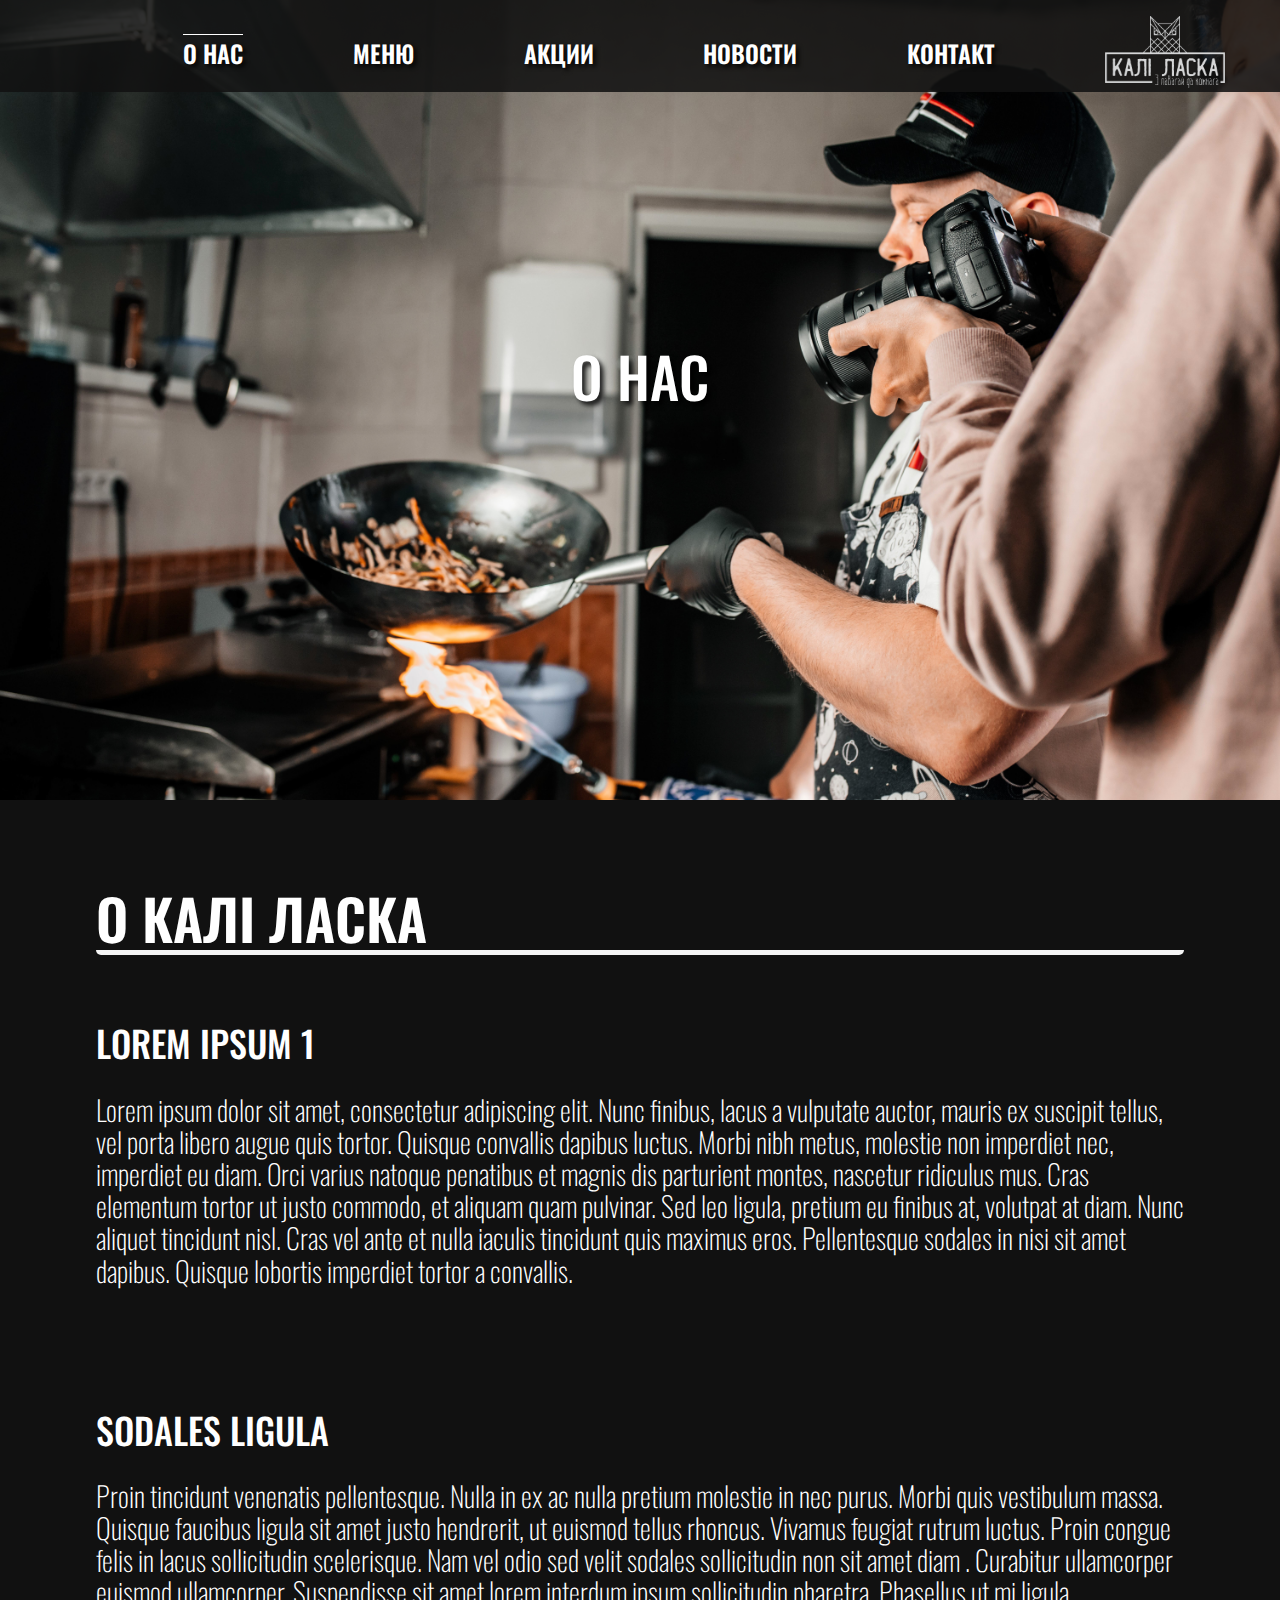
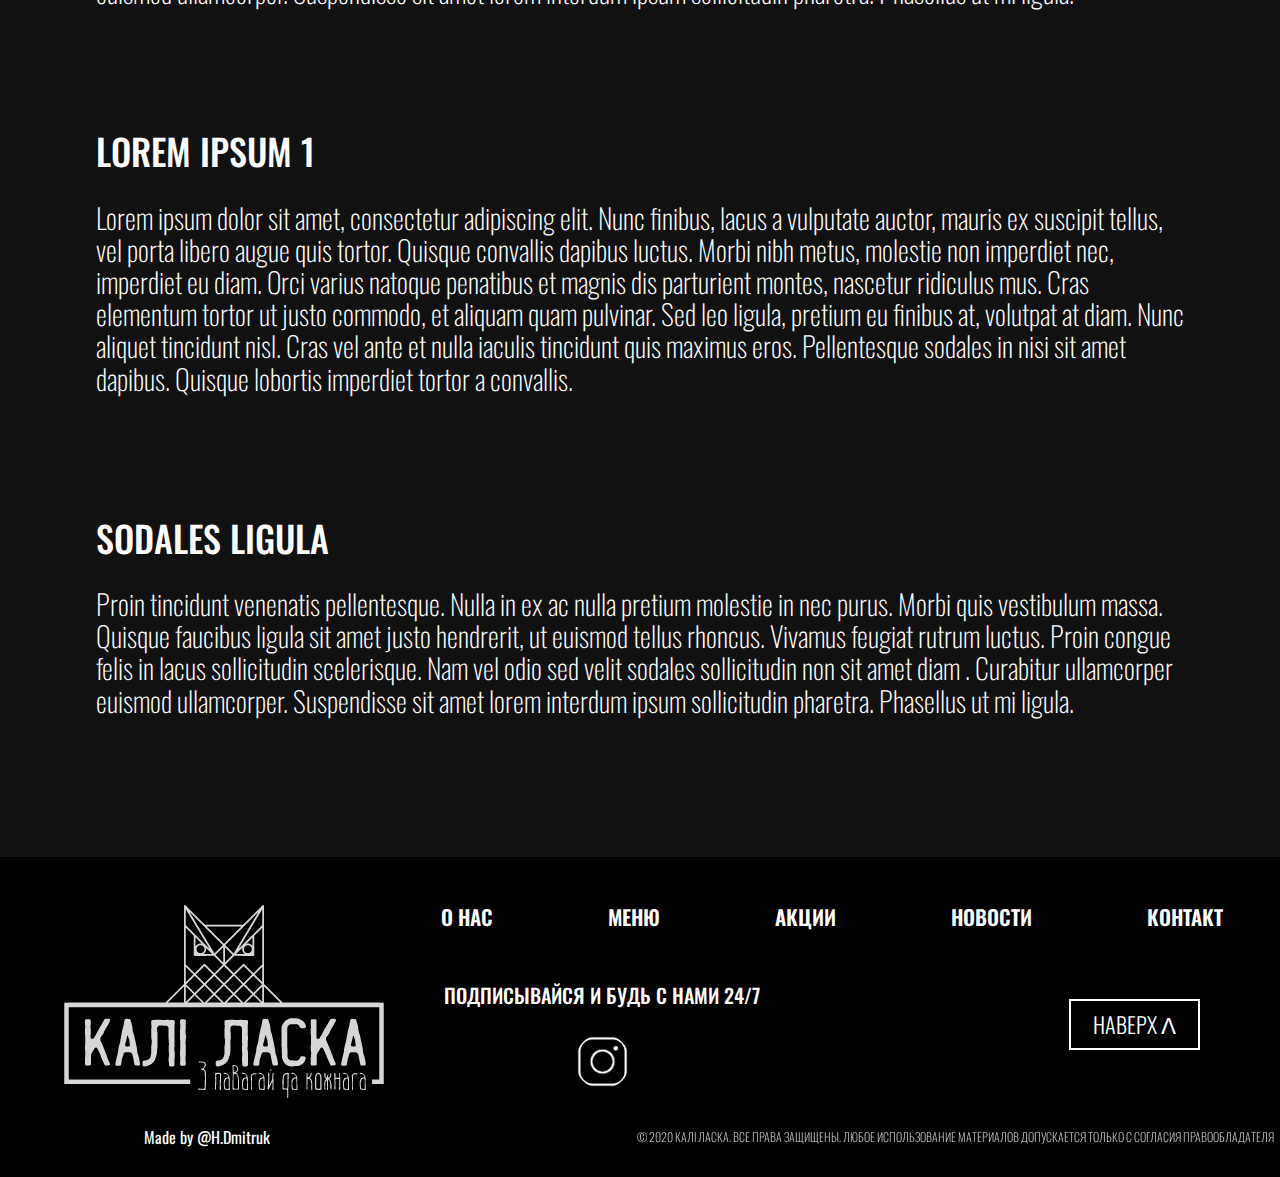
<file: about_us/about_us.html>
<!DOCTYPE html>
<html lang="ru">
<head>
    <meta name="author" content="Heorhi Dzmitruk">
    <meta charset="UTF-8">
    <meta name="viewport" content="width=device-width, initial-scale=1.0">
    <link rel="stylesheet" href="/node_modules/normalize.css/normalize.css">
    <link href="https://fonts.googleapis.com/css2?family=Oswald:wght@700&display=swap" rel="stylesheet">
    <link href="https://fonts.googleapis.com/css2?family=Oswald:wght@200&display=swap" rel="stylesheet">
    <link href="https://fonts.googleapis.com/css2?family=Oswald:wght@300&display=swap" rel="stylesheet">
    <link href="https://fonts.googleapis.com/css2?family=Oswald:wght@400&display=swap" rel="stylesheet">
    <link href="https://fonts.googleapis.com/css2?family=Oswald:wght@500&display=swap" rel="stylesheet">
    <link href="https://fonts.googleapis.com/css2?family=Oswald:wght@600&display=swap" rel="stylesheet">
    <script type="text/javascript" src="https://ajax.googleapis.com/ajax/libs/jquery/1.10.1/jquery.min.js"></script>
    <link rel="icon" type="ico" sizes="29x26" href="/makets/MAIN PAGE/ico.ico" />
    <link rel="stylesheet" href="/about_us/about_us.css">
    <title>Калi Ласка - О Нас</title>
</head>
<body>
    <header>
        <div class="menu-high-navbar">
            <ul class="navbar">
                <li><a class="actual-page" href="/about_us/about_us.html">О НАС</a></li>
                <li><a href="/menu/menu.html">МЕНЮ</a></li>
                <li><a href="/akcji/akcji.html">АКЦИИ</a></li>
                <li><a href="/news/news.html">НОВОСТИ</a></li>
                <li><a href="/contact/contact.html">КОНТАКТ</a></li>
                <li>
                    <a class="photo-href" href="/index.html">
                        <img class="logo-invert kl-logo-ul" src="/makets/MAIN PAGE/logo_original-compressor.png">
                    </a>
                </li>
            </ul>
        </div>
        <span>О НАС</span>
    </header>

    <main>
        <h1>О КАЛI ЛАСКА</h1>
        <div class="about-us__text-container">
            <h2>LOREM IPSUM 1</h2>
            <p>
                Lorem ipsum dolor sit amet, consectetur adipiscing elit.
                Nunc finibus, lacus a vulputate auctor, mauris ex 
                suscipit tellus, vel porta libero augue quis tortor. 
                Quisque convallis dapibus luctus. Morbi nibh metus, 
                molestie non imperdiet nec, imperdiet eu diam. 
                Orci varius natoque penatibus et magnis dis parturient 
                montes, nascetur ridiculus mus. Cras elementum tortor 
                ut justo commodo, et aliquam quam pulvinar. Sed leo 
                ligula, pretium eu finibus at, volutpat at diam. Nunc 
                aliquet tincidunt nisl. Cras vel ante et nulla iaculis
                tincidunt quis maximus eros. Pellentesque sodales in
                nisi sit amet dapibus. Quisque lobortis imperdiet tortor
                a convallis.
            </p>
        </div>
        <div class="about-us__text-container">
            <h2>SODALES LIGULA</h2>
            <p>
                Proin tincidunt venenatis pellentesque.
                 Nulla in ex ac nulla pretium molestie 
                 in nec purus. Morbi quis vestibulum massa.
                  Quisque faucibus ligula sit amet justo 
                  hendrerit, ut euismod tellus rhoncus. Vivamus 
                  feugiat rutrum luctus. Proin congue felis in 
                  lacus sollicitudin scelerisque. Nam vel odio 
                  sed velit sodales sollicitudin non sit amet diam
                  . Curabitur ullamcorper euismod ullamcorper. 
                  Suspendisse sit amet lorem interdum ipsum 
                  sollicitudin pharetra. Phasellus ut mi 
                  ligula.
            </p>
        </div>
        <div class="about-us__text-container">
            <h2>LOREM IPSUM 1</h2>
            <p>
                Lorem ipsum dolor sit amet, consectetur adipiscing elit.
                Nunc finibus, lacus a vulputate auctor, mauris ex 
                suscipit tellus, vel porta libero augue quis tortor. 
                Quisque convallis dapibus luctus. Morbi nibh metus, 
                molestie non imperdiet nec, imperdiet eu diam. 
                Orci varius natoque penatibus et magnis dis parturient 
                montes, nascetur ridiculus mus. Cras elementum tortor 
                ut justo commodo, et aliquam quam pulvinar. Sed leo 
                ligula, pretium eu finibus at, volutpat at diam. Nunc 
                aliquet tincidunt nisl. Cras vel ante et nulla iaculis
                tincidunt quis maximus eros. Pellentesque sodales in
                nisi sit amet dapibus. Quisque lobortis imperdiet tortor
                a convallis.
            </p>
        </div>
        <div class="about-us__text-container">
            <h2>SODALES LIGULA</h2>
            <p>
                Proin tincidunt venenatis pellentesque.
                 Nulla in ex ac nulla pretium molestie 
                 in nec purus. Morbi quis vestibulum massa.
                  Quisque faucibus ligula sit amet justo 
                  hendrerit, ut euismod tellus rhoncus. Vivamus 
                  feugiat rutrum luctus. Proin congue felis in 
                  lacus sollicitudin scelerisque. Nam vel odio 
                  sed velit sodales sollicitudin non sit amet diam
                  . Curabitur ullamcorper euismod ullamcorper. 
                  Suspendisse sit amet lorem interdum ipsum 
                  sollicitudin pharetra. Phasellus ut mi 
                  ligula.
            </p>
        </div>
    </main>

    <footer>
        <img class="logo-invert kl-logo-footer" src="/makets/MAIN PAGE/logo_original-compressor.png">
        <ul class="navbar">
            <li><a href="/about_us/about_us.html">О НАС</a></li>
            <li><a href="/menu/menu.html">МЕНЮ</a></li>
            <li><a href="/akcji/akcji.html">АКЦИИ</a></li>
            <li><a href="/news/news.html">НОВОСТИ</a></li>
            <li><a href="/contact/contact.html">КОНТАКТ</a></li>
        </ul>
        <div class="footer-div-container">
            <div class="subscribe-div">
                <h4>ПОДПИСЫВАЙСЯ И БУДЬ С НАМИ 24/7</h4>
                <a class="button-insta" href="https://www.instagram.com/kalilaskakafe/" target="_blank">
                    <img  src="/makets/MAIN PAGE/instagram.png">
                </a>
            </div>
            <a href="#top">НАВЕРХ ᐱ</a>
        </div>
        <div class="footer-div-p-container">
            <p>Made by <a href="mailto:georgix@mail.ru?subject=Написание сайта:">@H.Dmitruk</a></p>
            <p> 
                &copy; 2020 КАЛI ЛАСКА. ВСЕ ПРАВА ЗАЩИЩЕНЫ. 
                ЛЮБОЕ ИСПОЛЬЗОВАНИЕ МАТЕРИАЛОВ ДОПУСКАЕТСЯ ТОЛЬКО
                С СОГЛАСИЯ ПРАВООБЛАДАТЕЛЯ
            </p>
        </div>
    </footer>
</body>
</html>
</file>
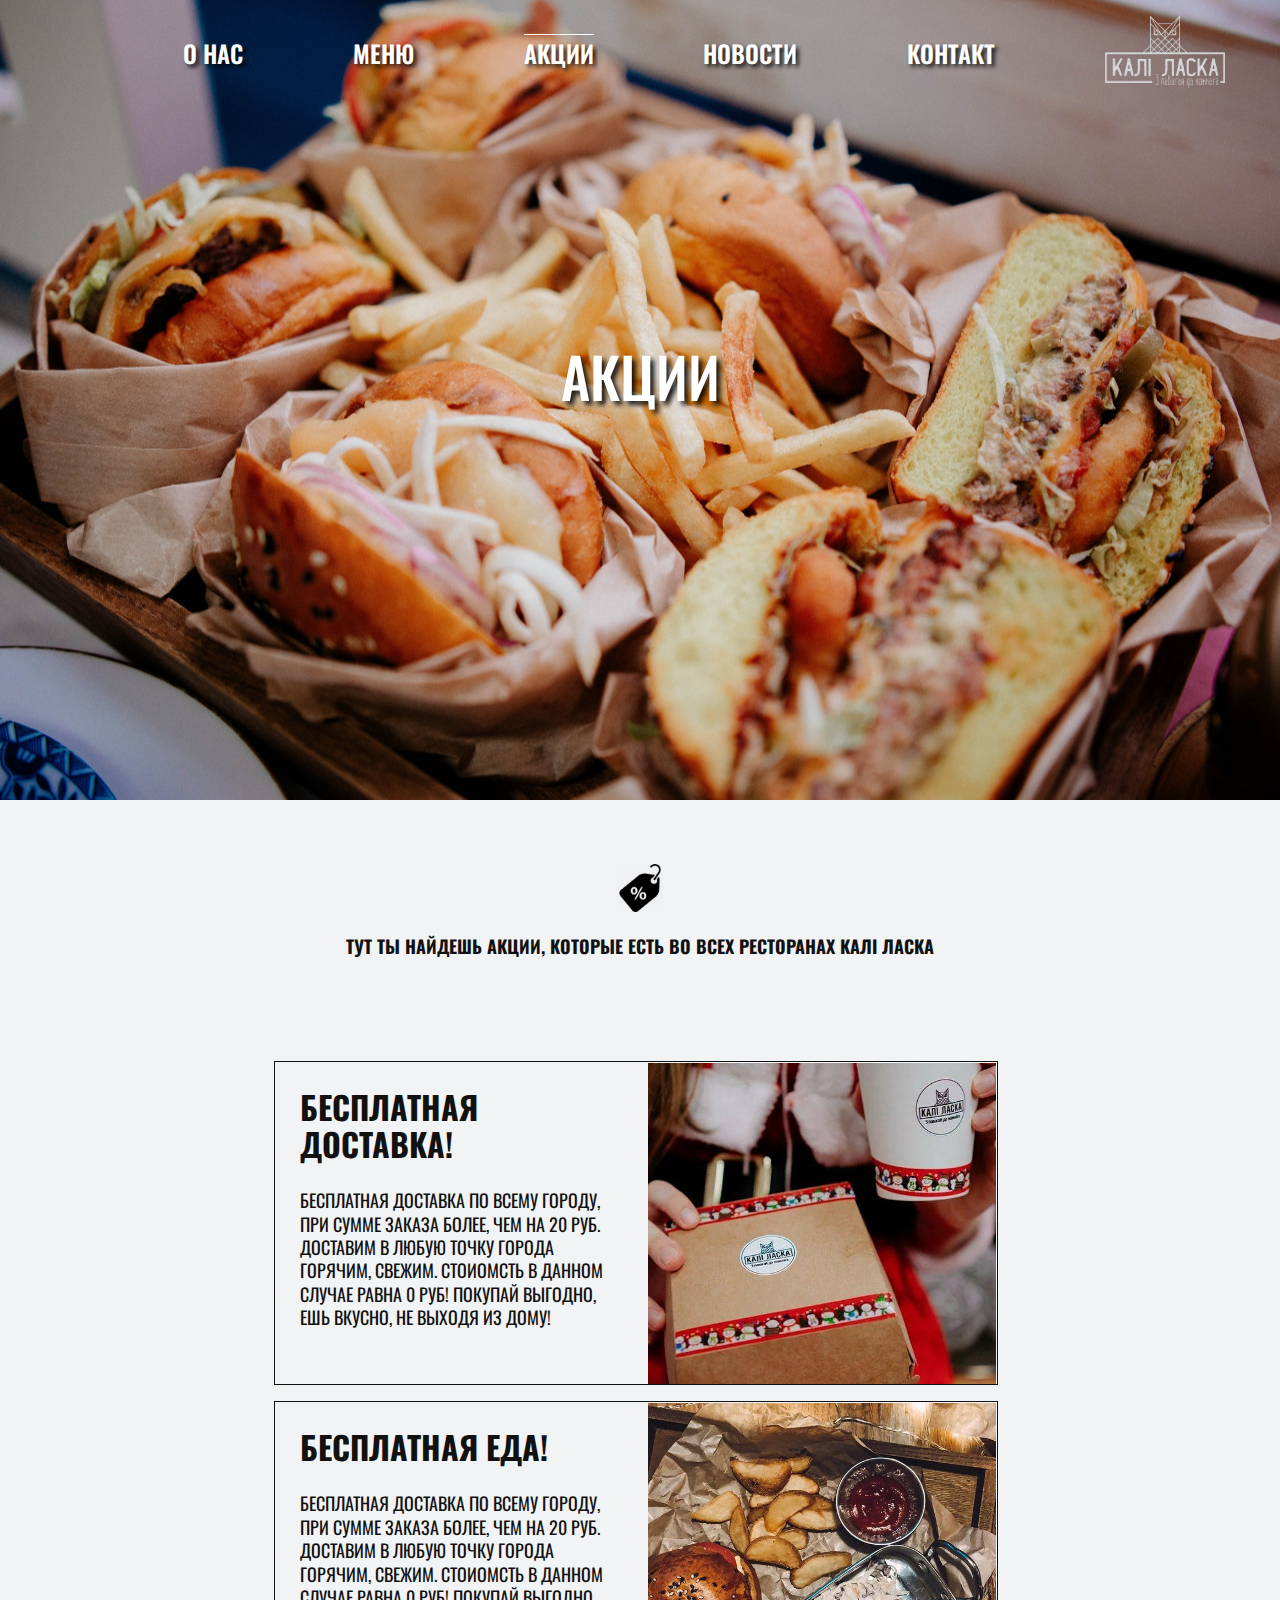
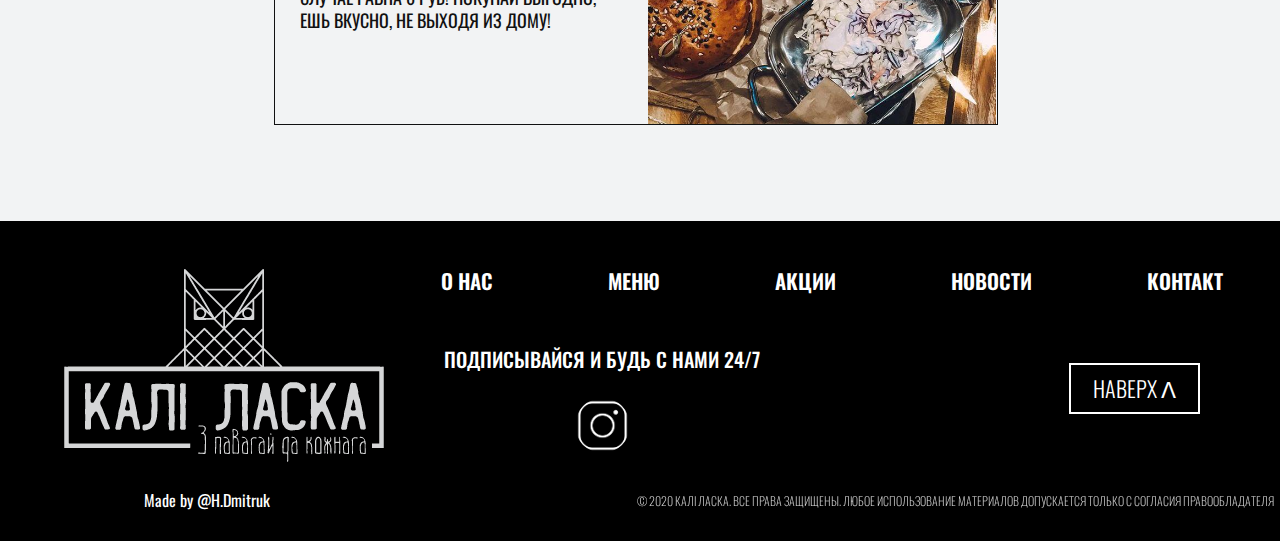
<file: akcji/akcji.html>
<!DOCTYPE html>
<html lang="ru">
<head>
    <meta name="author" content="Heorhi Dzmitruk">
    <meta charset="UTF-8">
    <meta name="viewport" content="width=device-width, initial-scale=1.0">
    <link rel="stylesheet" href="/node_modules/normalize.css/normalize.css">
    <link href="https://fonts.googleapis.com/css2?family=Oswald:wght@700&display=swap" rel="stylesheet">
    <link href="https://fonts.googleapis.com/css2?family=Oswald:wght@200&display=swap" rel="stylesheet">
    <link href="https://fonts.googleapis.com/css2?family=Oswald:wght@300&display=swap" rel="stylesheet">
    <link href="https://fonts.googleapis.com/css2?family=Oswald:wght@400&display=swap" rel="stylesheet">
    <link href="https://fonts.googleapis.com/css2?family=Oswald:wght@500&display=swap" rel="stylesheet">
    <link href="https://fonts.googleapis.com/css2?family=Oswald:wght@600&display=swap" rel="stylesheet">
    <script type="text/javascript" src="https://ajax.googleapis.com/ajax/libs/jquery/1.10.1/jquery.min.js"></script>
    <link rel="icon" type="ico" sizes="29x26" href="/makets/MAIN PAGE/ico.ico" />
    <link rel="stylesheet" href="/akcji/akcji.css">
    <title>Калi Ласка - Акции и Предложения</title>
</head>
<body>
    <header>
        <div class="menu-high-navbar">
            <ul class="navbar">
                <li><a href="/about_us/about_us.html">О НАС</a></li>
                <li><a href="/menu/menu.html">МЕНЮ</a></li>
                <li><a class="actual-page" href="/akcji/akcji.html">АКЦИИ</a></li> 
                <li><a href="/news/news.html">НОВОСТИ</a></li>
                <li><a href="/contact/contact.html">КОНТАКТ</a></li>
                <li>
                    <a class="photo-href" href="/index.html">
                        <img class="logo-invert kl-logo-ul" src="/makets/MAIN PAGE/logo_original-compressor.png">
                    </a>
                </li>
            </ul>
        </div>
        <span>АКЦИИ</span>
    </header>

    <main>
        <div class="main-head">
            <img src="/makets/PAGE AKCJI/sales-icon.webp" width="64px">
            <h4>ТУТ ТЫ НАЙДЕШЬ АКЦИИ, КОТОРЫЕ ЕСТЬ ВО ВСЕХ РЕСТОРАНАХ КАЛI ЛАСКА</h4>
        </div>
        <div class="for-news-container">
            <span class="news-topic ">
                <div class="text-container">
                    <h2 class="color-red">БЕСПЛАТНАЯ ДОСТАВКА!</h2>
                    <p>
                        БЕСПЛАТНАЯ ДОСТАВКА ПО ВСЕМУ ГОРОДУ, ПРИ СУММЕ 
                        ЗАКАЗА БОЛЕЕ, ЧЕМ НА 20 РУБ. ДОСТАВИМ В ЛЮБУЮ 
                        ТОЧКУ ГОРОДА ГОРЯЧИМ, СВЕЖИМ. СТОИОМСТЬ В ДАННОМ СЛУЧАЕ РАВНА 0 РУБ! 
                        ПОКУПАЙ ВЫГОДНО, ЕШЬ ВКУСНО, НЕ ВЫХОДЯ ИЗ ДОМУ!
                    </p>
                </div>

                <div class="news-photo one">  </div>
            </span>

            <span class="news-topic  direction-right">
                <div class="text-container">
                    <h2 class="color-red">БЕСПЛАТНАЯ ЕДА!</h2>
                    <p>
                        БЕСПЛАТНАЯ ДОСТАВКА ПО ВСЕМУ ГОРОДУ, ПРИ СУММЕ 
                        ЗАКАЗА БОЛЕЕ, ЧЕМ НА 20 РУБ. ДОСТАВИМ В ЛЮБУЮ 
                        ТОЧКУ ГОРОДА ГОРЯЧИМ, СВЕЖИМ. СТОИОМСТЬ В ДАННОМ СЛУЧАЕ РАВНА 0 РУБ! 
                        ПОКУПАЙ ВЫГОДНО, ЕШЬ ВКУСНО, НЕ ВЫХОДЯ ИЗ ДОМУ!
                    </p>
                </div>

                <div class="news-photo two">  </div>
            </span>
        </div>
    </main>

    <footer>
        <img class="logo-invert kl-logo-footer" src="/makets/MAIN PAGE/logo_original-compressor.png">
        <ul class="navbar">
                <li><a href="/about_us/about_us.html">О НАС</a></li>
                <li><a href="/menu/menu.html">МЕНЮ</a></li>
                <li><a href="/akcji/akcji.html">АКЦИИ</a></li> 
                <li><a href="/news/news.html">НОВОСТИ</a></li>
                <li><a href="/contact/contact.html">КОНТАКТ</a></li>
        </ul>
        <div class="footer-div-container">
            <div class="subscribe-div">
                <h4>ПОДПИСЫВАЙСЯ И БУДЬ С НАМИ 24/7</h4>
                <a class="button-insta" href="https://www.instagram.com/kalilaskakafe/" target="_blank">
                    <img  src="/makets/MAIN PAGE/instagram.png">
                </a>
            </div>
            <a href="#top">НАВЕРХ ᐱ</a>
        </div>
        <div class="footer-div-p-container">
            <p>Made by <a href="mailto:georgix@mail.ru?subject=Написание сайта:">@H.Dmitruk</a></p>
            <p> 
                &copy; 2020 КАЛI ЛАСКА. ВСЕ ПРАВА ЗАЩИЩЕНЫ. 
                ЛЮБОЕ ИСПОЛЬЗОВАНИЕ МАТЕРИАЛОВ ДОПУСКАЕТСЯ ТОЛЬКО
                С СОГЛАСИЯ ПРАВООБЛАДАТЕЛЯ
            </p>
        </div>
    </footer>
</body>
</html>
</file>
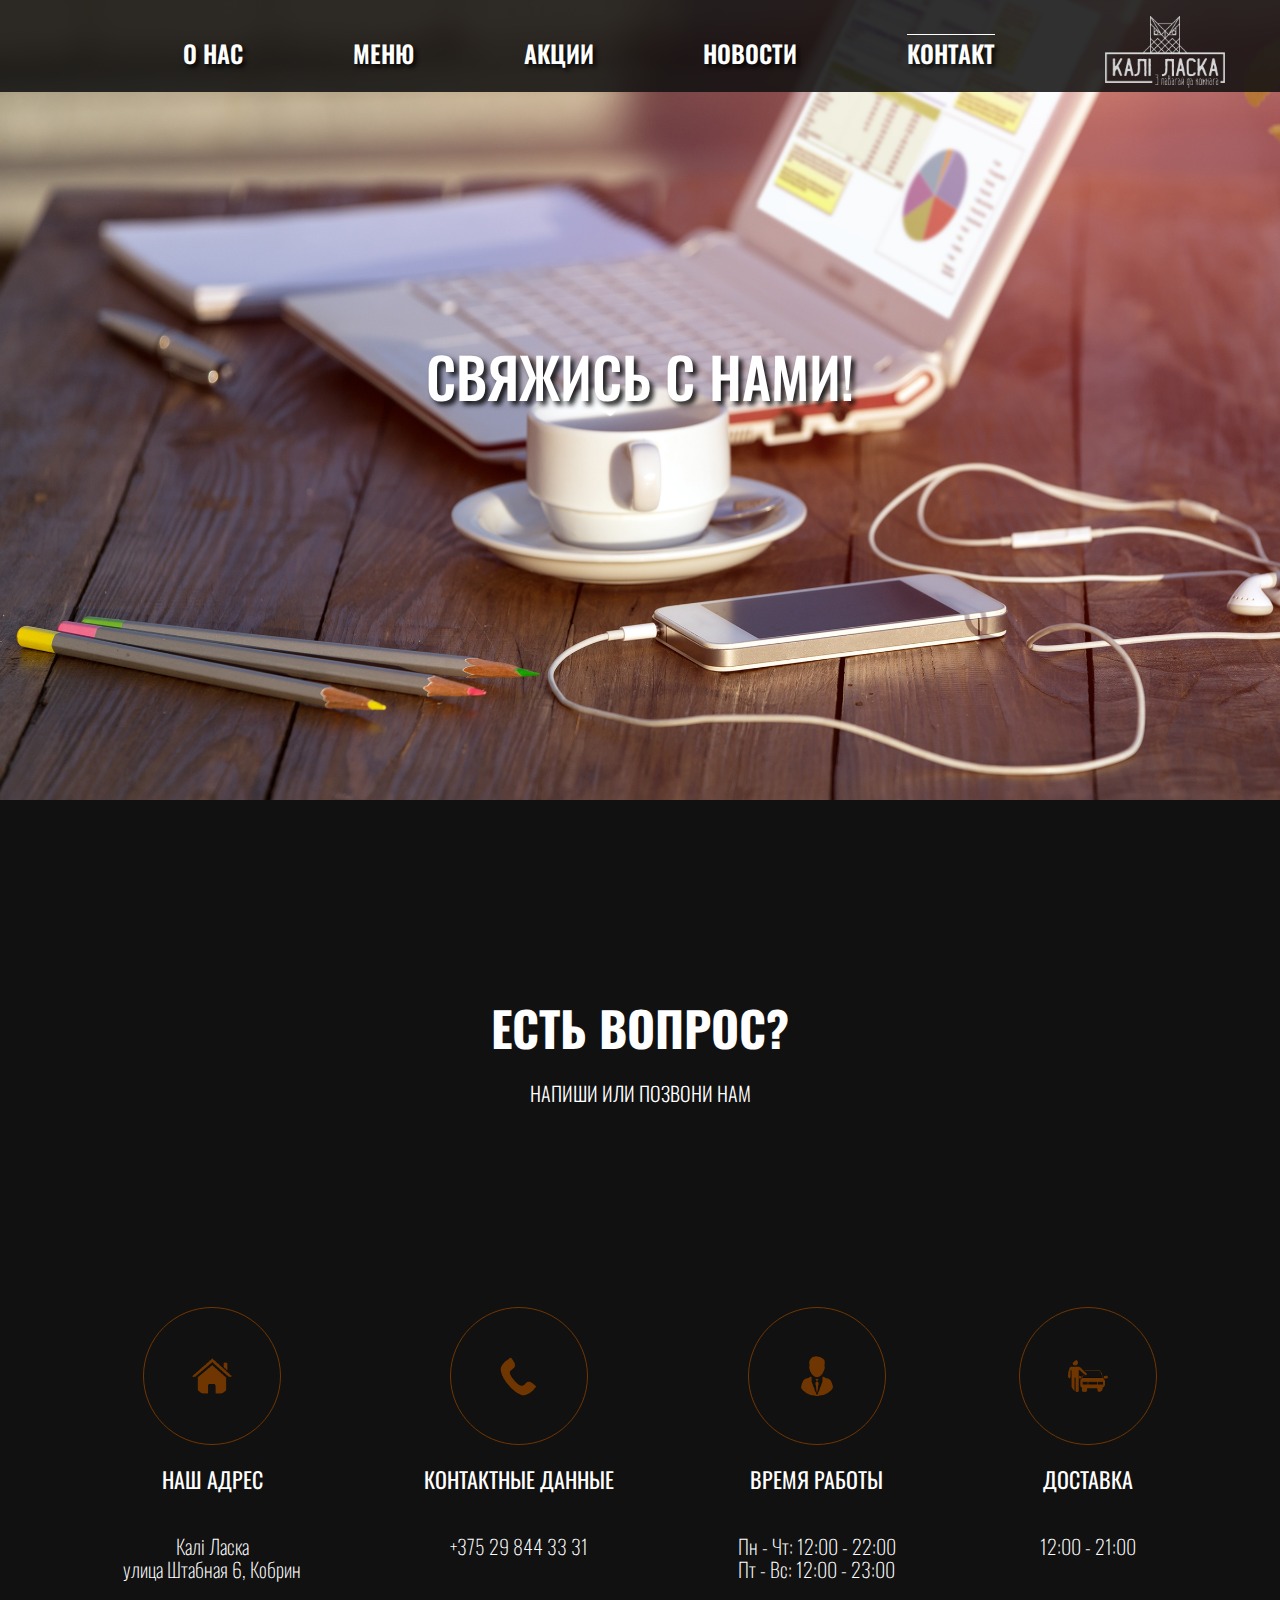
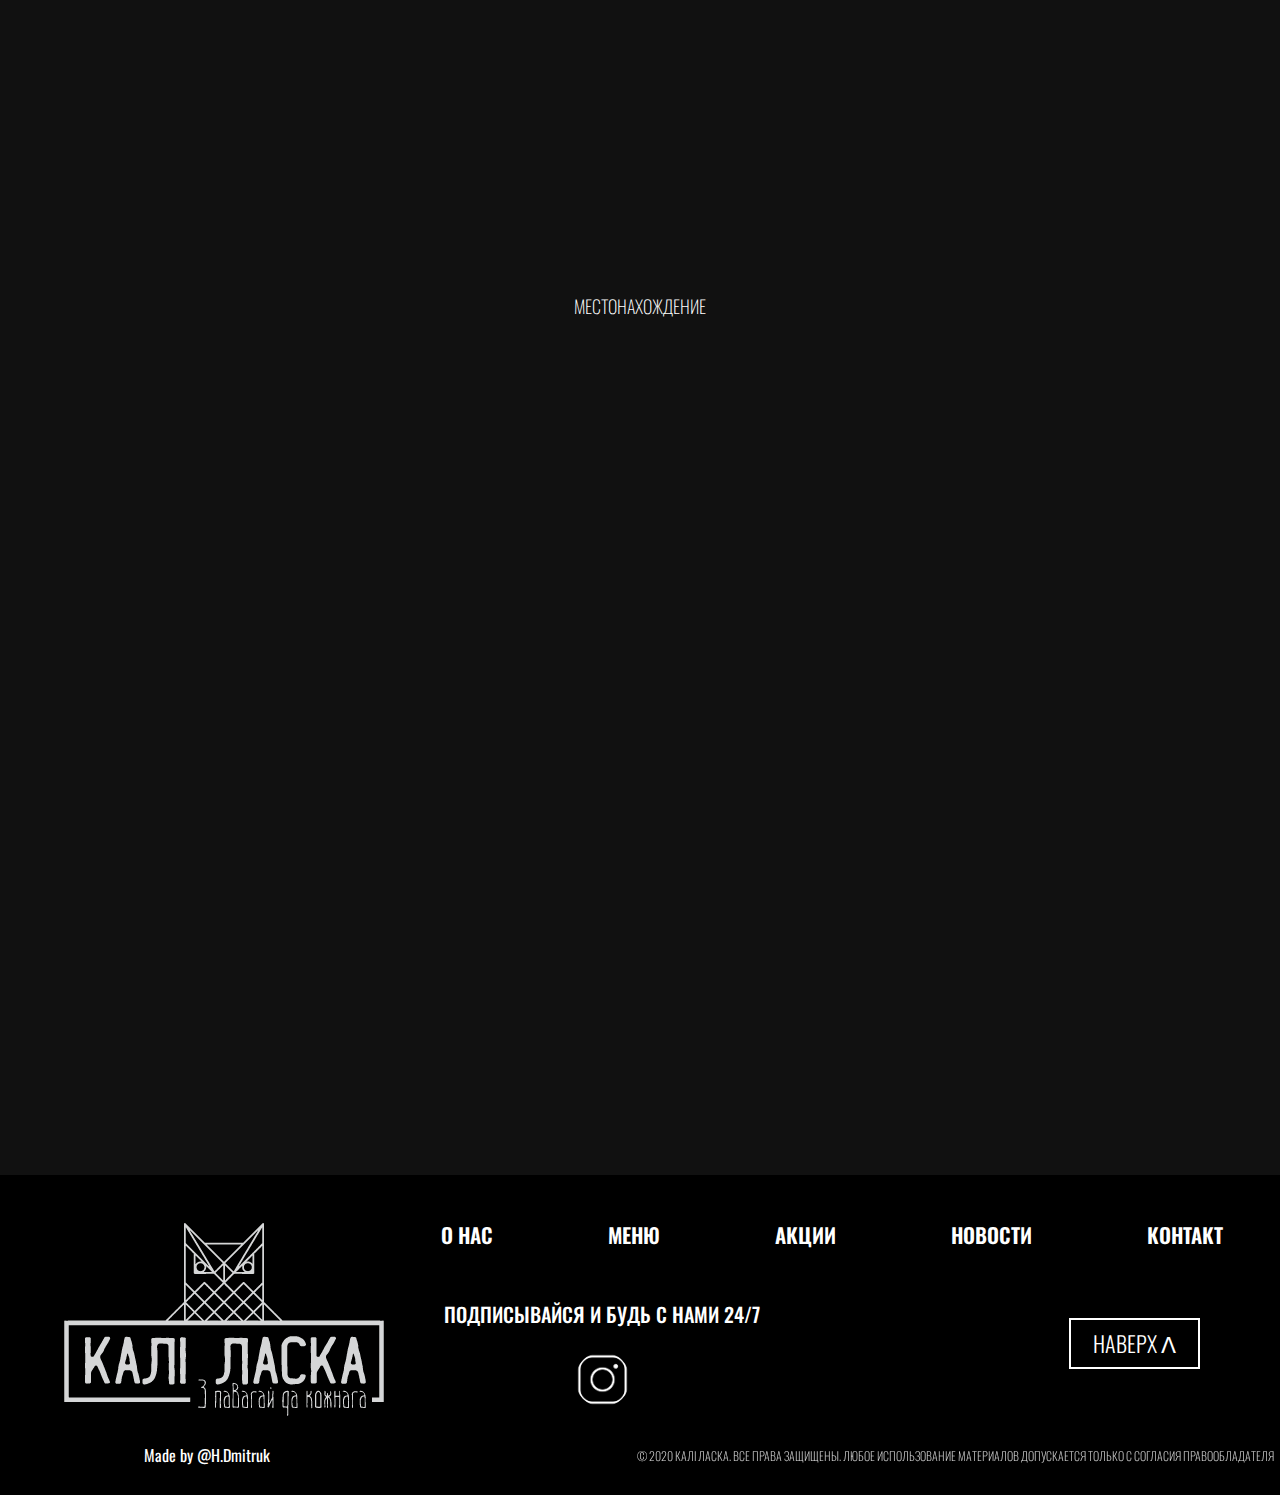
<file: contact/contact.html>
<!DOCTYPE html>
<html lang="ru">
<head>
    <meta name="author" content="Heorhi Dzmitruk">
    <meta charset="UTF-8">
    <meta name="viewport" content="width=device-width, initial-scale=1.0">
    <link rel="stylesheet" href="/node_modules/normalize.css/normalize.css">
    <link href="https://fonts.googleapis.com/css2?family=Oswald:wght@700&display=swap" rel="stylesheet">
    <link href="https://fonts.googleapis.com/css2?family=Oswald:wght@200&display=swap" rel="stylesheet">
    <link href="https://fonts.googleapis.com/css2?family=Oswald:wght@300&display=swap" rel="stylesheet">
    <link href="https://fonts.googleapis.com/css2?family=Oswald:wght@400&display=swap" rel="stylesheet">
    <link href="https://fonts.googleapis.com/css2?family=Oswald:wght@500&display=swap" rel="stylesheet">
    <link href="https://fonts.googleapis.com/css2?family=Oswald:wght@600&display=swap" rel="stylesheet">
    <script type="text/javascript" src="https://ajax.googleapis.com/ajax/libs/jquery/1.10.1/jquery.min.js"></script>
    <link rel="icon" type="ico" sizes="29x26" href="/makets/MAIN PAGE/ico.ico" />
    <link rel="stylesheet" href="/contact/contact.css">
    <title>Калi Ласка - Контакты</title>
</head>
<body>
    <header>
        <div class="menu-high-navbar">
            <ul class="navbar">
                <li><a href="/about_us/about_us.html">О НАС</a></li>
                <li><a href="/menu/menu.html">МЕНЮ</a></li>
                <li><a href="/akcji/akcji.html">АКЦИИ</a></li>
                <li><a href="/news/news.html">НОВОСТИ</a></li>
                <li><a class="actual-page" href="/contact/contact.html">КОНТАКТ</a></li>
                <li>
                    <a class="photo-href" href="/index.html">
                        <img class="logo-invert kl-logo-ul" src="/makets/MAIN PAGE/logo_original-compressor.png">
                    </a>
                </li>
            </ul>
        </div>
        <span>СВЯЖИСЬ С НАМИ!</span>
    </header>

    <main>
        <div class="div-question">
            <h2>ЕСТЬ ВОПРОС?</h2>
            <h4>НАПИШИ ИЛИ ПОЗВОНИ НАМ</h4>
        </div>
        
        <div class="contact-info-container">
            <div class="contact-info-section">
                <img src="/makets/CONTACT PAGE/home-page-orange.png" alt="">
                <h3>НАШ АДРЕС</h3>
                <p>
                    Калi Ласка <br/>
                    улица Штабная 6, Кобрин
                </p>
            </div>
            <div class="contact-info-section">
                <img src="/makets/CONTACT PAGE/phone-receiver-silhouette-orange.png" alt="">
                <h3>КОНТАКТНЫЕ ДАННЫЕ</h3>
                <p>
                    +375 29 844 33 31
                </p>
            </div>
            <div class="contact-info-section">
                <img src="/makets/CONTACT PAGE/man-in-suit-and-tie-orange.png" alt="">
                <h3>ВРЕМЯ РАБОТЫ</h3>
                <p>
                    Пн - Чт: 12:00 - 22:00 <br/>
                    Пт - Вс: 12:00 - 23:00
                </p>
            </div>
            <div class="contact-info-section">
                <img src="/makets/CONTACT PAGE/automobile-salesman-orange.png" alt="">
                <h3>ДОСТАВКА</h3>
                <p>
                    12:00 - 21:00
                </p>
            </div>
        </div>

        <div class="transperent-rule">
            Icons made by <a href="https://www.flaticon.com/authors/freepik" title="Freepik">
                Freepik
            </a> from 
            <a href="https://www.flaticon.com/" title="Flaticon"> 
                www.flaticon.com
            </a>
        </div>

        <div class="geolocation-container">
            <h4>МЕСТОНАХОЖДЕНИЕ</h4>
            <div class="contact-map">
                <iframe src="https://www.google.com/maps/embed?pb=!1m18!1m12!1m3!1d610.9191137579392!2d24.378733451535325!3d52.23109576115372!2m3!1f0!2f0!3f0!3m2!1i1024!2i768!4f13.1!3m3!1m2!1s0x0%3A0x8b4402a20976f609!2zItCa0LDQu2kg0JvQsNGB0LrQsCIg0JrQsNGE0LU!5e0!3m2!1sru!2sby!4v1592226760630!5m2!1sru!2sby" width="800" height="600" frameborder="0" style="border:0;" allowfullscreen="" aria-hidden="false" tabindex="0"></iframe>
            </div>
        </div>
    </main>

    <footer>
        <img class="logo-invert kl-logo-footer" src="/makets/MAIN PAGE/logo_original-compressor.png">
        <ul class="navbar">
            <li><a href="/about_us/about_us.html">О НАС</a></li>
            <li><a href="/menu/menu.html">МЕНЮ</a></li>
            <li><a href="/akcji/akcji.html">АКЦИИ</a></li>
            <li><a href="/news/news.html">НОВОСТИ</a></li>
            <li><a href="/contact/contact.html">КОНТАКТ</a></li>
        </ul>
        <div class="footer-div-container">
            <div class="subscribe-div">
                <h4>ПОДПИСЫВАЙСЯ И БУДЬ С НАМИ 24/7</h4>
                <a class="button-insta" href="https://www.instagram.com/kalilaskakafe/" target="_blank">
                    <img  src="/makets/MAIN PAGE/instagram.png">
                </a>
            </div>
            <a href="#top">НАВЕРХ ᐱ</a>
        </div>
        <div class="footer-div-p-container">
            <p>Made by <a href="mailto:georgix@mail.ru?subject=Написание сайта:">@H.Dmitruk</a></p>
            <p> 
                &copy; 2020 КАЛI ЛАСКА. ВСЕ ПРАВА ЗАЩИЩЕНЫ. 
                ЛЮБОЕ ИСПОЛЬЗОВАНИЕ МАТЕРИАЛОВ ДОПУСКАЕТСЯ ТОЛЬКО
                С СОГЛАСИЯ ПРАВООБЛАДАТЕЛЯ
            </p>
        </div>
    </footer>
</body>
</html>
</file>
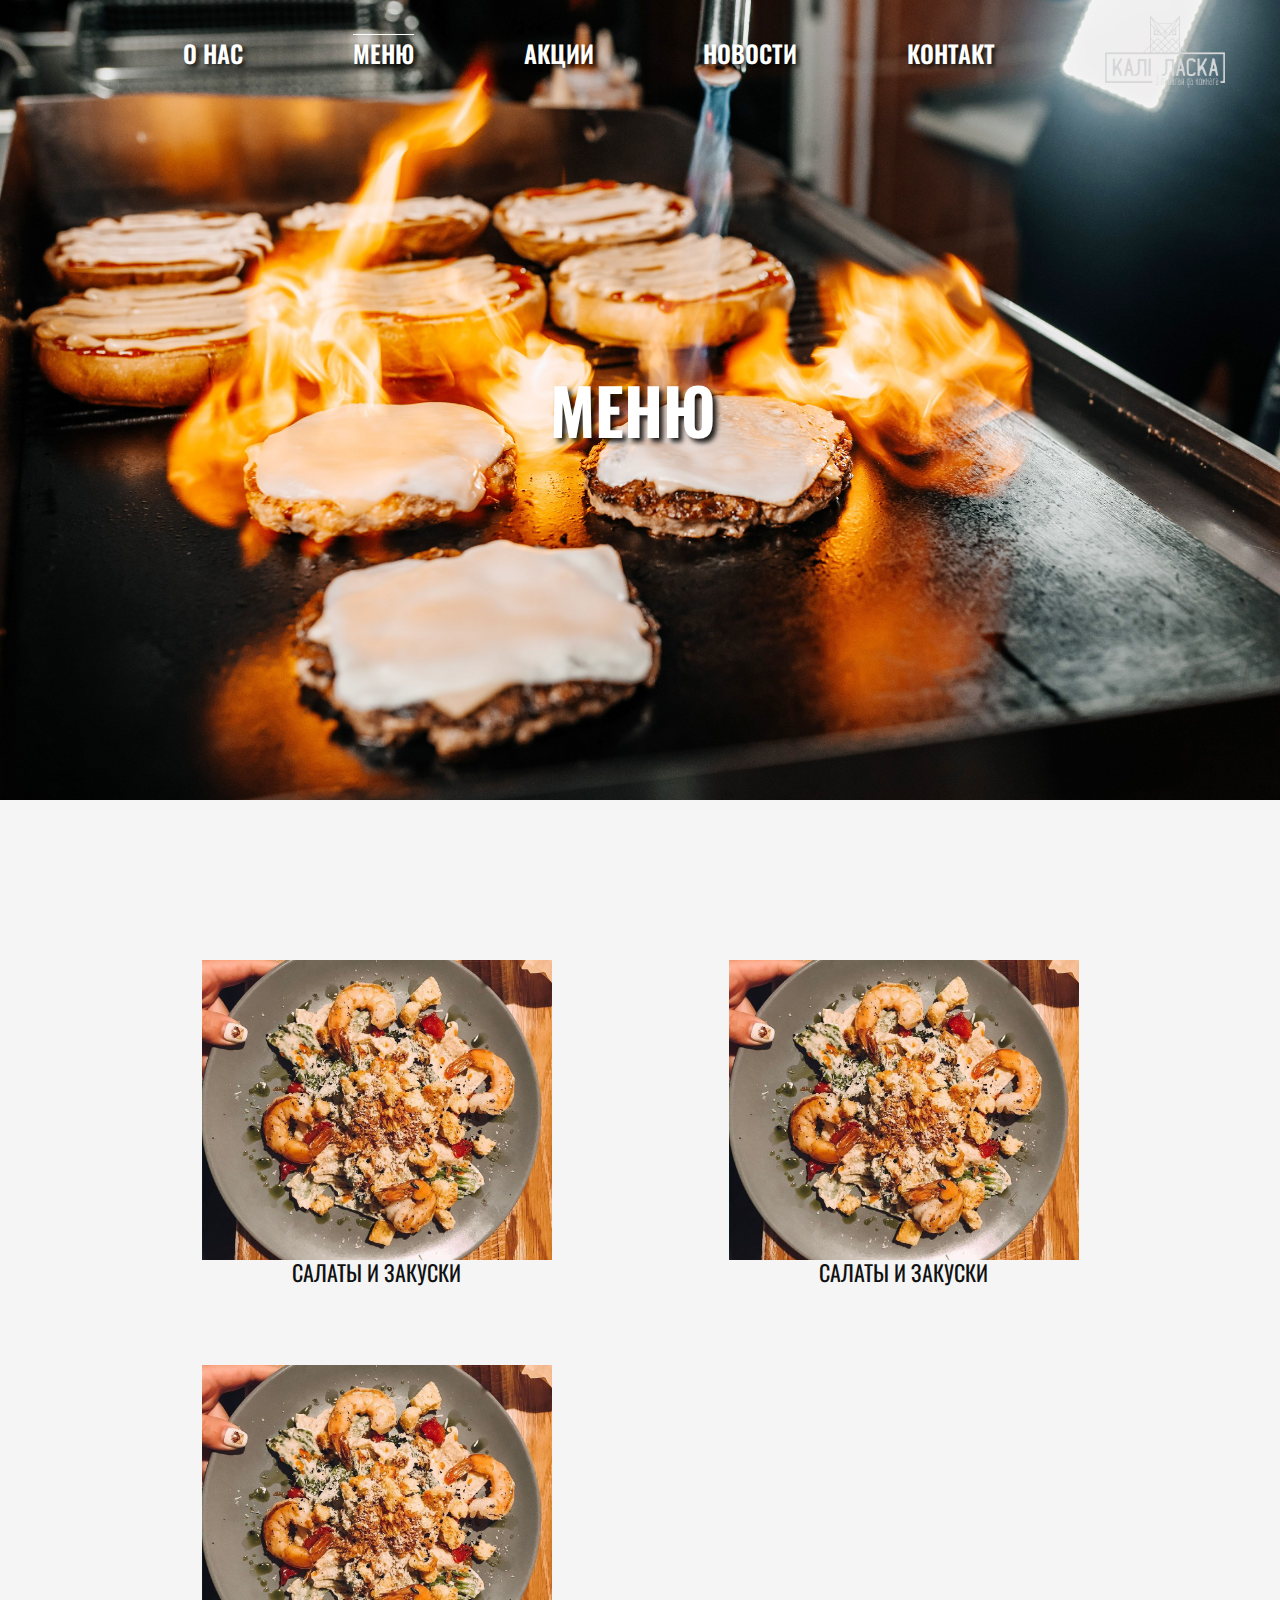
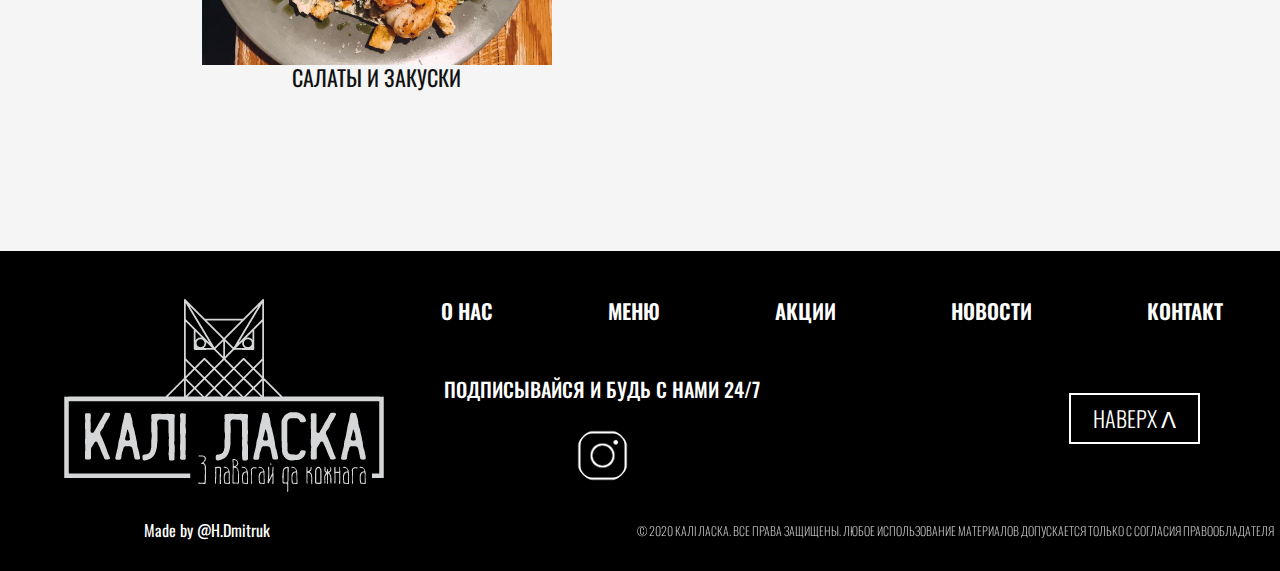
<file: menu/menu.html>
<!DOCTYPE html>
<html lang="ru">
<head>
    <meta name="author" content="Heorhi Dzmitruk">
    <meta charset="UTF-8">
    <meta name="viewport" content="width=device-width, initial-scale=1.0">
    <link rel="stylesheet" href="/node_modules/normalize.css/normalize.css">
    <link href="https://fonts.googleapis.com/css2?family=Oswald:wght@700&display=swap" rel="stylesheet">
    <link href="https://fonts.googleapis.com/css2?family=Oswald:wght@200&display=swap" rel="stylesheet">
    <link href="https://fonts.googleapis.com/css2?family=Oswald:wght@300&display=swap" rel="stylesheet">
    <link href="https://fonts.googleapis.com/css2?family=Oswald:wght@400&display=swap" rel="stylesheet">
    <link href="https://fonts.googleapis.com/css2?family=Oswald:wght@500&display=swap" rel="stylesheet">
    <link href="https://fonts.googleapis.com/css2?family=Oswald:wght@600&display=swap" rel="stylesheet">
    <script type="text/javascript" src="https://ajax.googleapis.com/ajax/libs/jquery/1.10.1/jquery.min.js"></script>
    <link rel="icon" type="ico" sizes="29x26" href="/makets/MAIN PAGE/ico.ico" />
    <link rel="stylesheet" href="/menu/menu.css">
    <title>Калi Ласка - Меню</title>
</head>
<body>
    <header>
        <div class="menu-high-navbar">
            <ul class="navbar">
                <li><a href="/about_us/about_us.html">О НАС</a></li>
                <li><a class="actual-page" href="/menu/menu.html">МЕНЮ</a></li>
                <li><a href="/akcji/akcji.html">АКЦИИ</a></li>
                <li><a href="/news/news.html">НОВОСТИ</a></li>
                <li><a href="/contact/contact.html">КОНТАКТ</a></li>
                <li>
                    <a class="photo-href" href="/index.html">
                        <img class="logo-invert kl-logo-ul" src="/makets/MAIN PAGE/logo_original-compressor.png">
                    </a>
                </li>
            </ul>
        </div>
        <h2>МЕНЮ</h2>
    </header>

    <main>
        <div class="menu-main-grid-container">
            <div class="grid--section">
                <a class="menu-main-grid-container--photo" href="/pages/menu_dish's_page/dishes.html">
                    <div class="food-photo"></div>
                </a>
                <a class="text-link" href="/pages/menu_dish's_page/dishes.html">
                    САЛАТЫ И ЗАКУСКИ
                </a>
            </div>
            <div class="grid--section">
                <a class="menu-main-grid-container--photo" href="/pages/menu_dish's_page/dishes.html">
                    <div class="food-photo"></div>
                </a>
                <a class="text-link" href="/pages/menu_dish's_page/dishes.html">
                    САЛАТЫ И ЗАКУСКИ
                </a>
            </div>
            <div class="grid--section">
                <a class="menu-main-grid-container--photo" href="/pages/menu_dish's_page/dishes.html">
                    <div class="food-photo"></div>
                </a>
                <a class="text-link" href="/pages/menu_dish's_page/dishes.html">
                    САЛАТЫ И ЗАКУСКИ
                </a>
            </div>
            
    </main>

    <footer>
        <img class="logo-invert kl-logo-footer" src="/makets/MAIN PAGE/logo_original-compressor.png">
        <ul class="navbar">
            <li><a href="/about_us/about_us.html">О НАС</a></li>
            <li><a href="/menu/menu.html">МЕНЮ</a></li>
            <li><a href="/akcji/akcji.html">АКЦИИ</a></li>
            <li><a href="/news/news.html">НОВОСТИ</a></li>
            <li><a href="/contact/contact.html">КОНТАКТ</a></li>
        </ul>
        <div class="footer-div-container">
            <div class="subscribe-div">
                <h4>ПОДПИСЫВАЙСЯ И БУДЬ С НАМИ 24/7</h4>
                <a class="button-insta" href="https://www.instagram.com/kalilaskakafe/" target="_blank">
                    <img  src="/makets/MAIN PAGE/instagram.png">
                </a>
            </div>
            <a href="#top">НАВЕРХ ᐱ</a>
        </div>
        <div class="footer-div-p-container">
            <p>Made by <a href="mailto:georgix@mail.ru?subject=Написание сайта:">@H.Dmitruk</a></p>
            <p> 
                &copy; 2020 КАЛI ЛАСКА. ВСЕ ПРАВА ЗАЩИЩЕНЫ. 
                ЛЮБОЕ ИСПОЛЬЗОВАНИЕ МАТЕРИАЛОВ ДОПУСКАЕТСЯ ТОЛЬКО
                С СОГЛАСИЯ ПРАВООБЛАДАТЕЛЯ
            </p>
        </div>
    </footer>

    <script src="moveingHeader.js"></script>
</body>
</html>
</file>
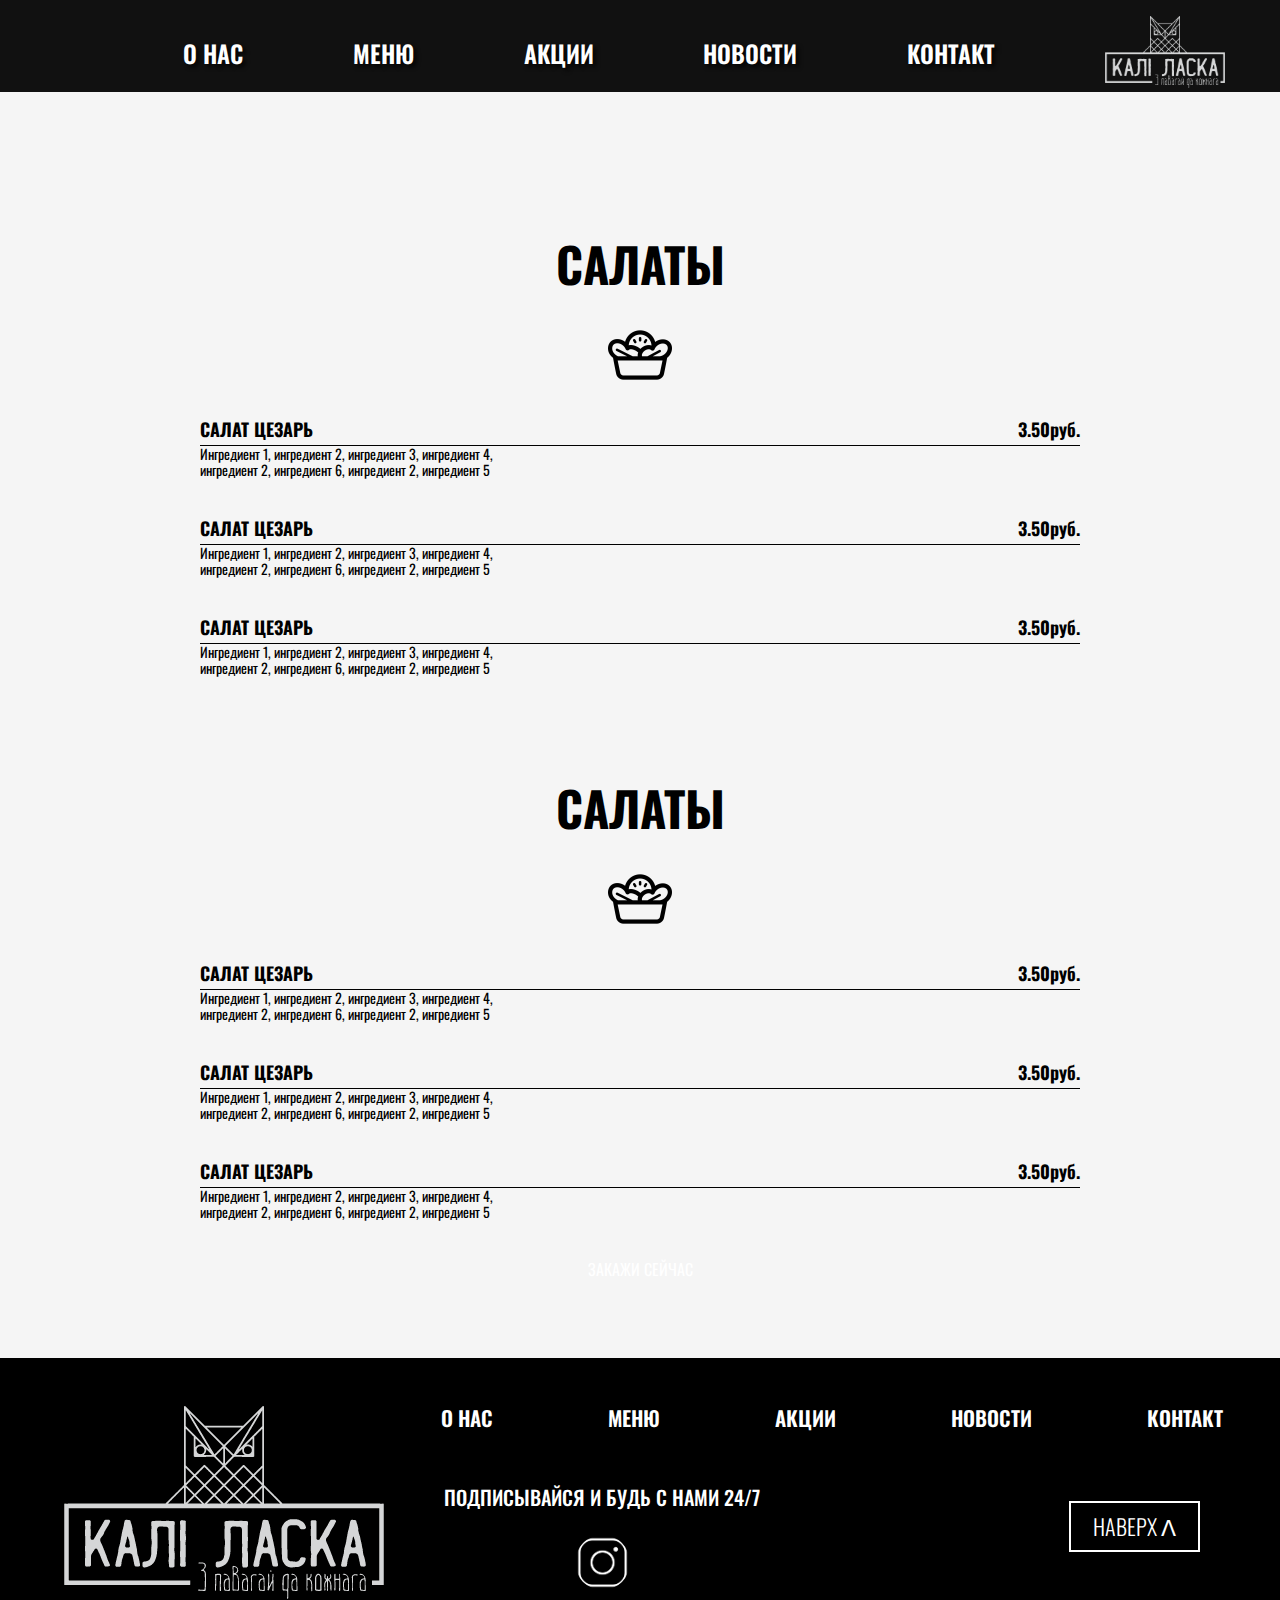
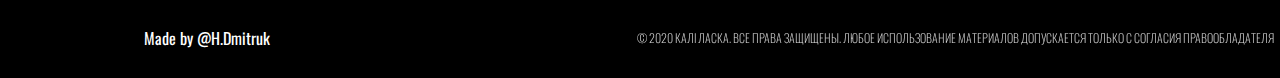
<file: menu_dishes/dishes.html>
<!DOCTYPE html>
<html lang="ru">
<head>
    <meta name="author" content="Heorhi Dzmitruk">
    <meta charset="UTF-8">
    <meta name="viewport" content="width=device-width, initial-scale=1.0">
    <link rel="stylesheet" href="/node_modules/normalize.css/normalize.css">
    
    <link href="https://fonts.googleapis.com/css2?family=Oswald:wght@700&display=swap" rel="stylesheet">
    <link href="https://fonts.googleapis.com/css2?family=Oswald:wght@200&display=swap" rel="stylesheet">
    <link href="https://fonts.googleapis.com/css2?family=Oswald:wght@300&display=swap" rel="stylesheet">
    <link href="https://fonts.googleapis.com/css2?family=Oswald:wght@400&display=swap" rel="stylesheet">
    <link href="https://fonts.googleapis.com/css2?family=Oswald:wght@500&display=swap" rel="stylesheet">
    <link href="https://fonts.googleapis.com/css2?family=Oswald:wght@600&display=swap" rel="stylesheet">
    <script type="text/javascript" src="https://ajax.googleapis.com/ajax/libs/jquery/1.10.1/jquery.min.js"></script>
    <link rel="icon" type="ico" sizes="29x26" href="/makets/MAIN PAGE/ico.ico" />
    <link rel="stylesheet" href="/menu_dishes/dishes.css">
    <title>Калi Ласка - Меню - Салаты</title>
</head>
<body>
    <header>
        <div class="menu-high-navbar">
            <ul class="navbar">
                <li><a href="/about_us/about_us.html">О НАС</a></li>
                <li><a href="/menu/menu.html">МЕНЮ</a></li>
                <li><a href="/akcji/akcji.html">АКЦИИ</a></li>
                <li><a href="/news/news.html">НОВОСТИ</a></li>
                <li><a href="/contact/contact.html">КОНТАКТ</a></li>
                <li>
                    <a class="photo-href" href="/index.html">
                        <img class="logo-invert kl-logo-ul" src="/makets/MAIN PAGE/logo_original-compressor.png">
                    </a>
                </li>
            </ul>
        </div>
    </header>

    <main>
        <div class="dishes-set">
            <h1>САЛАТЫ</h1>
            <img src="/makets/MENU PAGE/129288.png" alt="">

            <div class="set--section">
                <div class="dish-name">
                    <h4>САЛАТ ЦЕЗАРЬ</h4>
                    <h4>3.50руб.</h4>
                </div>
                <div class="dish-ingridients">
                    Ингредиент 1, ингредиент 2, ингредиент 3, ингредиент 4,
                    ингредиент 2, ингредиент 6, ингредиент 2, ингредиент 5
                </div>
            </div>
            <div class="set--section">
                <div class="dish-name">
                    <h4>САЛАТ ЦЕЗАРЬ</h4>
                    <h4>3.50руб.</h4>
                </div>
                <div class="dish-ingridients">
                    Ингредиент 1, ингредиент 2, ингредиент 3, ингредиент 4,
                    ингредиент 2, ингредиент 6, ингредиент 2, ингредиент 5
                </div>
            </div>
            <div class="set--section">
                <div class="dish-name">
                    <h4>САЛАТ ЦЕЗАРЬ</h4>
                    <h4>3.50руб.</h4>
                </div>
                <div class="dish-ingridients">
                    Ингредиент 1, ингредиент 2, ингредиент 3, ингредиент 4,
                    ингредиент 2, ингредиент 6, ингредиент 2, ингредиент 5
                </div>
            </div>

        </div>
            
        <div class="dishes-set">
            <h1>САЛАТЫ</h1>
            <img src="/makets/MENU PAGE/129288.png" alt="">

            <div class="set--section">
                <div class="dish-name">
                    <h4>САЛАТ ЦЕЗАРЬ</h4>
                    <h4>3.50руб.</h4>
                </div>
                <div class="dish-ingridients">
                    Ингредиент 1, ингредиент 2, ингредиент 3, ингредиент 4,
                    ингредиент 2, ингредиент 6, ингредиент 2, ингредиент 5
                </div>
            </div>
            <div class="set--section">
                <div class="dish-name">
                    <h4>САЛАТ ЦЕЗАРЬ</h4>
                    <h4>3.50руб.</h4>
                </div>
                <div class="dish-ingridients">
                    Ингредиент 1, ингредиент 2, ингредиент 3, ингредиент 4,
                    ингредиент 2, ингредиент 6, ингредиент 2, ингредиент 5
                </div>
            </div>
            <div class="set--section">
                <div class="dish-name">
                    <h4>САЛАТ ЦЕЗАРЬ</h4>
                    <h4>3.50руб.</h4>
                </div>
                <div class="dish-ingridients">
                    Ингредиент 1, ингредиент 2, ингредиент 3, ингредиент 4,
                    ингредиент 2, ингредиент 6, ингредиент 2, ингредиент 5
                </div>
            </div>
        </div>
        <a class="button-order" href="#">ЗАКАЖИ СЕЙЧАС</a>
    </main>

    <footer>
        <img class="logo-invert kl-logo-footer" src="/makets/MAIN PAGE/logo_original-compressor.png">
        <ul class="navbar">
            <li><a href="/about_us/about_us.html">О НАС</a></li>
            <li><a href="/menu/menu.html">МЕНЮ</a></li>
            <li><a href="/akcji/akcji.html">АКЦИИ</a></li>
            <li><a href="/news/news.html">НОВОСТИ</a></li>
            <li><a href="/contact/contact.html">КОНТАКТ</a></li>
        </ul>
        <div class="footer-div-container">
            <div class="subscribe-div">
                <h4>ПОДПИСЫВАЙСЯ И БУДЬ С НАМИ 24/7</h4>
                <a class="button-insta" href="https://www.instagram.com/kalilaskakafe/" target="_blank">
                    <img  src="/makets/MAIN PAGE/instagram.png">
                </a>
            </div>
            <a href="#top">НАВЕРХ ᐱ</a>
        </div>
        <div class="footer-div-p-container">
            <p>Made by <a href="mailto:georgix@mail.ru?subject=Написание сайта:">@H.Dmitruk</a></p>
            <p> 
                &copy; 2020 КАЛI ЛАСКА. ВСЕ ПРАВА ЗАЩИЩЕНЫ. 
                ЛЮБОЕ ИСПОЛЬЗОВАНИЕ МАТЕРИАЛОВ ДОПУСКАЕТСЯ ТОЛЬКО
                С СОГЛАСИЯ ПРАВООБЛАДАТЕЛЯ
            </p>
        </div>
    </footer>
</body>
</html>
</file>
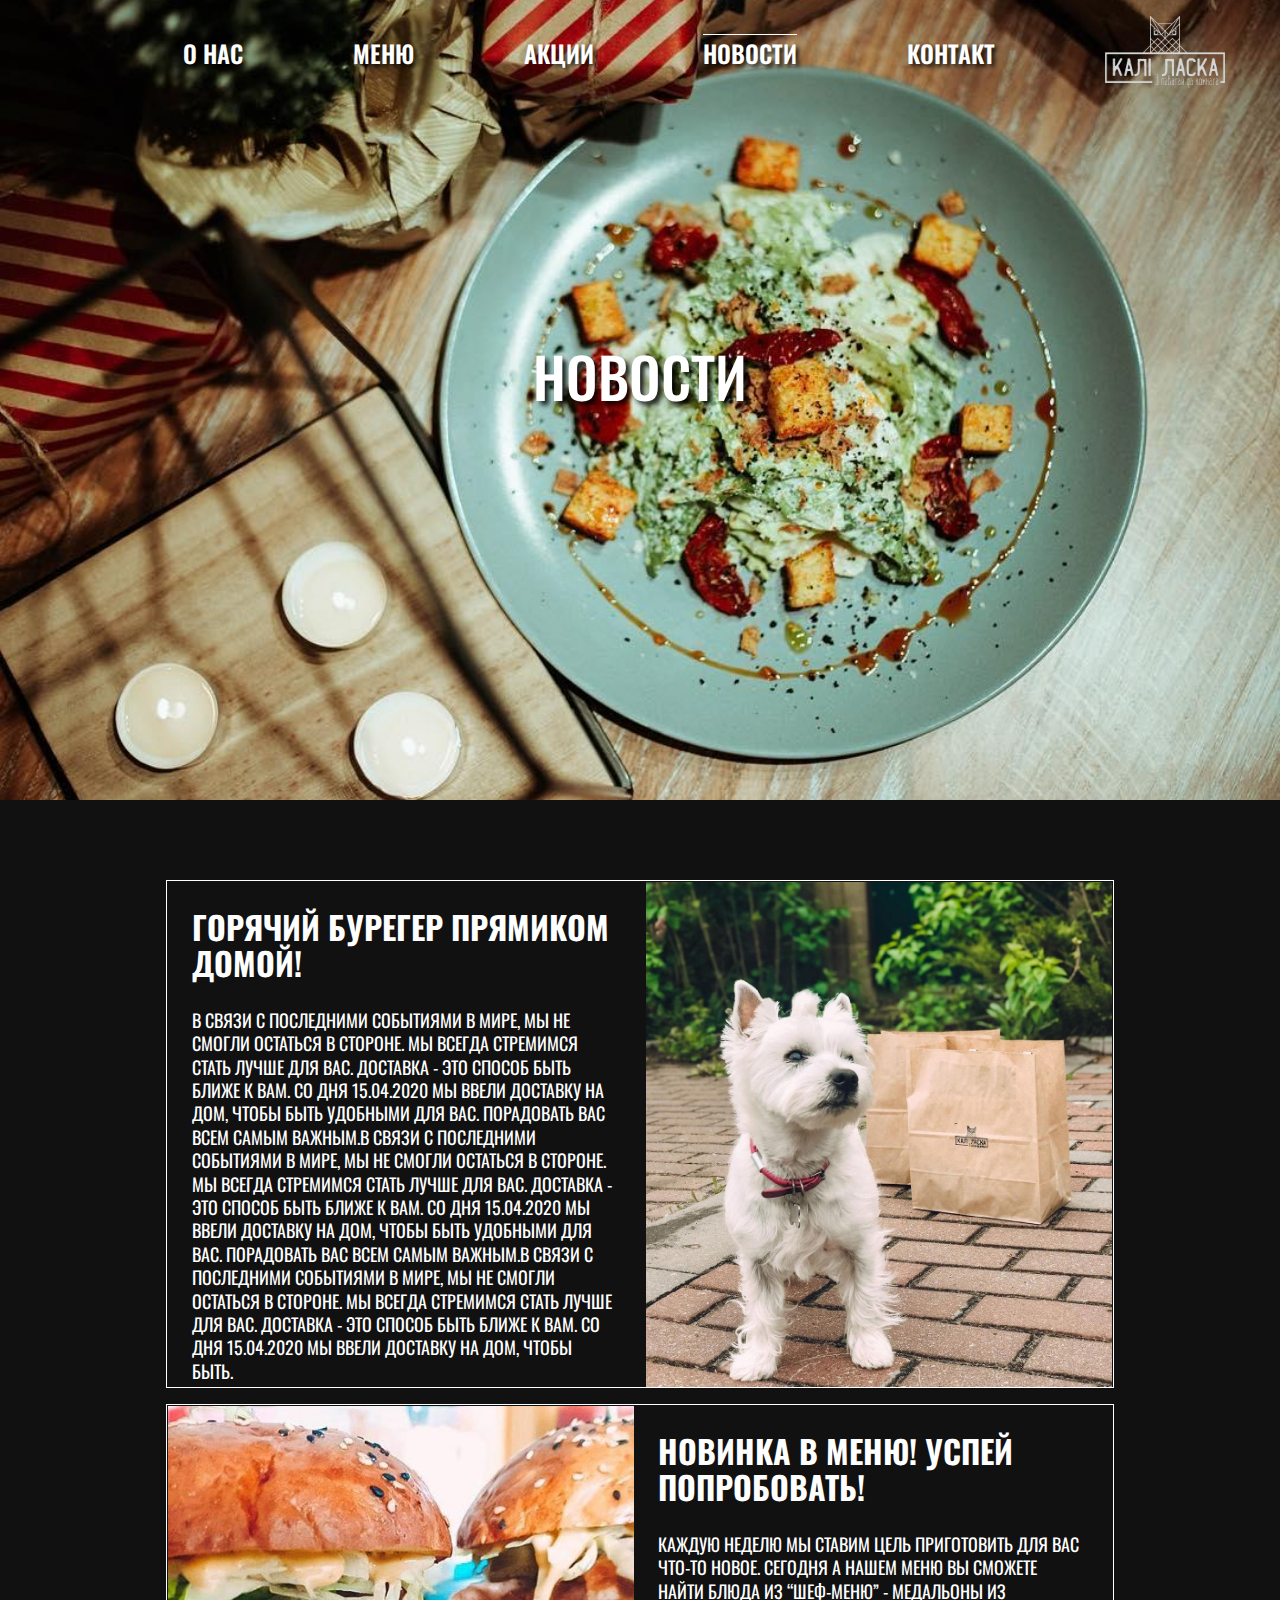
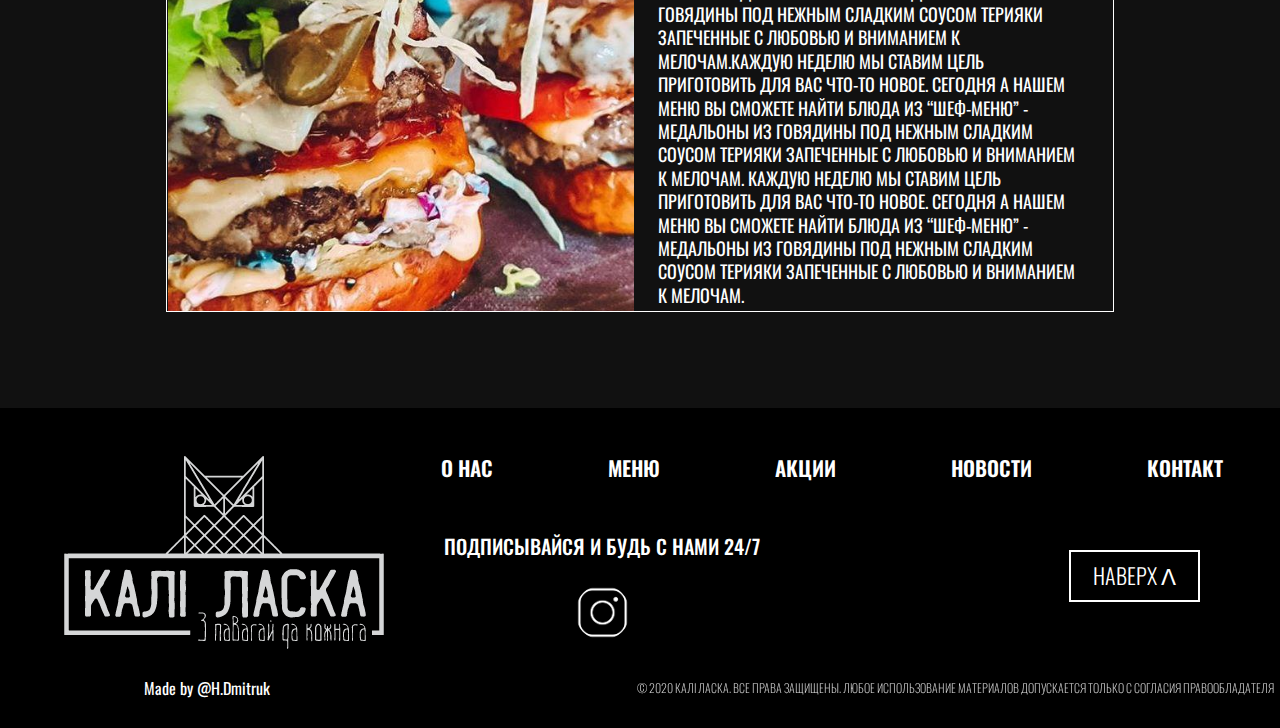
<file: news/news.html>
<!DOCTYPE html>
<html lang="ru">
<head>
    <meta name="author" content="Heorhi Dzmitruk">
    <meta charset="UTF-8">
    <meta name="viewport" content="width=device-width, initial-scale=1.0">
    <link rel="stylesheet" href="/node_modules/normalize.css/normalize.css">
    <link href="https://fonts.googleapis.com/css2?family=Oswald:wght@700&display=swap" rel="stylesheet">
    <link href="https://fonts.googleapis.com/css2?family=Oswald:wght@200&display=swap" rel="stylesheet">
    <link href="https://fonts.googleapis.com/css2?family=Oswald:wght@300&display=swap" rel="stylesheet">
    <link href="https://fonts.googleapis.com/css2?family=Oswald:wght@400&display=swap" rel="stylesheet">
    <link href="https://fonts.googleapis.com/css2?family=Oswald:wght@500&display=swap" rel="stylesheet">
    <link href="https://fonts.googleapis.com/css2?family=Oswald:wght@600&display=swap" rel="stylesheet">
    <script type="text/javascript" src="https://ajax.googleapis.com/ajax/libs/jquery/1.10.1/jquery.min.js"></script>
    <link rel="icon" type="ico" sizes="29x26" href="/makets/MAIN PAGE/ico.ico" />
    <link rel="stylesheet" href="/news/news.css">
    <title>Калi Ласка - Новости</title>
</head>
<body>
    <header>
        <div class="menu-high-navbar">
            <ul class="navbar">
                <li><a href="/about_us/about_us.html">О НАС</a></li>
                <li><a href="/menu/menu.html">МЕНЮ</a></li>
                <li><a href="/akcji/akcji.html">АКЦИИ</a></li>
                <li><a class="actual-page"href="/news/news.html">НОВОСТИ</a></li>
                <li><a href="/contact/contact.html">КОНТАКТ</a></li>
                <li>
                    <a class="photo-href" href="/index.html">
                        <img class="logo-invert kl-logo-ul" src="/makets/MAIN PAGE/logo_original-compressor.png">
                    </a>
                </li>
            </ul>
        </div>
        <span>НОВОСТИ</span>
    </header>

    <main>
        <div class="for-news-container">
            <span class="news-topic  ">
                <div class="text-container">
                    <h2>ГОРЯЧИЙ БУРЕГЕР ПРЯМИКОМ ДОМОЙ!</h2>
                    <p>
                        В СВЯЗИ С ПОСЛЕДНИМИ СОБЫТИЯМИ В МИРЕ, 
                        МЫ НЕ СМОГЛИ ОСТАТЬСЯ В СТОРОНЕ. МЫ ВСЕГДА
                        СТРЕМИМСЯ СТАТЬ ЛУЧШЕ ДЛЯ ВАС. ДОСТАВКА -
                        ЭТО СПОСОБ БЫТЬ БЛИЖЕ К ВАМ. СО ДНЯ 
                        15.04.2020 МЫ ВВЕЛИ ДОСТАВКУ НА ДОМ, 
                        ЧТОБЫ БЫТЬ УДОБНЫМИ ДЛЯ ВАС. ПОРАДОВАТЬ 
                        ВАС ВСЕМ САМЫМ ВАЖНЫМ.В СВЯЗИ С ПОСЛЕДНИМИ
                        СОБЫТИЯМИ В МИРЕ, МЫ НЕ СМОГЛИ ОСТАТЬСЯ В СТОРОНЕ.
                        МЫ ВСЕГДА СТРЕМИМСЯ СТАТЬ ЛУЧШЕ ДЛЯ ВАС. ДОСТАВКА 
                        - ЭТО СПОСОБ БЫТЬ БЛИЖЕ К ВАМ. СО ДНЯ 15.04.2020 МЫ
                        ВВЕЛИ ДОСТАВКУ НА ДОМ, ЧТОБЫ БЫТЬ УДОБНЫМИ ДЛЯ ВАС.
                        ПОРАДОВАТЬ ВАС ВСЕМ САМЫМ ВАЖНЫМ.В СВЯЗИ С ПОСЛЕДНИМИ
                        СОБЫТИЯМИ В МИРЕ, МЫ НЕ СМОГЛИ ОСТАТЬСЯ В СТОРОНЕ.
                        МЫ ВСЕГДА СТРЕМИМСЯ СТАТЬ ЛУЧШЕ ДЛЯ ВАС. ДОСТАВКА
                        - ЭТО СПОСОБ БЫТЬ БЛИЖЕ К ВАМ. СО ДНЯ 15.04.2020 
                        МЫ ВВЕЛИ ДОСТАВКУ НА ДОМ, ЧТОБЫ БЫТЬ.
                    </p>
                </div>
                <div class="news-photo one"></div>
            </span>
            <span class="news-topic  direction-right">
                <div class="text-container">
                    <h2>НОВИНКА В МЕНЮ! УСПЕЙ ПОПРОБОВАТЬ!</h2>
                    <p>
                        КАЖДУЮ НЕДЕЛЮ МЫ СТАВИМ ЦЕЛЬ ПРИГОТОВИТЬ ДЛЯ ВАС ЧТО-ТО НОВОЕ. 
                        СЕГОДНЯ А НАШЕМ МЕНЮ ВЫ СМОЖЕТЕ НАЙТИ БЛЮДА ИЗ “ШЕФ-МЕНЮ” - 
                        МЕДАЛЬОНЫ ИЗ ГОВЯДИНЫ ПОД НЕЖНЫМ СЛАДКИМ СОУСОМ ТЕРИЯКИ ЗАПЕЧЕННЫЕ 
                        С ЛЮБОВЬЮ И ВНИМАНИЕМ К МЕЛОЧАМ.КАЖДУЮ НЕДЕЛЮ МЫ СТАВИМ ЦЕЛЬ ПРИГОТОВИТЬ 
                        ДЛЯ ВАС ЧТО-ТО НОВОЕ. СЕГОДНЯ А НАШЕМ МЕНЮ ВЫ СМОЖЕТЕ НАЙТИ БЛЮДА ИЗ 
                        “ШЕФ-МЕНЮ” - МЕДАЛЬОНЫ ИЗ ГОВЯДИНЫ ПОД НЕЖНЫМ СЛАДКИМ СОУСОМ ТЕРИЯКИ 
                        ЗАПЕЧЕННЫЕ С ЛЮБОВЬЮ И ВНИМАНИЕМ К МЕЛОЧАМ. КАЖДУЮ НЕДЕЛЮ МЫ СТАВИМ 
                        ЦЕЛЬ ПРИГОТОВИТЬ ДЛЯ ВАС ЧТО-ТО НОВОЕ. СЕГОДНЯ А НАШЕМ МЕНЮ ВЫ СМОЖЕТЕ 
                        НАЙТИ БЛЮДА ИЗ “ШЕФ-МЕНЮ” - МЕДАЛЬОНЫ ИЗ ГОВЯДИНЫ ПОД НЕЖНЫМ СЛАДКИМ 
                        СОУСОМ ТЕРИЯКИ ЗАПЕЧЕННЫЕ С ЛЮБОВЬЮ И ВНИМАНИЕМ К МЕЛОЧАМ.
                    </p>
                </div>
                <div class="news-photo two"></div>
            </span>
        </div>
    </main>

    <footer>
        <img class="logo-invert kl-logo-footer" src="/makets/MAIN PAGE/logo_original-compressor.png">
        <ul class="navbar">
            <li><a href="/about_us/about_us.html">О НАС</a></li>
            <li><a href="/menu/menu.html">МЕНЮ</a></li>
            <li><a href="/akcji/akcji.html">АКЦИИ</a></li>
            <li><a href="/news/news.html">НОВОСТИ</a></li>
            <li><a href="/contact/contact.html">КОНТАКТ</a></li>
        </ul>
        <div class="footer-div-container">
            <div class="subscribe-div">
                <h4>ПОДПИСЫВАЙСЯ И БУДЬ С НАМИ 24/7</h4>
                <a class="button-insta" href="https://www.instagram.com/kalilaskakafe/" target="_blank">
                    <img  src="/makets/MAIN PAGE/instagram.png">
                </a>
            </div>
            <a href="#top">НАВЕРХ ᐱ</a>
        </div>
        <div class="footer-div-p-container">
            <p>Made by <a href="mailto:georgix@mail.ru?subject=Написание сайта:">@H.Dmitruk</a></p>
            <p> 
                &copy; 2020 КАЛI ЛАСКА. ВСЕ ПРАВА ЗАЩИЩЕНЫ. 
                ЛЮБОЕ ИСПОЛЬЗОВАНИЕ МАТЕРИАЛОВ ДОПУСКАЕТСЯ ТОЛЬКО
                С СОГЛАСИЯ ПРАВООБЛАДАТЕЛЯ
            </p>
        </div>
    </footer>
</body>
</html>
</file>
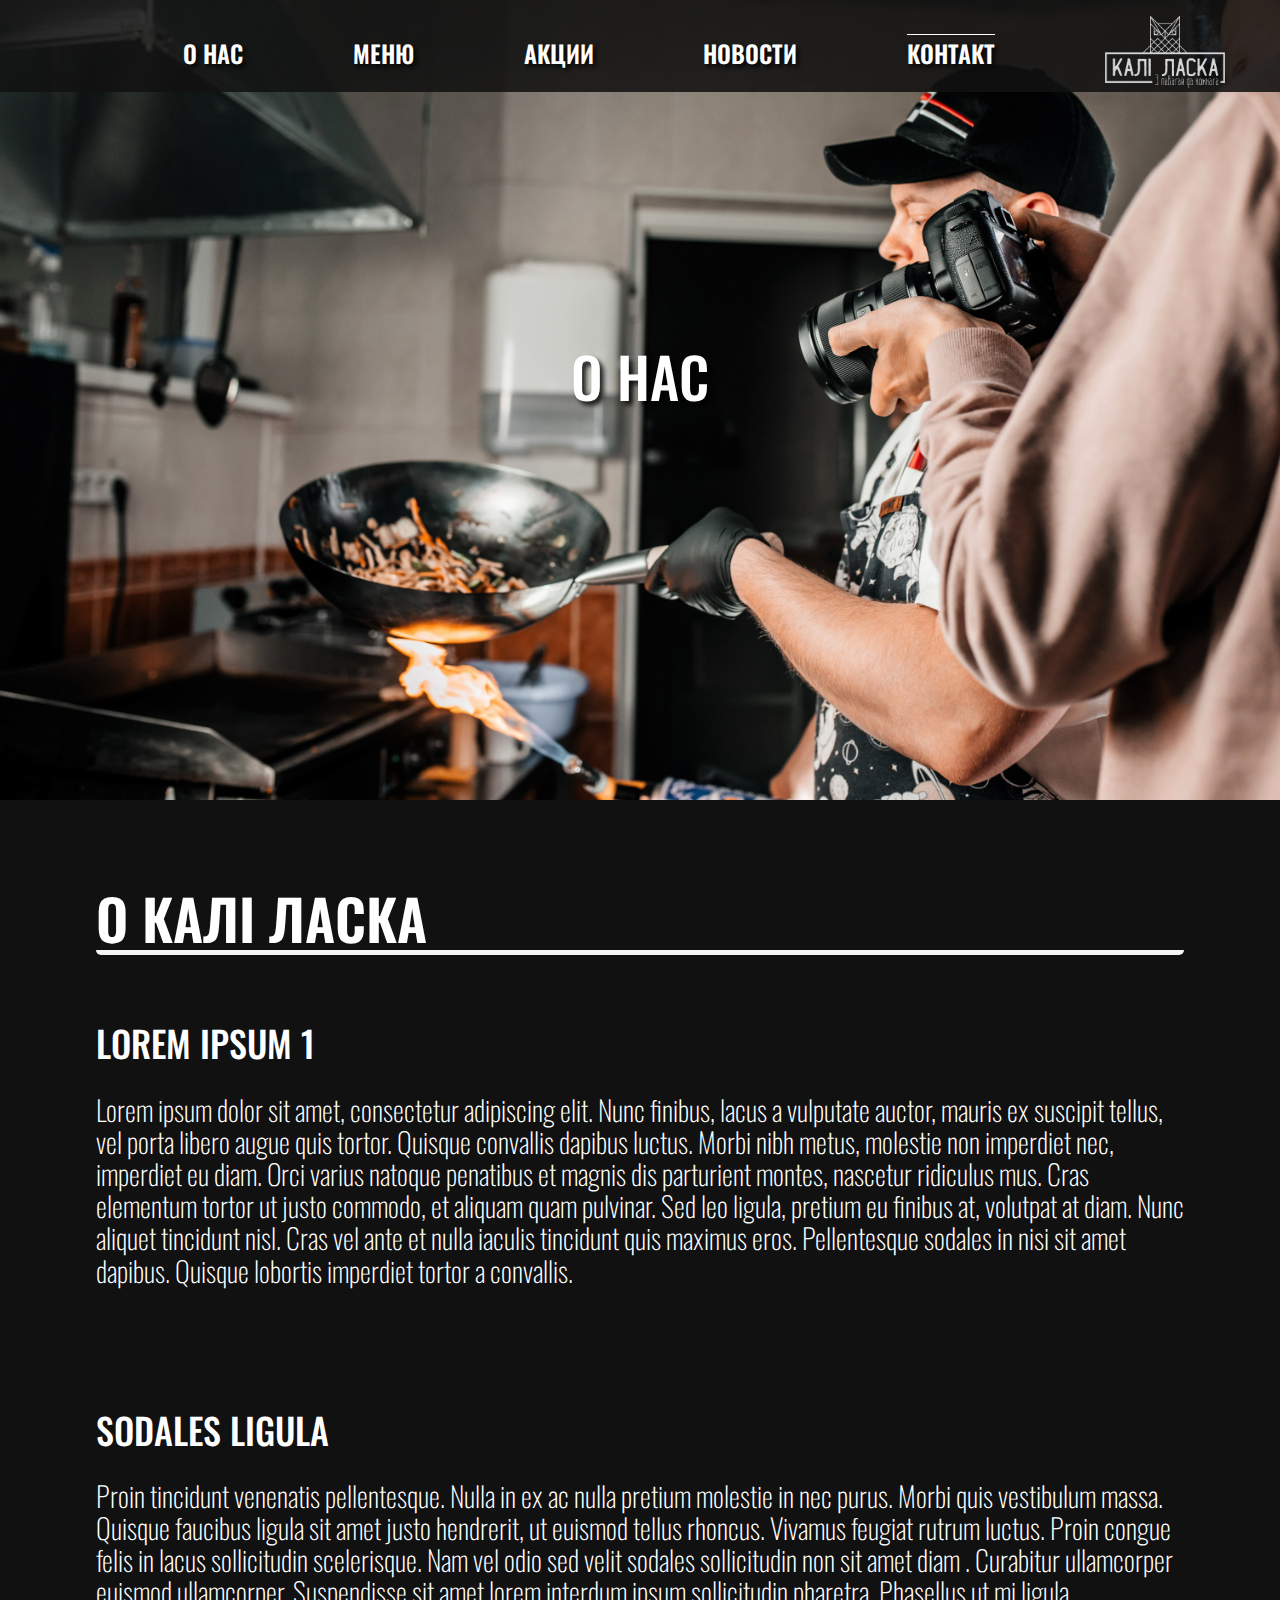
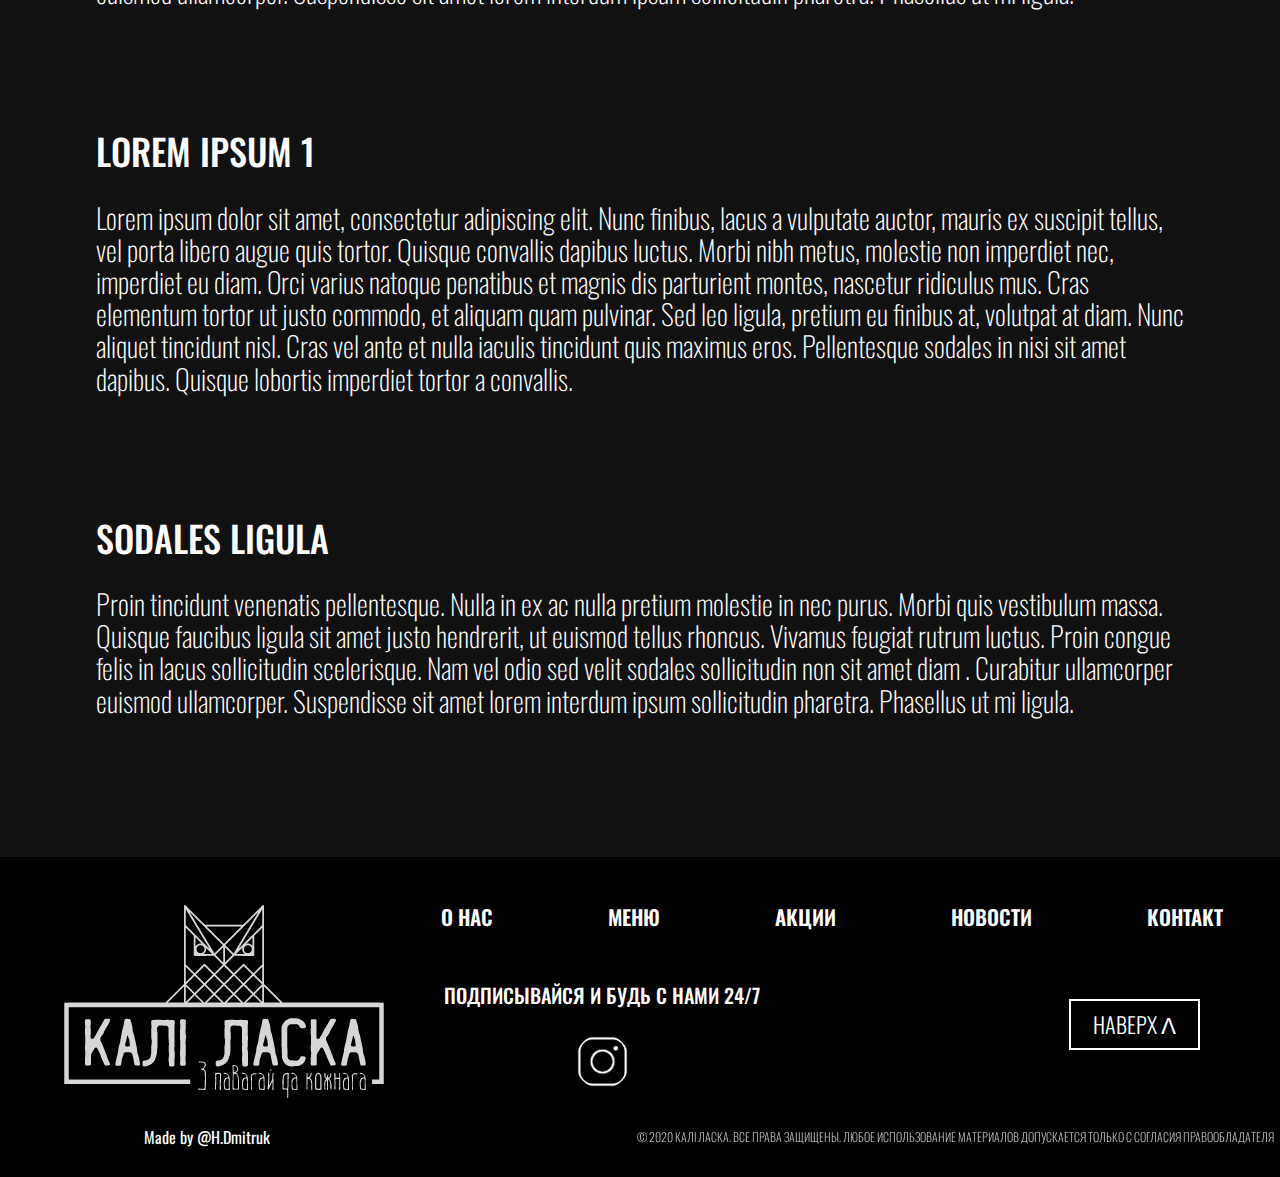
<file: pages/about_us_page/about_us.html>
<!DOCTYPE html>
<html lang="ru">
<head>
    <meta name="author" content="Heorhi Dzmitruk">
    <meta charset="UTF-8">
    <meta name="viewport" content="width=device-width, initial-scale=1.0">
    <link rel="stylesheet" href="/node_modules/normalize.css/normalize.css">
    <link href="https://fonts.googleapis.com/css2?family=Oswald:wght@700&display=swap" rel="stylesheet">
    <link href="https://fonts.googleapis.com/css2?family=Oswald:wght@200&display=swap" rel="stylesheet">
    <link href="https://fonts.googleapis.com/css2?family=Oswald:wght@300&display=swap" rel="stylesheet">
    <link href="https://fonts.googleapis.com/css2?family=Oswald:wght@400&display=swap" rel="stylesheet">
    <link href="https://fonts.googleapis.com/css2?family=Oswald:wght@500&display=swap" rel="stylesheet">
    <link href="https://fonts.googleapis.com/css2?family=Oswald:wght@600&display=swap" rel="stylesheet">
    <script type="text/javascript" src="https://ajax.googleapis.com/ajax/libs/jquery/1.10.1/jquery.min.js"></script>
    <link rel="icon" type="ico" sizes="29x26" href="/makets/MAIN PAGE/ico.ico" />
    <link rel="stylesheet" href="/pages/about_us_page/about_us.css">
    <title>Калi Ласка - О Нас</title>
</head>
<body>
    <header>
        <div class="menu-high-navbar">
            <ul class="navbar">
                <li><a href="/pages/about_us_page/about_us.html">О НАС</a></li>
                <li><a  href="/pages/menu_page/menu.html">МЕНЮ</a></li>
                <li><a href="/pages/akcji_page/akcji.html">АКЦИИ</a></li>
                <li><a href="/pages/news_page/news.html">НОВОСТИ</a></li>
                <li><a class="actual-page" href="/pages/contact_page/contact.html">КОНТАКТ</a></li>
                <li>
                    <a class="photo-href" href="/index.html">
                        <img class="logo-invert kl-logo-ul" src="/makets/MAIN PAGE/logo_original-compressor.png">
                    </a>
                </li>
            </ul>
        </div>
        <span>О НАС</span>
    </header>

    <main>
        <h1>О КАЛI ЛАСКА</h1>
        <div class="about-us__text-container">
            <h2>LOREM IPSUM 1</h2>
            <p>
                Lorem ipsum dolor sit amet, consectetur adipiscing elit.
                Nunc finibus, lacus a vulputate auctor, mauris ex 
                suscipit tellus, vel porta libero augue quis tortor. 
                Quisque convallis dapibus luctus. Morbi nibh metus, 
                molestie non imperdiet nec, imperdiet eu diam. 
                Orci varius natoque penatibus et magnis dis parturient 
                montes, nascetur ridiculus mus. Cras elementum tortor 
                ut justo commodo, et aliquam quam pulvinar. Sed leo 
                ligula, pretium eu finibus at, volutpat at diam. Nunc 
                aliquet tincidunt nisl. Cras vel ante et nulla iaculis
                tincidunt quis maximus eros. Pellentesque sodales in
                nisi sit amet dapibus. Quisque lobortis imperdiet tortor
                a convallis.
            </p>
        </div>
        <div class="about-us__text-container">
            <h2>SODALES LIGULA</h2>
            <p>
                Proin tincidunt venenatis pellentesque.
                 Nulla in ex ac nulla pretium molestie 
                 in nec purus. Morbi quis vestibulum massa.
                  Quisque faucibus ligula sit amet justo 
                  hendrerit, ut euismod tellus rhoncus. Vivamus 
                  feugiat rutrum luctus. Proin congue felis in 
                  lacus sollicitudin scelerisque. Nam vel odio 
                  sed velit sodales sollicitudin non sit amet diam
                  . Curabitur ullamcorper euismod ullamcorper. 
                  Suspendisse sit amet lorem interdum ipsum 
                  sollicitudin pharetra. Phasellus ut mi 
                  ligula.
            </p>
        </div>
        <div class="about-us__text-container">
            <h2>LOREM IPSUM 1</h2>
            <p>
                Lorem ipsum dolor sit amet, consectetur adipiscing elit.
                Nunc finibus, lacus a vulputate auctor, mauris ex 
                suscipit tellus, vel porta libero augue quis tortor. 
                Quisque convallis dapibus luctus. Morbi nibh metus, 
                molestie non imperdiet nec, imperdiet eu diam. 
                Orci varius natoque penatibus et magnis dis parturient 
                montes, nascetur ridiculus mus. Cras elementum tortor 
                ut justo commodo, et aliquam quam pulvinar. Sed leo 
                ligula, pretium eu finibus at, volutpat at diam. Nunc 
                aliquet tincidunt nisl. Cras vel ante et nulla iaculis
                tincidunt quis maximus eros. Pellentesque sodales in
                nisi sit amet dapibus. Quisque lobortis imperdiet tortor
                a convallis.
            </p>
        </div>
        <div class="about-us__text-container">
            <h2>SODALES LIGULA</h2>
            <p>
                Proin tincidunt venenatis pellentesque.
                 Nulla in ex ac nulla pretium molestie 
                 in nec purus. Morbi quis vestibulum massa.
                  Quisque faucibus ligula sit amet justo 
                  hendrerit, ut euismod tellus rhoncus. Vivamus 
                  feugiat rutrum luctus. Proin congue felis in 
                  lacus sollicitudin scelerisque. Nam vel odio 
                  sed velit sodales sollicitudin non sit amet diam
                  . Curabitur ullamcorper euismod ullamcorper. 
                  Suspendisse sit amet lorem interdum ipsum 
                  sollicitudin pharetra. Phasellus ut mi 
                  ligula.
            </p>
        </div>
    </main>

    <footer>
        <img class="logo-invert kl-logo-footer" src="/makets/MAIN PAGE/logo_original-compressor.png">
        <ul class="navbar">
            <li><a href="/pages/about_us_page/about_us.html">О НАС</a></li>
            <li><a href="/pages/menu_page/menu.html">МЕНЮ</a></li>
            <li><a href="/pages/akcji_page/akcji.html">АКЦИИ</a></li>
            <li><a href="/pages/news_page/news.html">НОВОСТИ</a></li>
            <li><a href="/pages/contact_page/contact.html">КОНТАКТ</a></li>
        </ul>
        <div class="footer-div-container">
            <div class="subscribe-div">
                <h4>ПОДПИСЫВАЙСЯ И БУДЬ С НАМИ 24/7</h4>
                <a class="button-insta" href="https://www.instagram.com/kalilaskakafe/" target="_blank">
                    <img  src="/makets/MAIN PAGE/instagram.png">
                </a>
            </div>
            <a href="#top">НАВЕРХ ᐱ</a>
        </div>
        <div class="footer-div-p-container">
            <p>Made by <a href="mailto:georgix@mail.ru?subject=Написание сайта:">@H.Dmitruk</a></p>
            <p> 
                &copy; 2020 КАЛI ЛАСКА. ВСЕ ПРАВА ЗАЩИЩЕНЫ. 
                ЛЮБОЕ ИСПОЛЬЗОВАНИЕ МАТЕРИАЛОВ ДОПУСКАЕТСЯ ТОЛЬКО
                С СОГЛАСИЯ ПРАВООБЛАДАТЕЛЯ
            </p>
        </div>
    </footer>
</body>
</html>
</file>
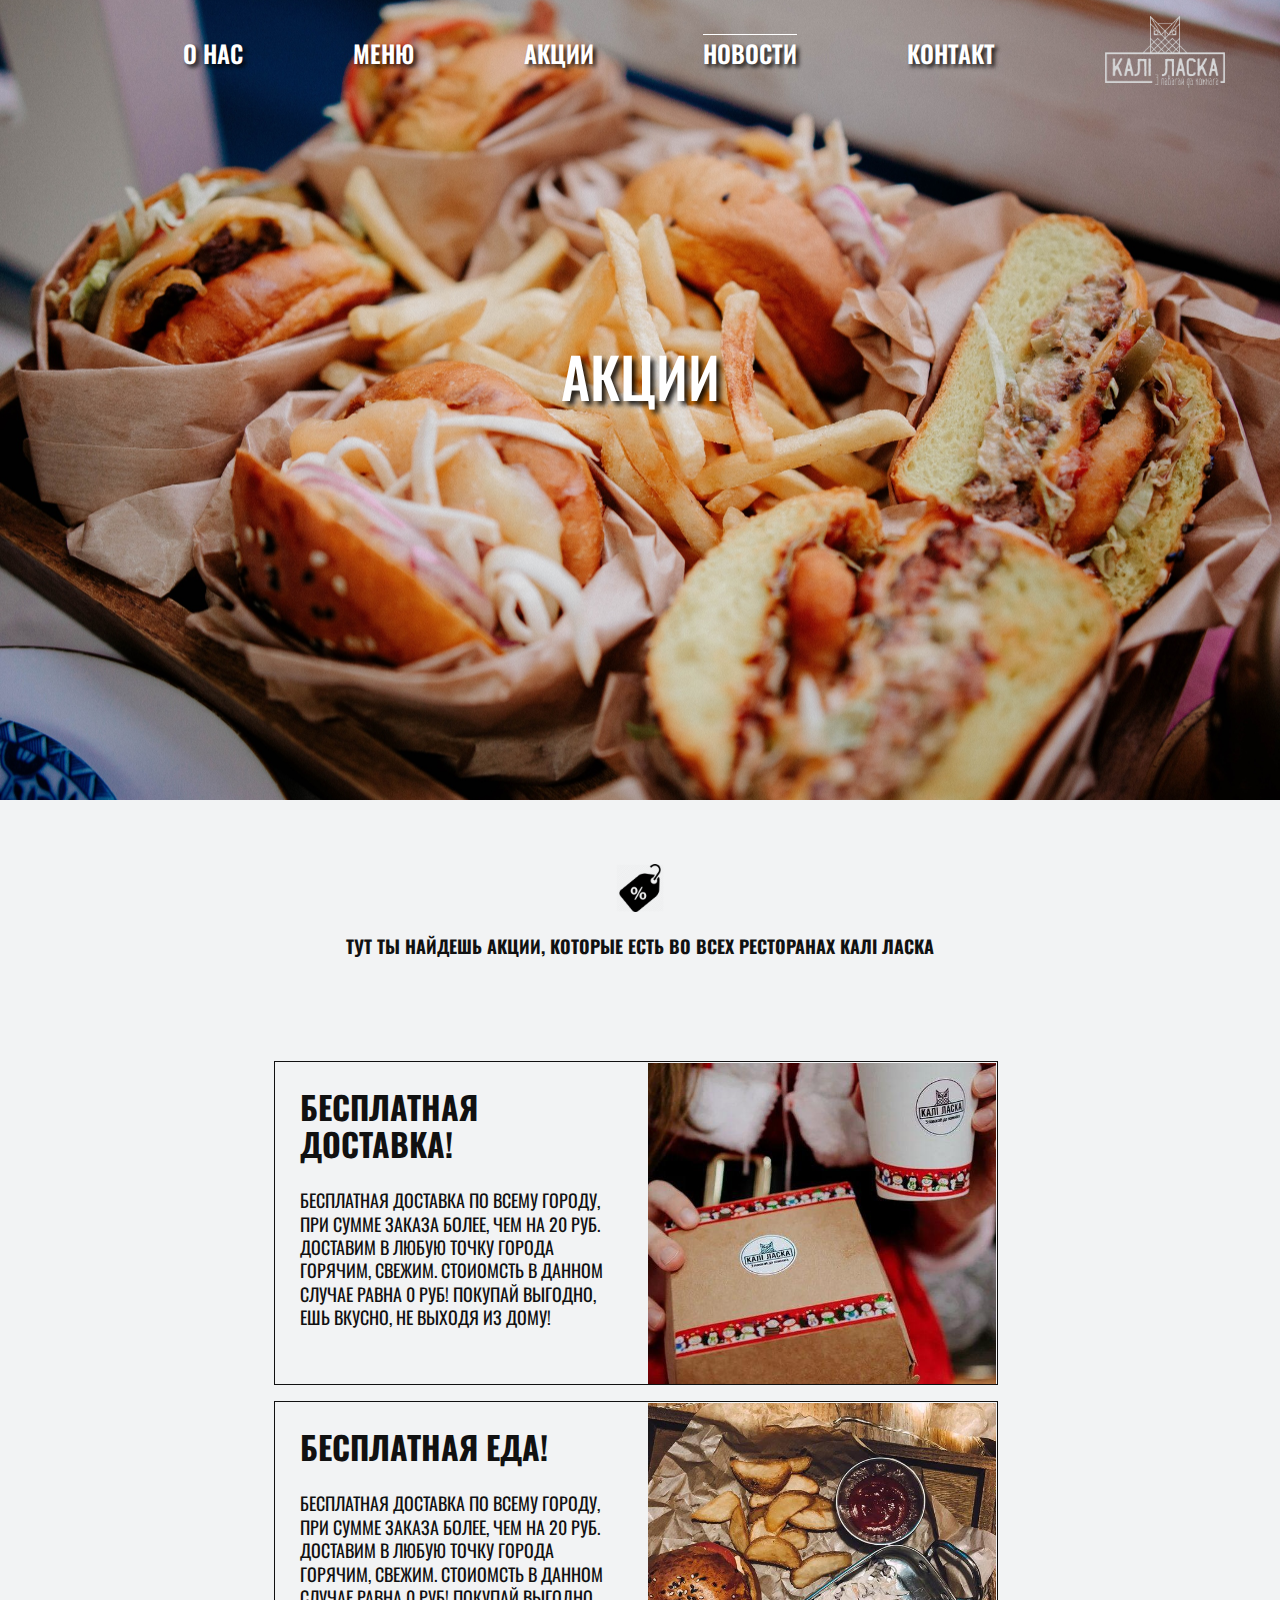
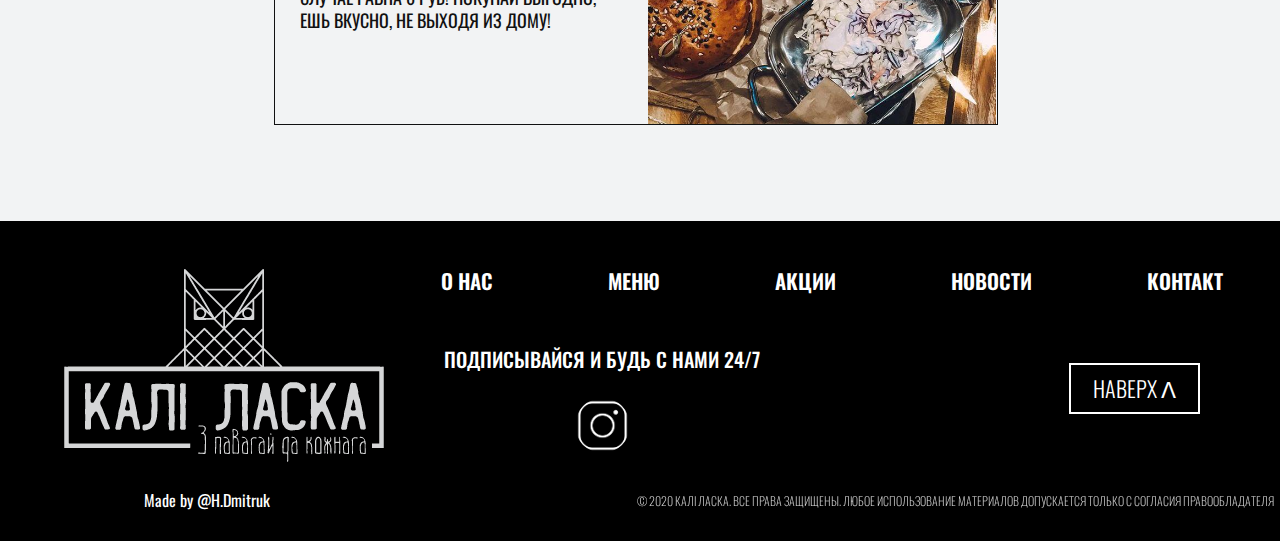
<file: pages/akcji_page/akcji.html>
<!DOCTYPE html>
<html lang="ru">
<head>
    <meta name="author" content="Heorhi Dzmitruk">
    <meta charset="UTF-8">
    <meta name="viewport" content="width=device-width, initial-scale=1.0">
    <link rel="stylesheet" href="/node_modules/normalize.css/normalize.css">
    <link href="https://fonts.googleapis.com/css2?family=Oswald:wght@700&display=swap" rel="stylesheet">
    <link href="https://fonts.googleapis.com/css2?family=Oswald:wght@200&display=swap" rel="stylesheet">
    <link href="https://fonts.googleapis.com/css2?family=Oswald:wght@300&display=swap" rel="stylesheet">
    <link href="https://fonts.googleapis.com/css2?family=Oswald:wght@400&display=swap" rel="stylesheet">
    <link href="https://fonts.googleapis.com/css2?family=Oswald:wght@500&display=swap" rel="stylesheet">
    <link href="https://fonts.googleapis.com/css2?family=Oswald:wght@600&display=swap" rel="stylesheet">
    <script type="text/javascript" src="https://ajax.googleapis.com/ajax/libs/jquery/1.10.1/jquery.min.js"></script>
    <link rel="icon" type="ico" sizes="29x26" href="/makets/MAIN PAGE/ico.ico" />
    <link rel="stylesheet" href="/pages/akcji_page/akcji.css">
    <title>Калi Ласка - Акции и Предложения</title>
</head>
<body>
    <header>
        <div class="menu-high-navbar">
            <ul class="navbar">
                <li><a href="/pages/about_us_page/about_us.html">О НАС</a></li>
                <li><a href="/pages/menu_page/menu.html">МЕНЮ</a></li>
                <li><a href="/pages/akcji_page/akcji.html">АКЦИИ</a></li>
                <li><a class="actual-page" href="/pages/news_page/news.html">НОВОСТИ</a></li>
                <li><a href="/pages/contact_page/contact.html">КОНТАКТ</a></li>
                <li>
                    <a class="photo-href" href="/index.html">
                        <img class="logo-invert kl-logo-ul" src="/makets/MAIN PAGE/logo_original-compressor.png">
                    </a>
                </li>
            </ul>
        </div>
        <span>АКЦИИ</span>
    </header>

    <main>
        <div class="main-head">
            <img src="/makets/PAGE AKCJI/sales-icon.webp" width="64px">
            <h4>ТУТ ТЫ НАЙДЕШЬ АКЦИИ, КОТОРЫЕ ЕСТЬ ВО ВСЕХ РЕСТОРАНАХ КАЛI ЛАСКА</h4>
        </div>
        <div class="for-news-container">
            <span class="news-topic ">
                <div class="text-container">
                    <h2 class="color-red">БЕСПЛАТНАЯ ДОСТАВКА!</h2>
                    <p>
                        БЕСПЛАТНАЯ ДОСТАВКА ПО ВСЕМУ ГОРОДУ, ПРИ СУММЕ 
                        ЗАКАЗА БОЛЕЕ, ЧЕМ НА 20 РУБ. ДОСТАВИМ В ЛЮБУЮ 
                        ТОЧКУ ГОРОДА ГОРЯЧИМ, СВЕЖИМ. СТОИОМСТЬ В ДАННОМ СЛУЧАЕ РАВНА 0 РУБ! 
                        ПОКУПАЙ ВЫГОДНО, ЕШЬ ВКУСНО, НЕ ВЫХОДЯ ИЗ ДОМУ!
                    </p>
                </div>

                <div class="news-photo one">  </div>
            </span>

            <span class="news-topic  direction-right">
                <div class="text-container">
                    <h2 class="color-red">БЕСПЛАТНАЯ ЕДА!</h2>
                    <p>
                        БЕСПЛАТНАЯ ДОСТАВКА ПО ВСЕМУ ГОРОДУ, ПРИ СУММЕ 
                        ЗАКАЗА БОЛЕЕ, ЧЕМ НА 20 РУБ. ДОСТАВИМ В ЛЮБУЮ 
                        ТОЧКУ ГОРОДА ГОРЯЧИМ, СВЕЖИМ. СТОИОМСТЬ В ДАННОМ СЛУЧАЕ РАВНА 0 РУБ! 
                        ПОКУПАЙ ВЫГОДНО, ЕШЬ ВКУСНО, НЕ ВЫХОДЯ ИЗ ДОМУ!
                    </p>
                </div>

                <div class="news-photo two">  </div>
            </span>
        </div>
    </main>

    <footer>
        <img class="logo-invert kl-logo-footer" src="/makets/MAIN PAGE/logo_original-compressor.png">
        <ul class="navbar">
            <li><a href="/pages/about_us_page/about_us.html">О НАС</a></li>
            <li><a href="/pages/menu_page/menu.html">МЕНЮ</a></li>
            <li><a href="/pages/akcji_page/akcji.html">АКЦИИ</a></li>
            <li><a href="/pages/news_page/news.html">НОВОСТИ</a></li>
            <li><a href="/pages/contact_page/contact.html">КОНТАКТ</a></li>
        </ul>
        <div class="footer-div-container">
            <div class="subscribe-div">
                <h4>ПОДПИСЫВАЙСЯ И БУДЬ С НАМИ 24/7</h4>
                <a class="button-insta" href="https://www.instagram.com/kalilaskakafe/" target="_blank">
                    <img  src="/makets/MAIN PAGE/instagram.png">
                </a>
            </div>
            <a href="#top">НАВЕРХ ᐱ</a>
        </div>
        <div class="footer-div-p-container">
            <p>Made by <a href="mailto:georgix@mail.ru?subject=Написание сайта:">@H.Dmitruk</a></p>
            <p> 
                &copy; 2020 КАЛI ЛАСКА. ВСЕ ПРАВА ЗАЩИЩЕНЫ. 
                ЛЮБОЕ ИСПОЛЬЗОВАНИЕ МАТЕРИАЛОВ ДОПУСКАЕТСЯ ТОЛЬКО
                С СОГЛАСИЯ ПРАВООБЛАДАТЕЛЯ
            </p>
        </div>
    </footer>
</body>
</html>
</file>
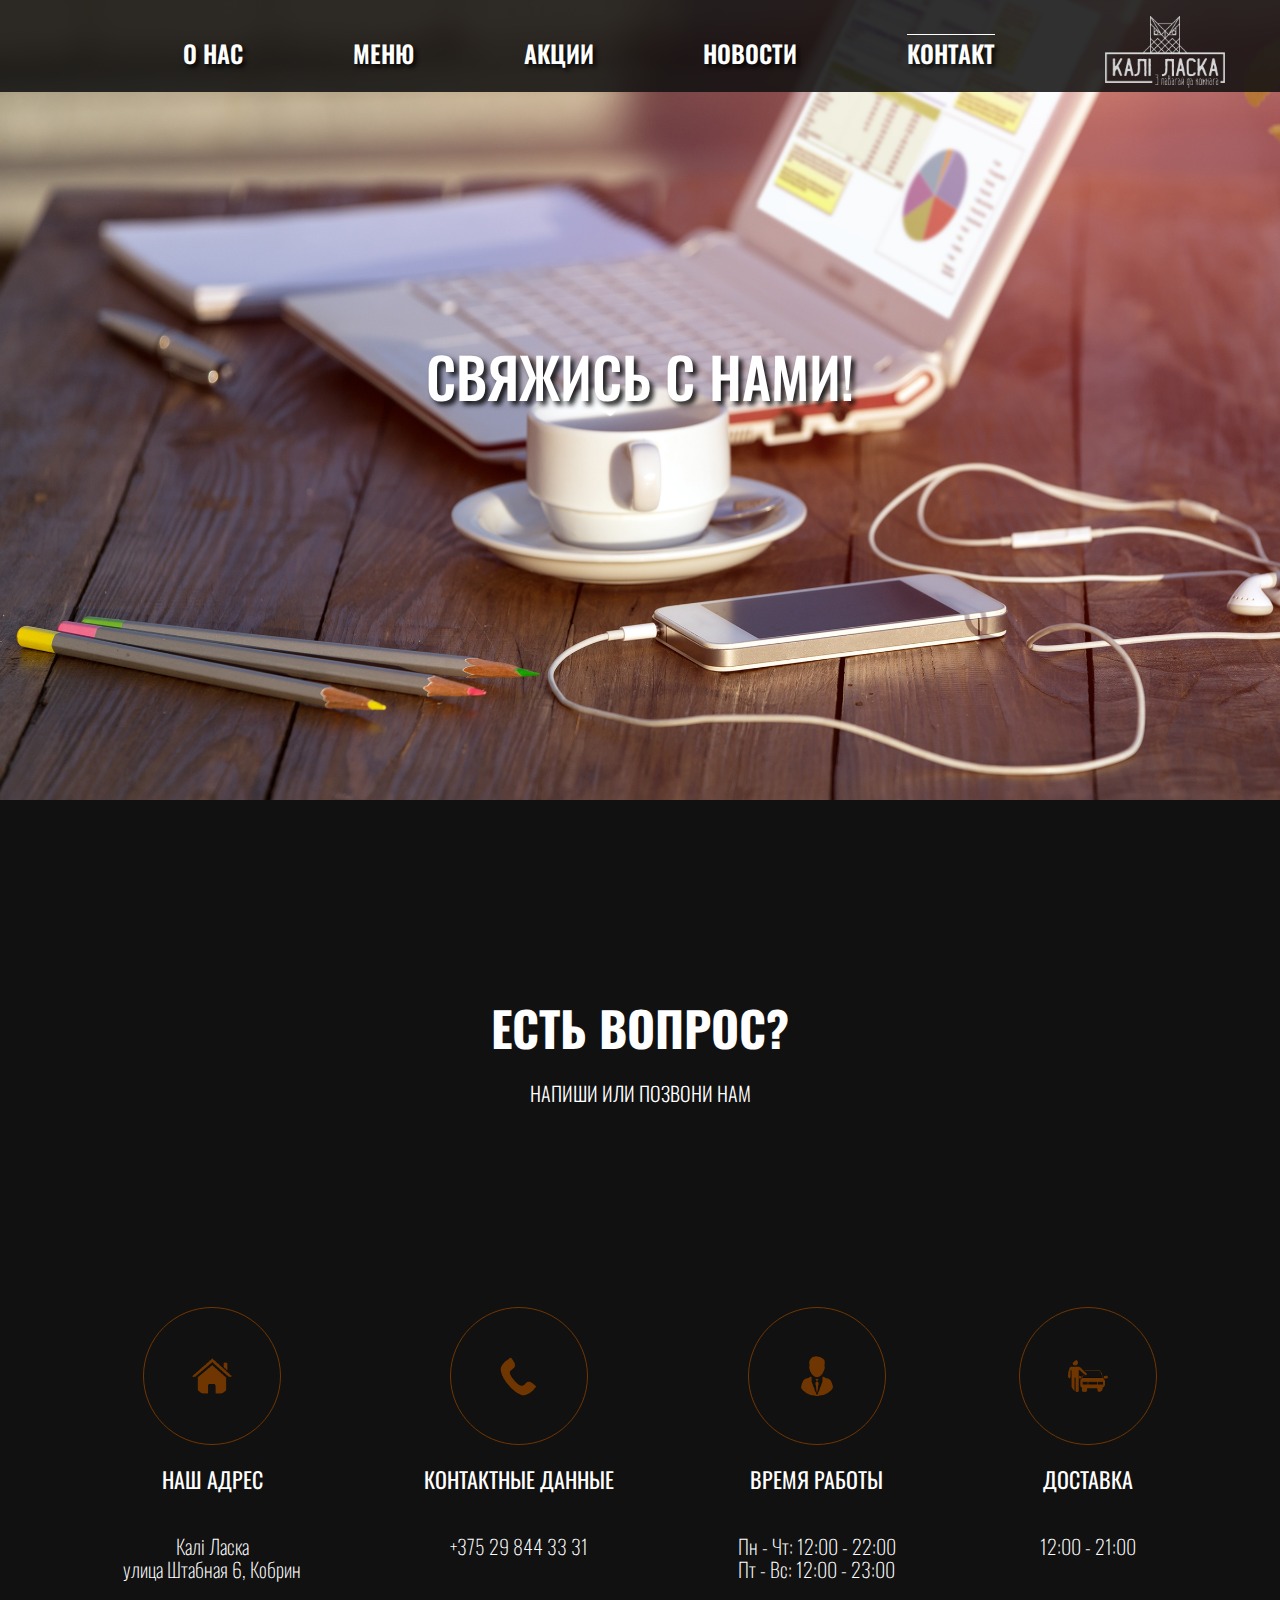
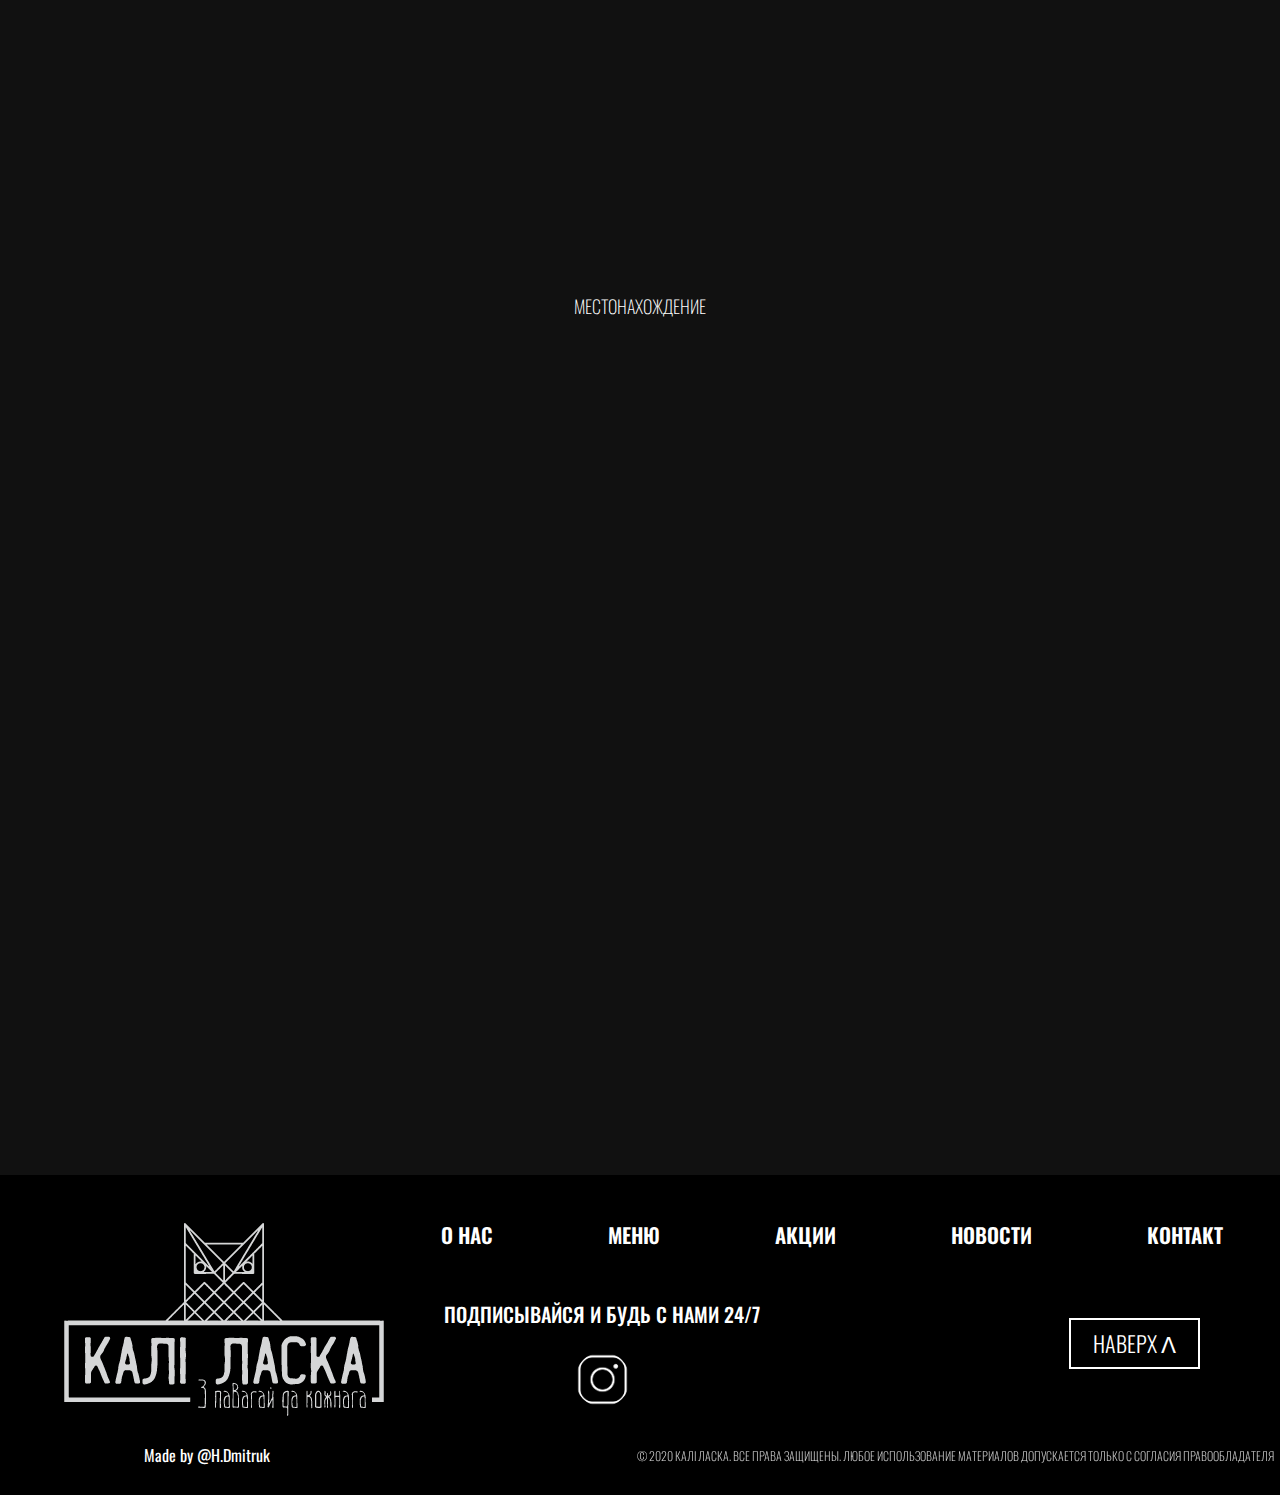
<file: pages/contact_page/contact.html>
<!DOCTYPE html>
<html lang="ru">
<head>
    <meta name="author" content="Heorhi Dzmitruk">
    <meta charset="UTF-8">
    <meta name="viewport" content="width=device-width, initial-scale=1.0">
    <link rel="stylesheet" href="/node_modules/normalize.css/normalize.css">
    <link href="https://fonts.googleapis.com/css2?family=Oswald:wght@700&display=swap" rel="stylesheet">
    <link href="https://fonts.googleapis.com/css2?family=Oswald:wght@200&display=swap" rel="stylesheet">
    <link href="https://fonts.googleapis.com/css2?family=Oswald:wght@300&display=swap" rel="stylesheet">
    <link href="https://fonts.googleapis.com/css2?family=Oswald:wght@400&display=swap" rel="stylesheet">
    <link href="https://fonts.googleapis.com/css2?family=Oswald:wght@500&display=swap" rel="stylesheet">
    <link href="https://fonts.googleapis.com/css2?family=Oswald:wght@600&display=swap" rel="stylesheet">
    <script type="text/javascript" src="https://ajax.googleapis.com/ajax/libs/jquery/1.10.1/jquery.min.js"></script>
    <link rel="icon" type="ico" sizes="29x26" href="/makets/MAIN PAGE/ico.ico" />
    <link rel="stylesheet" href="/pages/contact_page/contact.css">
    <title>Калi Ласка - Контакты</title>
</head>
<body>
    <header>
        <div class="menu-high-navbar">
            <ul class="navbar">
                <li><a href="/pages/about_us_page/about_us.html">О НАС</a></li>
                <li><a  href="/pages/menu_page/menu.html">МЕНЮ</a></li>
                <li><a href="/pages/akcji_page/akcji.html">АКЦИИ</a></li>
                <li><a href="/pages/news_page/news.html">НОВОСТИ</a></li>
                <li><a class="actual-page" href="/pages/contact_page/contact.html">КОНТАКТ</a></li>
                <li>
                    <a class="photo-href" href="/index.html">
                        <img class="logo-invert kl-logo-ul" src="/makets/MAIN PAGE/logo_original-compressor.png">
                    </a>
                </li>
            </ul>
        </div>
        <span>СВЯЖИСЬ С НАМИ!</span>
    </header>

    <main>
        <div class="div-question">
            <h2>ЕСТЬ ВОПРОС?</h2>
            <h4>НАПИШИ ИЛИ ПОЗВОНИ НАМ</h4>
        </div>
        
        <div class="contact-info-container">
            <div class="contact-info-section">
                <img src="/makets/CONTACT PAGE/home-page-orange.png" alt="">
                <h3>НАШ АДРЕС</h3>
                <p>
                    Калi Ласка <br/>
                    улица Штабная 6, Кобрин
                </p>
            </div>
            <div class="contact-info-section">
                <img src="/makets/CONTACT PAGE/phone-receiver-silhouette-orange.png" alt="">
                <h3>КОНТАКТНЫЕ ДАННЫЕ</h3>
                <p>
                    +375 29 844 33 31
                </p>
            </div>
            <div class="contact-info-section">
                <img src="/makets/CONTACT PAGE/man-in-suit-and-tie-orange.png" alt="">
                <h3>ВРЕМЯ РАБОТЫ</h3>
                <p>
                    Пн - Чт: 12:00 - 22:00 <br/>
                    Пт - Вс: 12:00 - 23:00
                </p>
            </div>
            <div class="contact-info-section">
                <img src="/makets/CONTACT PAGE/automobile-salesman-orange.png" alt="">
                <h3>ДОСТАВКА</h3>
                <p>
                    12:00 - 21:00
                </p>
            </div>
        </div>

        <div class="transperent-rule">
            Icons made by <a href="https://www.flaticon.com/authors/freepik" title="Freepik">
                Freepik
            </a> from 
            <a href="https://www.flaticon.com/" title="Flaticon"> 
                www.flaticon.com
            </a>
        </div>

        <div class="geolocation-container">
            <h4>МЕСТОНАХОЖДЕНИЕ</h4>
            <div class="contact-map">
                <iframe src="https://www.google.com/maps/embed?pb=!1m18!1m12!1m3!1d610.9191137579392!2d24.378733451535325!3d52.23109576115372!2m3!1f0!2f0!3f0!3m2!1i1024!2i768!4f13.1!3m3!1m2!1s0x0%3A0x8b4402a20976f609!2zItCa0LDQu2kg0JvQsNGB0LrQsCIg0JrQsNGE0LU!5e0!3m2!1sru!2sby!4v1592226760630!5m2!1sru!2sby" width="800" height="600" frameborder="0" style="border:0;" allowfullscreen="" aria-hidden="false" tabindex="0"></iframe>
            </div>
        </div>
    </main>

    <footer>
        <img class="logo-invert kl-logo-footer" src="/makets/MAIN PAGE/logo_original-compressor.png">
        <ul class="navbar">
            <li><a href="/pages/about_us_page/about_us.html">О НАС</a></li>
            <li><a href="/pages/menu_page/menu.html">МЕНЮ</a></li>
            <li><a href="/pages/akcji_page/akcji.html">АКЦИИ</a></li>
            <li><a href="/pages/news_page/news.html">НОВОСТИ</a></li>
            <li><a href="/pages/contact_page/contact.html">КОНТАКТ</a></li>
        </ul>
        <div class="footer-div-container">
            <div class="subscribe-div">
                <h4>ПОДПИСЫВАЙСЯ И БУДЬ С НАМИ 24/7</h4>
                <a class="button-insta" href="https://www.instagram.com/kalilaskakafe/" target="_blank">
                    <img  src="/makets/MAIN PAGE/instagram.png">
                </a>
            </div>
            <a href="#top">НАВЕРХ ᐱ</a>
        </div>
        <div class="footer-div-p-container">
            <p>Made by <a href="mailto:georgix@mail.ru?subject=Написание сайта:">@H.Dmitruk</a></p>
            <p> 
                &copy; 2020 КАЛI ЛАСКА. ВСЕ ПРАВА ЗАЩИЩЕНЫ. 
                ЛЮБОЕ ИСПОЛЬЗОВАНИЕ МАТЕРИАЛОВ ДОПУСКАЕТСЯ ТОЛЬКО
                С СОГЛАСИЯ ПРАВООБЛАДАТЕЛЯ
            </p>
        </div>
    </footer>
</body>
</html>
</file>
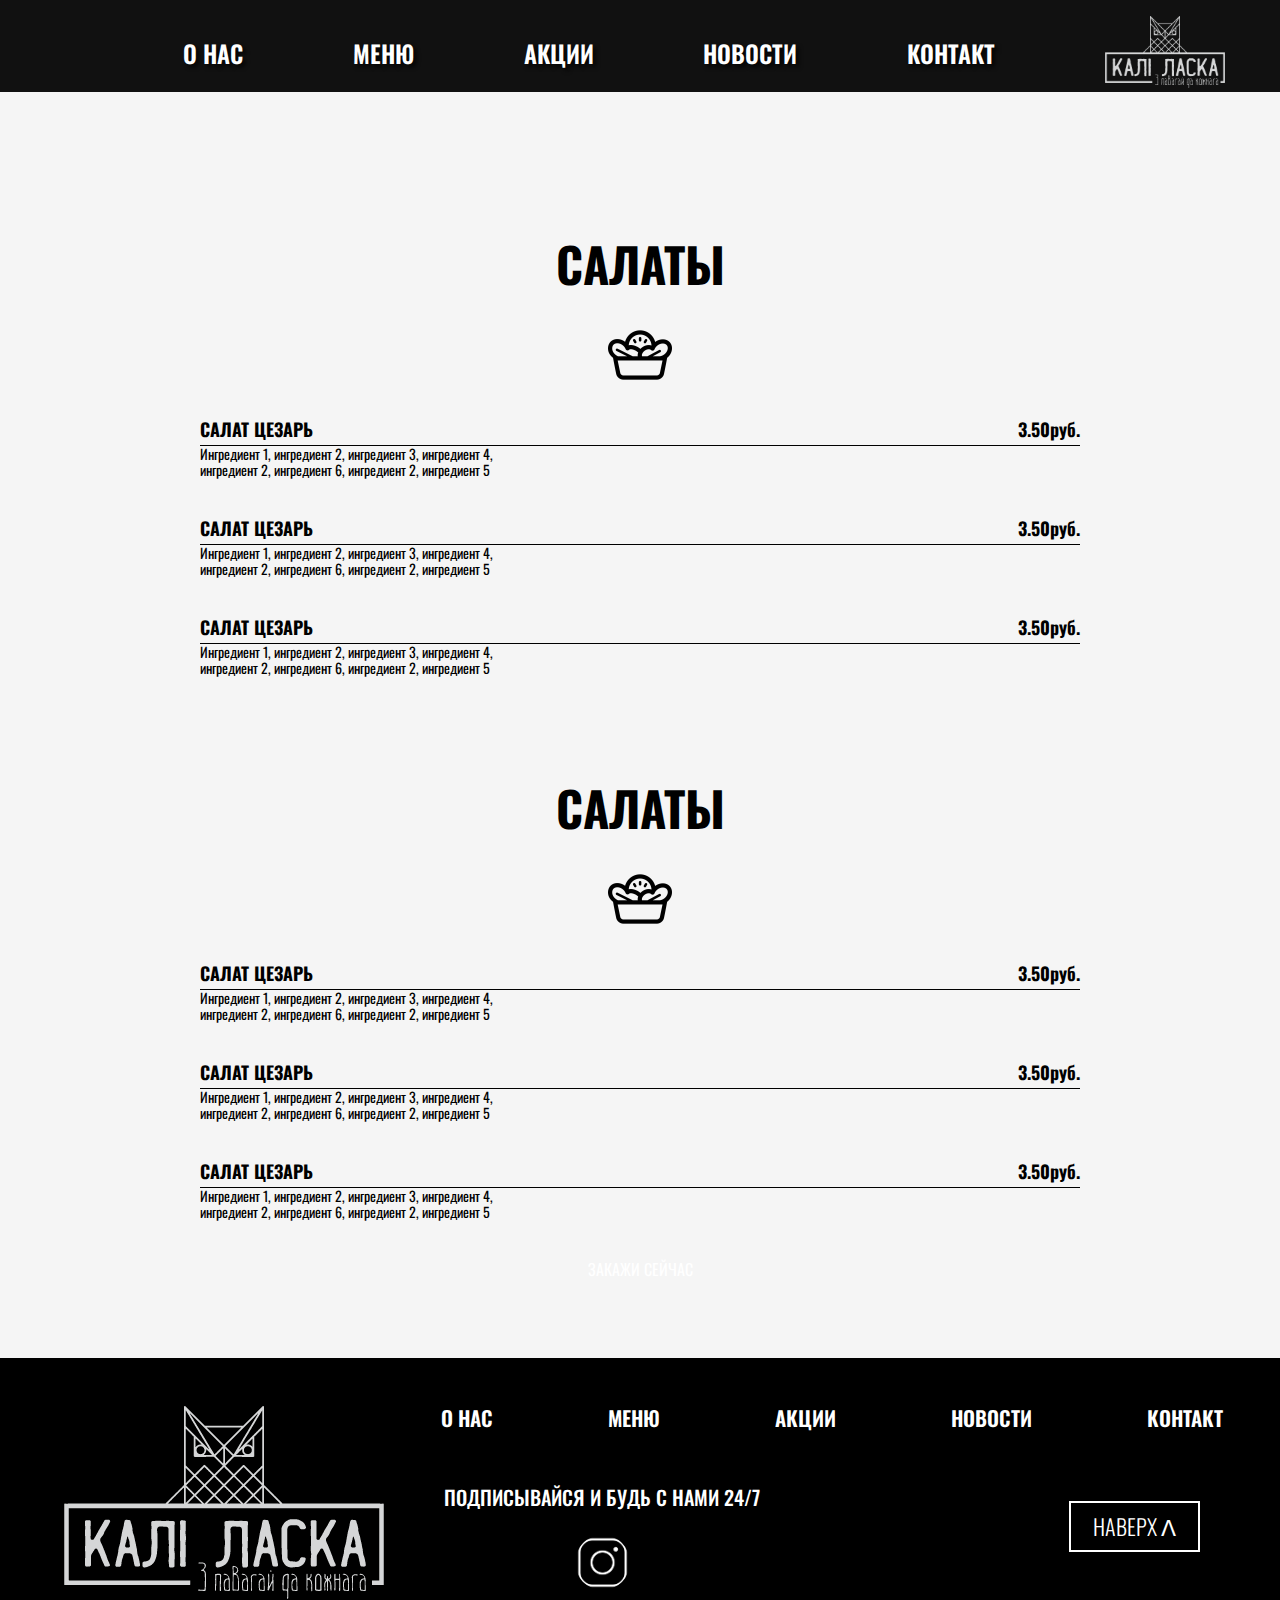
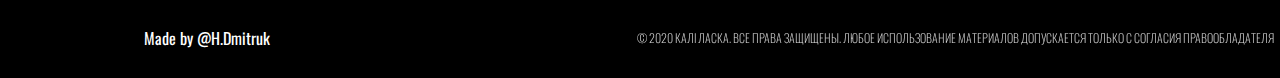
<file: pages/menu_dish's_page/dishes.html>
<!DOCTYPE html>
<html lang="ru">
<head>
    <meta name="author" content="Heorhi Dzmitruk">
    <meta charset="UTF-8">
    <meta name="viewport" content="width=device-width, initial-scale=1.0">
    <link rel="stylesheet" href="/node_modules/normalize.css/normalize.css">
    
    <link href="https://fonts.googleapis.com/css2?family=Oswald:wght@700&display=swap" rel="stylesheet">
    <link href="https://fonts.googleapis.com/css2?family=Oswald:wght@200&display=swap" rel="stylesheet">
    <link href="https://fonts.googleapis.com/css2?family=Oswald:wght@300&display=swap" rel="stylesheet">
    <link href="https://fonts.googleapis.com/css2?family=Oswald:wght@400&display=swap" rel="stylesheet">
    <link href="https://fonts.googleapis.com/css2?family=Oswald:wght@500&display=swap" rel="stylesheet">
    <link href="https://fonts.googleapis.com/css2?family=Oswald:wght@600&display=swap" rel="stylesheet">
    <script type="text/javascript" src="https://ajax.googleapis.com/ajax/libs/jquery/1.10.1/jquery.min.js"></script>
    <link rel="icon" type="ico" sizes="29x26" href="/makets/MAIN PAGE/ico.ico" />
    <link rel="stylesheet" href="/pages/menu_dish's_page/dishes.css">
    <title>Калi Ласка - Меню - Салаты</title>
</head>
<body>
    <header>
        <div class="menu-high-navbar">
            <ul class="navbar">
                <li><a href="/pages/about_us_page/about_us.html">О НАС</a></li>
                <li><a class="actual-page" href="/pages/menu_page/menu.html">МЕНЮ</a></li>
                <li><a href="/pages/akcji_page/akcji.html">АКЦИИ</a></li>
                <li><a href="/pages/news_page/news.html">НОВОСТИ</a></li>
                <li><a href="/pages/contact_page/contact.html">КОНТАКТ</a></li>
                <li>
                    <a class="photo-href" href="/index.html">
                        <img class="logo-invert kl-logo-ul" src="/makets/MAIN PAGE/logo_original-compressor.png">
                    </a>
                </li>
            </ul>
        </div>
    </header>

    <main>
        <div class="dishes-set">
            <h1>САЛАТЫ</h1>
            <img src="/makets/MENU PAGE/129288.png" alt="">

            <div class="set--section">
                <div class="dish-name">
                    <h4>САЛАТ ЦЕЗАРЬ</h4>
                    <h4>3.50руб.</h4>
                </div>
                <div class="dish-ingridients">
                    Ингредиент 1, ингредиент 2, ингредиент 3, ингредиент 4,
                    ингредиент 2, ингредиент 6, ингредиент 2, ингредиент 5
                </div>
            </div>
            <div class="set--section">
                <div class="dish-name">
                    <h4>САЛАТ ЦЕЗАРЬ</h4>
                    <h4>3.50руб.</h4>
                </div>
                <div class="dish-ingridients">
                    Ингредиент 1, ингредиент 2, ингредиент 3, ингредиент 4,
                    ингредиент 2, ингредиент 6, ингредиент 2, ингредиент 5
                </div>
            </div>
            <div class="set--section">
                <div class="dish-name">
                    <h4>САЛАТ ЦЕЗАРЬ</h4>
                    <h4>3.50руб.</h4>
                </div>
                <div class="dish-ingridients">
                    Ингредиент 1, ингредиент 2, ингредиент 3, ингредиент 4,
                    ингредиент 2, ингредиент 6, ингредиент 2, ингредиент 5
                </div>
            </div>

        </div>
            
        <div class="dishes-set">
            <h1>САЛАТЫ</h1>
            <img src="/makets/MENU PAGE/129288.png" alt="">

            <div class="set--section">
                <div class="dish-name">
                    <h4>САЛАТ ЦЕЗАРЬ</h4>
                    <h4>3.50руб.</h4>
                </div>
                <div class="dish-ingridients">
                    Ингредиент 1, ингредиент 2, ингредиент 3, ингредиент 4,
                    ингредиент 2, ингредиент 6, ингредиент 2, ингредиент 5
                </div>
            </div>
            <div class="set--section">
                <div class="dish-name">
                    <h4>САЛАТ ЦЕЗАРЬ</h4>
                    <h4>3.50руб.</h4>
                </div>
                <div class="dish-ingridients">
                    Ингредиент 1, ингредиент 2, ингредиент 3, ингредиент 4,
                    ингредиент 2, ингредиент 6, ингредиент 2, ингредиент 5
                </div>
            </div>
            <div class="set--section">
                <div class="dish-name">
                    <h4>САЛАТ ЦЕЗАРЬ</h4>
                    <h4>3.50руб.</h4>
                </div>
                <div class="dish-ingridients">
                    Ингредиент 1, ингредиент 2, ингредиент 3, ингредиент 4,
                    ингредиент 2, ингредиент 6, ингредиент 2, ингредиент 5
                </div>
            </div>
        </div>
        <a class="button-order" href="#">ЗАКАЖИ СЕЙЧАС</a>
    </main>

    <footer>
        <img class="logo-invert kl-logo-footer" src="/makets/MAIN PAGE/logo_original-compressor.png">
        <ul class="navbar">
            <li><a href="/pages/about_us_page/about_us.html">О НАС</a></li>
            <li><a href="/pages/menu_page/menu.html">МЕНЮ</a></li>
            <li><a href="/pages/akcji_page/akcji.html">АКЦИИ</a></li>
            <li><a href="/pages/news_page/news.html">НОВОСТИ</a></li>
            <li><a href="/pages/contact_page/contact.html">КОНТАКТ</a></li>
        </ul>
        <div class="footer-div-container">
            <div class="subscribe-div">
                <h4>ПОДПИСЫВАЙСЯ И БУДЬ С НАМИ 24/7</h4>
                <a class="button-insta" href="https://www.instagram.com/kalilaskakafe/" target="_blank">
                    <img  src="/makets/MAIN PAGE/instagram.png">
                </a>
            </div>
            <a href="#top">НАВЕРХ ᐱ</a>
        </div>
        <div class="footer-div-p-container">
            <p>Made by <a href="mailto:georgix@mail.ru?subject=Написание сайта:">@H.Dmitruk</a></p>
            <p> 
                &copy; 2020 КАЛI ЛАСКА. ВСЕ ПРАВА ЗАЩИЩЕНЫ. 
                ЛЮБОЕ ИСПОЛЬЗОВАНИЕ МАТЕРИАЛОВ ДОПУСКАЕТСЯ ТОЛЬКО
                С СОГЛАСИЯ ПРАВООБЛАДАТЕЛЯ
            </p>
        </div>
    </footer>
</body>
</html>
</file>
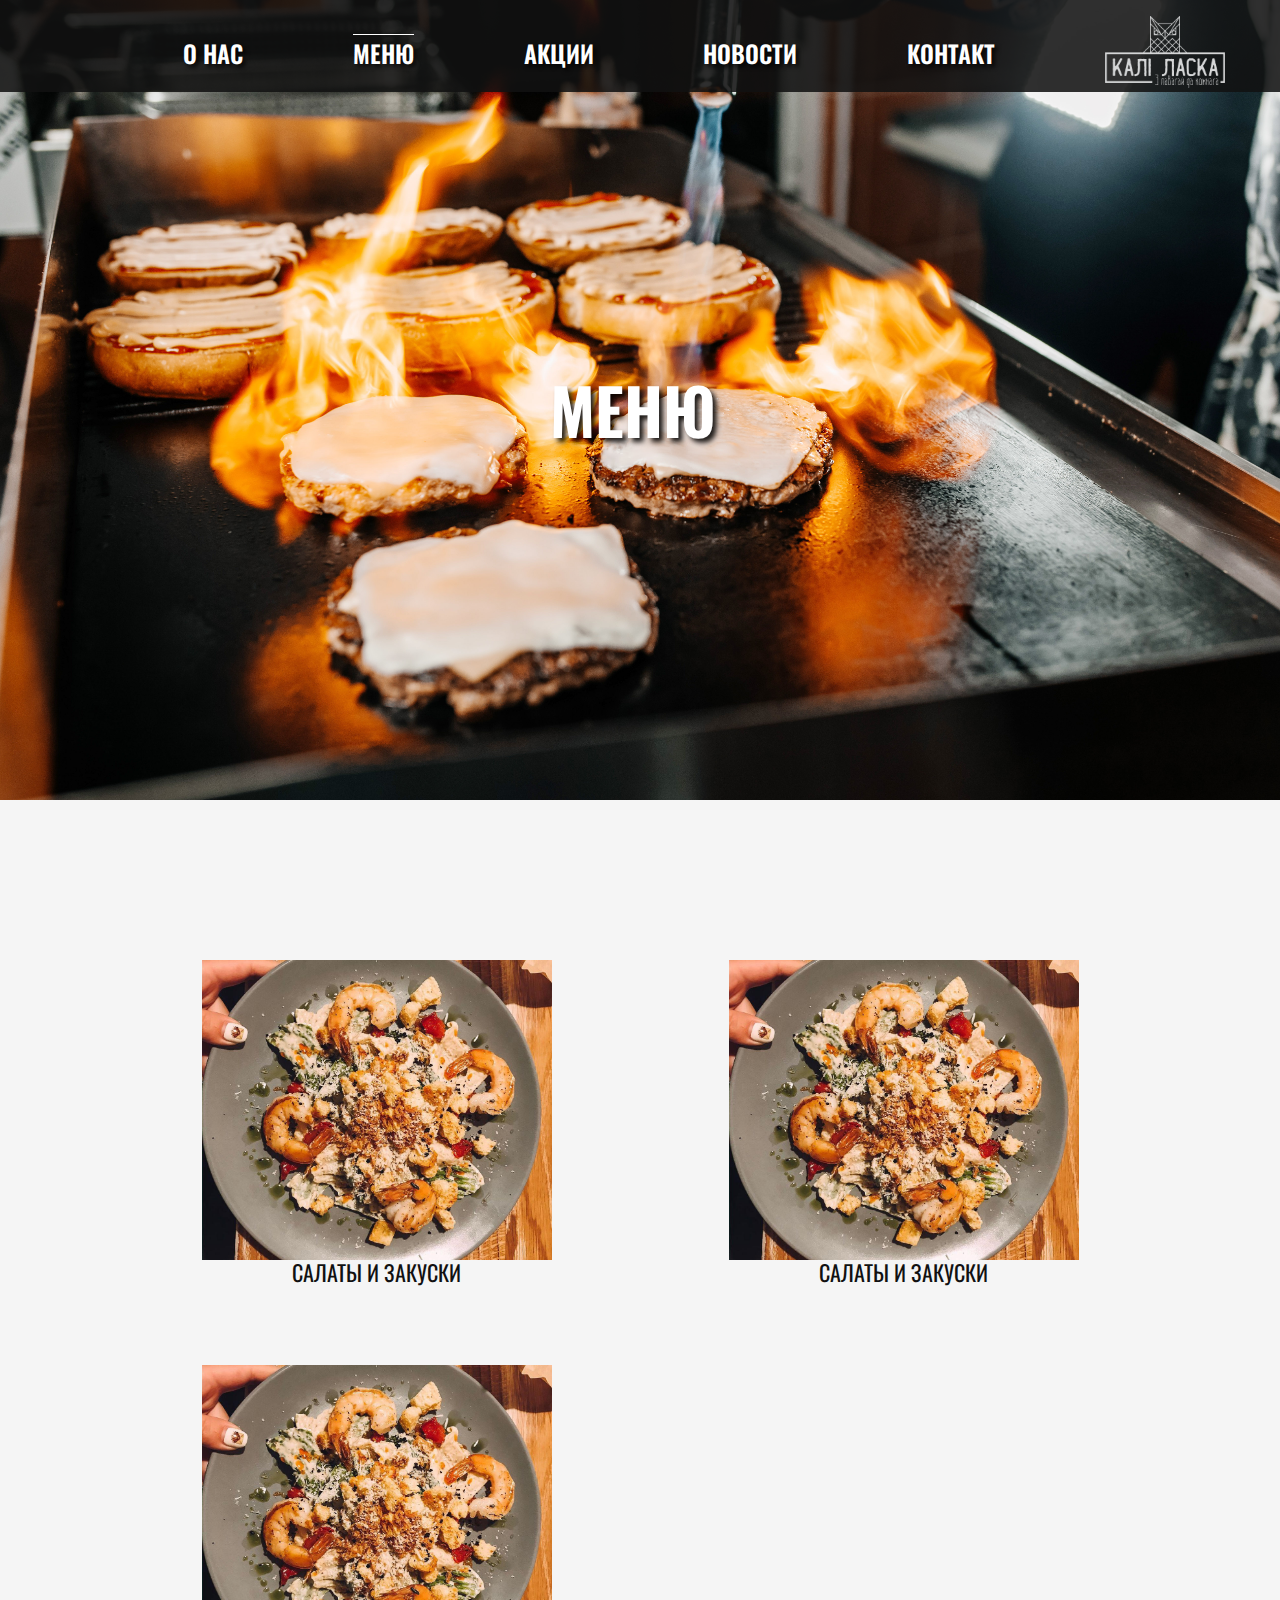
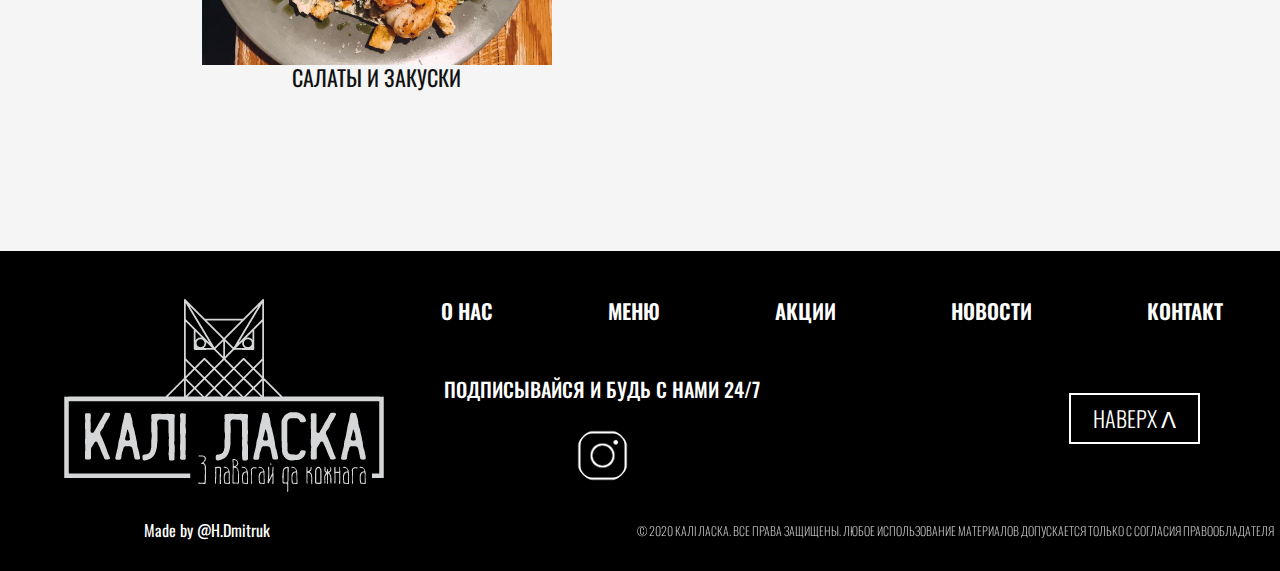
<file: pages/menu_page/menu.html>
<!DOCTYPE html>
<html lang="ru">
<head>
    <meta name="author" content="Heorhi Dzmitruk">
    <meta charset="UTF-8">
    <meta name="viewport" content="width=device-width, initial-scale=1.0">
    <link rel="stylesheet" href="/node_modules/normalize.css/normalize.css">
    <link href="https://fonts.googleapis.com/css2?family=Oswald:wght@700&display=swap" rel="stylesheet">
    <link href="https://fonts.googleapis.com/css2?family=Oswald:wght@200&display=swap" rel="stylesheet">
    <link href="https://fonts.googleapis.com/css2?family=Oswald:wght@300&display=swap" rel="stylesheet">
    <link href="https://fonts.googleapis.com/css2?family=Oswald:wght@400&display=swap" rel="stylesheet">
    <link href="https://fonts.googleapis.com/css2?family=Oswald:wght@500&display=swap" rel="stylesheet">
    <link href="https://fonts.googleapis.com/css2?family=Oswald:wght@600&display=swap" rel="stylesheet">
    <script type="text/javascript" src="https://ajax.googleapis.com/ajax/libs/jquery/1.10.1/jquery.min.js"></script>
    <link rel="icon" type="ico" sizes="29x26" href="/makets/MAIN PAGE/ico.ico" />
    <link rel="stylesheet" href="/pages/menu_page/menu.css">
    <title>Калi Ласка - Меню</title>
</head>
<body>
    <header>
        <div class="menu-high-navbar">
            <ul class="navbar">
                <li><a href="/pages/about_us_page/about_us.html">О НАС</a></li>
                <li><a class="actual-page" href="/pages/menu_page/menu.html">МЕНЮ</a></li>
                <li><a href="/pages/akcji_page/akcji.html">АКЦИИ</a></li>
                <li><a href="/pages/news_page/news.html">НОВОСТИ</a></li>
                <li><a href="/pages/contact_page/contact.html">КОНТАКТ</a></li>
                <li>
                    <a class="photo-href" href="/index.html">
                        <img class="logo-invert kl-logo-ul" src="/makets/MAIN PAGE/logo_original-compressor.png">
                    </a>
                </li>
            </ul>
        </div>
        <h2>МЕНЮ</h2>
    </header>

    <main>
        <div class="menu-main-grid-container">
            <div class="grid--section">
                <a class="menu-main-grid-container--photo" href="/pages/menu_dish's_page/dishes.html">
                    <div class="food-photo"></div>
                </a>
                <a class="text-link" href="/pages/menu_dish's_page/dishes.html">
                    САЛАТЫ И ЗАКУСКИ
                </a>
            </div>
            <div class="grid--section">
                <a class="menu-main-grid-container--photo" href="/pages/menu_dish's_page/dishes.html">
                    <div class="food-photo"></div>
                </a>
                <a class="text-link" href="/pages/menu_dish's_page/dishes.html">
                    САЛАТЫ И ЗАКУСКИ
                </a>
            </div>
            <div class="grid--section">
                <a class="menu-main-grid-container--photo" href="/pages/menu_dish's_page/dishes.html">
                    <div class="food-photo"></div>
                </a>
                <a class="text-link" href="/pages/menu_dish's_page/dishes.html">
                    САЛАТЫ И ЗАКУСКИ
                </a>
            </div>
            
    </main>

    <footer>
        <img class="logo-invert kl-logo-footer" src="/makets/MAIN PAGE/logo_original-compressor.png">
        <ul class="navbar">
            <li><a href="/pages/about_us_page/about_us.html">О НАС</a></li>
            <li><a href="/pages/menu_page/menu.html">МЕНЮ</a></li>
            <li><a href="/pages/akcji_page/akcji.html">АКЦИИ</a></li>
            <li><a href="/pages/news_page/news.html">НОВОСТИ</a></li>
            <li><a href="/pages/contact_page/contact.html">КОНТАКТ</a></li>
        </ul>
        <div class="footer-div-container">
            <div class="subscribe-div">
                <h4>ПОДПИСЫВАЙСЯ И БУДЬ С НАМИ 24/7</h4>
                <a class="button-insta" href="https://www.instagram.com/kalilaskakafe/" target="_blank">
                    <img  src="/makets/MAIN PAGE/instagram.png">
                </a>
            </div>
            <a href="#top">НАВЕРХ ᐱ</a>
        </div>
        <div class="footer-div-p-container">
            <p>Made by <a href="mailto:georgix@mail.ru?subject=Написание сайта:">@H.Dmitruk</a></p>
            <p> 
                &copy; 2020 КАЛI ЛАСКА. ВСЕ ПРАВА ЗАЩИЩЕНЫ. 
                ЛЮБОЕ ИСПОЛЬЗОВАНИЕ МАТЕРИАЛОВ ДОПУСКАЕТСЯ ТОЛЬКО
                С СОГЛАСИЯ ПРАВООБЛАДАТЕЛЯ
            </p>
        </div>
    </footer>
</body>
</html>
</file>
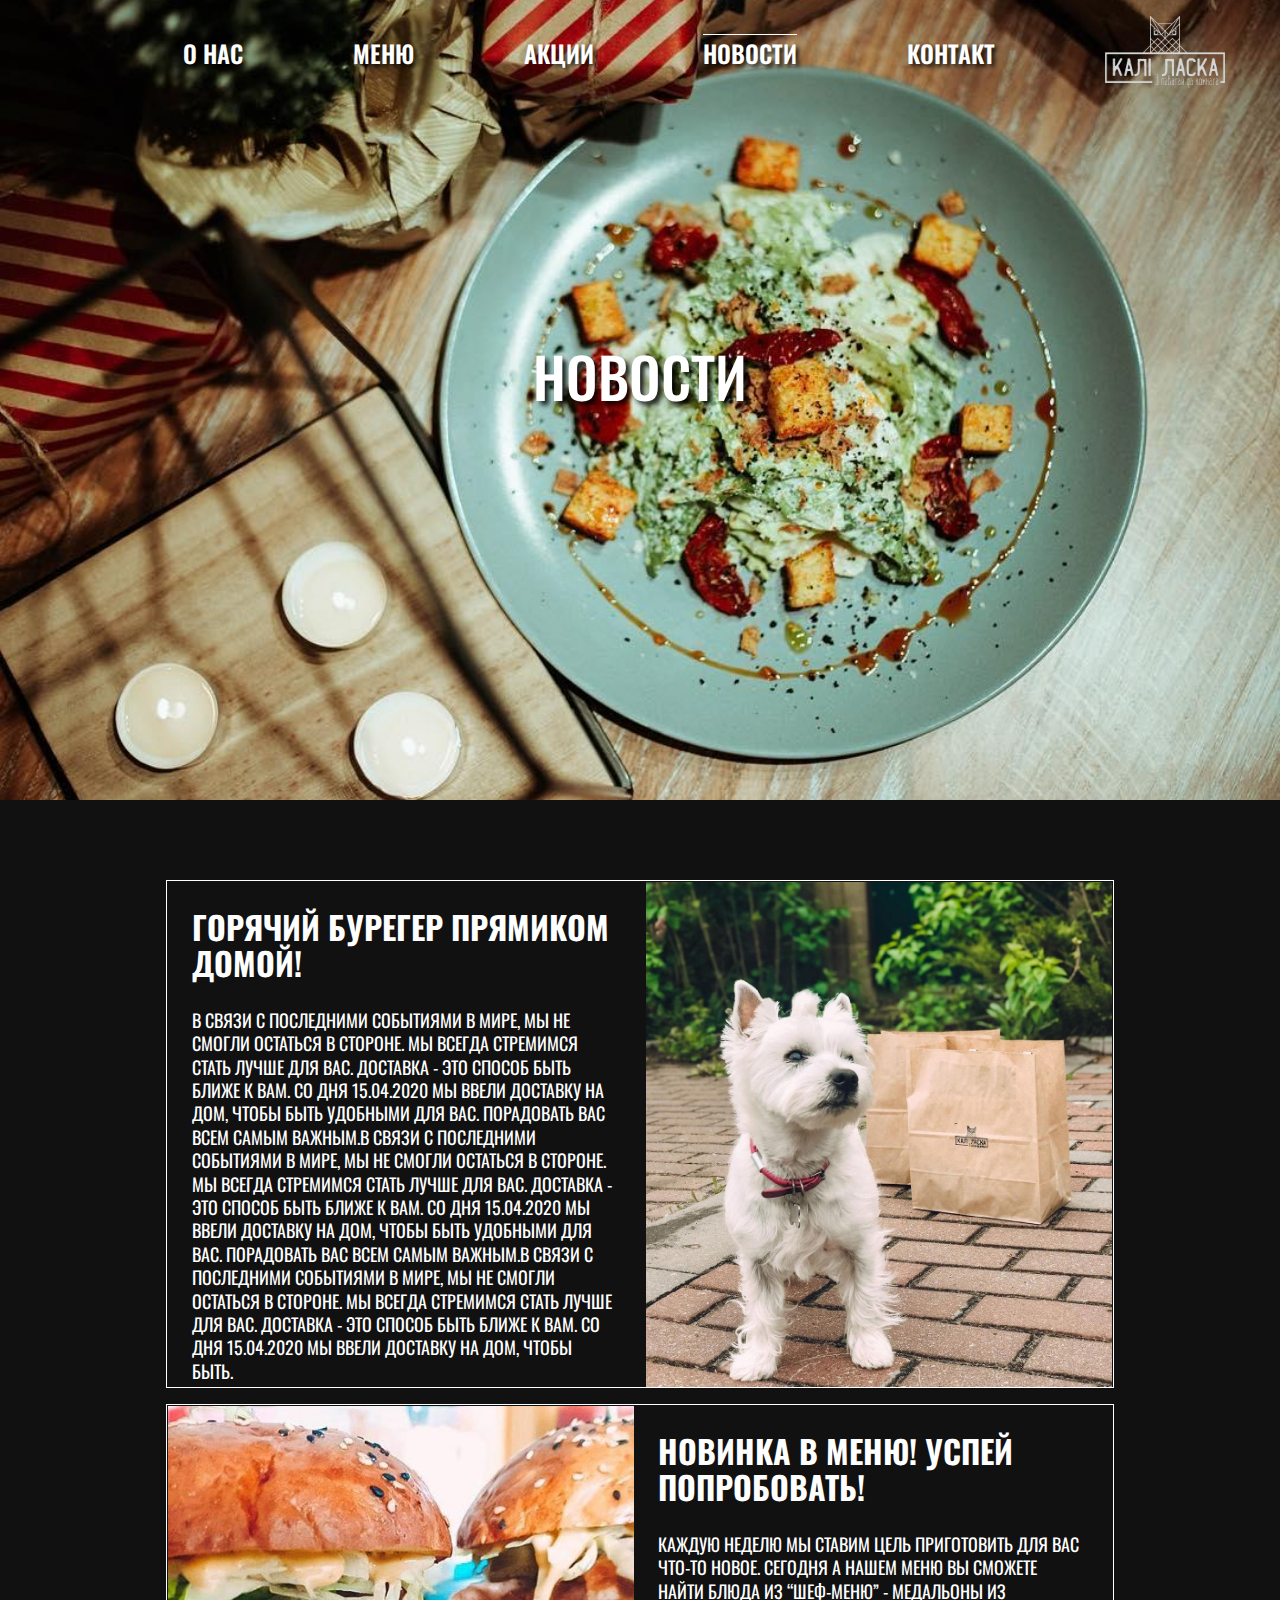
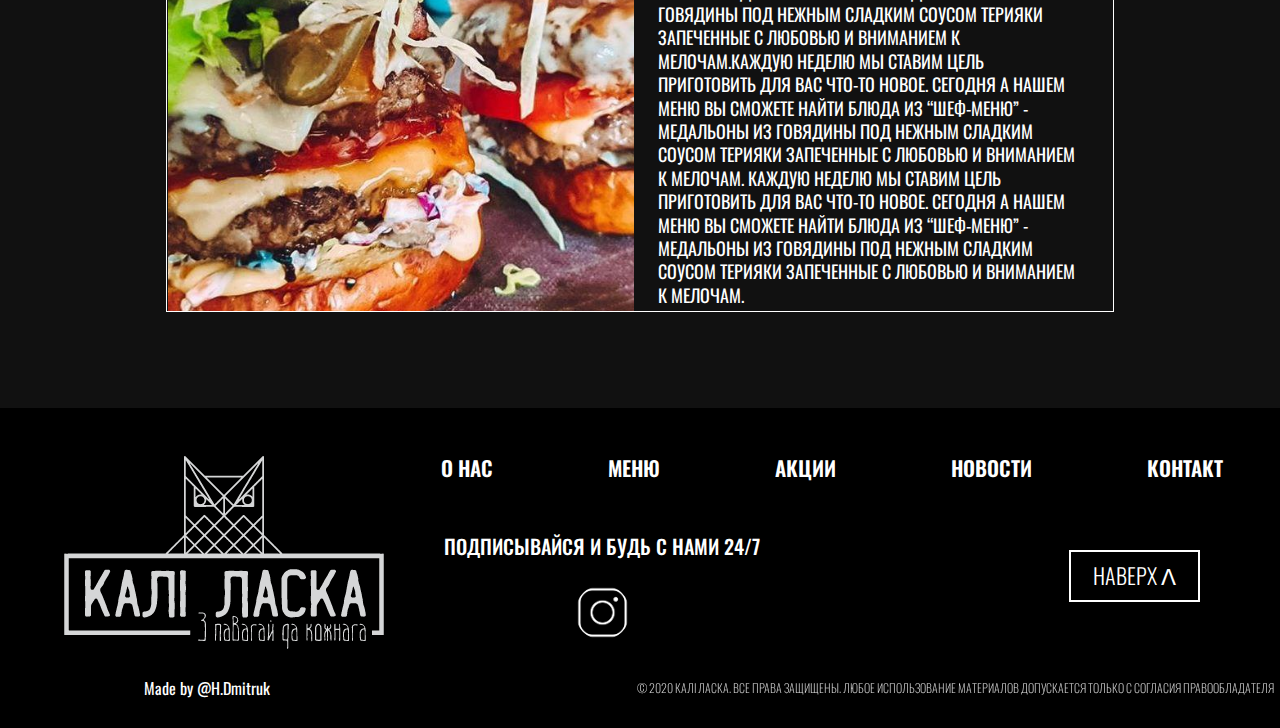
<file: pages/news_page/news.html>
<!DOCTYPE html>
<html lang="ru">
<head>
    <meta name="author" content="Heorhi Dzmitruk">
    <meta charset="UTF-8">
    <meta name="viewport" content="width=device-width, initial-scale=1.0">
    <link rel="stylesheet" href="/node_modules/normalize.css/normalize.css">
    <link href="https://fonts.googleapis.com/css2?family=Oswald:wght@700&display=swap" rel="stylesheet">
    <link href="https://fonts.googleapis.com/css2?family=Oswald:wght@200&display=swap" rel="stylesheet">
    <link href="https://fonts.googleapis.com/css2?family=Oswald:wght@300&display=swap" rel="stylesheet">
    <link href="https://fonts.googleapis.com/css2?family=Oswald:wght@400&display=swap" rel="stylesheet">
    <link href="https://fonts.googleapis.com/css2?family=Oswald:wght@500&display=swap" rel="stylesheet">
    <link href="https://fonts.googleapis.com/css2?family=Oswald:wght@600&display=swap" rel="stylesheet">
    <script type="text/javascript" src="https://ajax.googleapis.com/ajax/libs/jquery/1.10.1/jquery.min.js"></script>
    <link rel="icon" type="ico" sizes="29x26" href="/makets/MAIN PAGE/ico.ico" />
    <link rel="stylesheet" href="/pages/news_page/news.css">
    <title>Калi Ласка - Новости</title>
</head>
<body>
    <header>
        <div class="menu-high-navbar">
            <ul class="navbar">
                <li><a href="/pages/about_us_page/about_us.html">О НАС</a></li>
                <li><a href="/pages/menu_page/menu.html">МЕНЮ</a></li>
                <li><a href="/pages/akcji_page/akcji.html">АКЦИИ</a></li>
                <li><a class="actual-page" href="/pages/news_page/news.html">НОВОСТИ</a></li>
                <li><a href="/pages/contact_page/contact.html">КОНТАКТ</a></li>
                <li>
                    <a class="photo-href" href="/index.html">
                        <img class="logo-invert kl-logo-ul" src="/makets/MAIN PAGE/logo_original-compressor.png">
                    </a>
                </li>
            </ul>
        </div>
        <span>НОВОСТИ</span>
    </header>

    <main>
        <div class="for-news-container">
            <span class="news-topic  ">
                <div class="text-container">
                    <h2>ГОРЯЧИЙ БУРЕГЕР ПРЯМИКОМ ДОМОЙ!</h2>
                    <p>
                        В СВЯЗИ С ПОСЛЕДНИМИ СОБЫТИЯМИ В МИРЕ, 
                        МЫ НЕ СМОГЛИ ОСТАТЬСЯ В СТОРОНЕ. МЫ ВСЕГДА
                        СТРЕМИМСЯ СТАТЬ ЛУЧШЕ ДЛЯ ВАС. ДОСТАВКА -
                        ЭТО СПОСОБ БЫТЬ БЛИЖЕ К ВАМ. СО ДНЯ 
                        15.04.2020 МЫ ВВЕЛИ ДОСТАВКУ НА ДОМ, 
                        ЧТОБЫ БЫТЬ УДОБНЫМИ ДЛЯ ВАС. ПОРАДОВАТЬ 
                        ВАС ВСЕМ САМЫМ ВАЖНЫМ.В СВЯЗИ С ПОСЛЕДНИМИ
                        СОБЫТИЯМИ В МИРЕ, МЫ НЕ СМОГЛИ ОСТАТЬСЯ В СТОРОНЕ.
                        МЫ ВСЕГДА СТРЕМИМСЯ СТАТЬ ЛУЧШЕ ДЛЯ ВАС. ДОСТАВКА 
                        - ЭТО СПОСОБ БЫТЬ БЛИЖЕ К ВАМ. СО ДНЯ 15.04.2020 МЫ
                        ВВЕЛИ ДОСТАВКУ НА ДОМ, ЧТОБЫ БЫТЬ УДОБНЫМИ ДЛЯ ВАС.
                        ПОРАДОВАТЬ ВАС ВСЕМ САМЫМ ВАЖНЫМ.В СВЯЗИ С ПОСЛЕДНИМИ
                        СОБЫТИЯМИ В МИРЕ, МЫ НЕ СМОГЛИ ОСТАТЬСЯ В СТОРОНЕ.
                        МЫ ВСЕГДА СТРЕМИМСЯ СТАТЬ ЛУЧШЕ ДЛЯ ВАС. ДОСТАВКА
                        - ЭТО СПОСОБ БЫТЬ БЛИЖЕ К ВАМ. СО ДНЯ 15.04.2020 
                        МЫ ВВЕЛИ ДОСТАВКУ НА ДОМ, ЧТОБЫ БЫТЬ.
                    </p>
                </div>
                <div class="news-photo one"></div>
            </span>
            <span class="news-topic  direction-right">
                <div class="text-container">
                    <h2>НОВИНКА В МЕНЮ! УСПЕЙ ПОПРОБОВАТЬ!</h2>
                    <p>
                        КАЖДУЮ НЕДЕЛЮ МЫ СТАВИМ ЦЕЛЬ ПРИГОТОВИТЬ ДЛЯ ВАС ЧТО-ТО НОВОЕ. 
                        СЕГОДНЯ А НАШЕМ МЕНЮ ВЫ СМОЖЕТЕ НАЙТИ БЛЮДА ИЗ “ШЕФ-МЕНЮ” - 
                        МЕДАЛЬОНЫ ИЗ ГОВЯДИНЫ ПОД НЕЖНЫМ СЛАДКИМ СОУСОМ ТЕРИЯКИ ЗАПЕЧЕННЫЕ 
                        С ЛЮБОВЬЮ И ВНИМАНИЕМ К МЕЛОЧАМ.КАЖДУЮ НЕДЕЛЮ МЫ СТАВИМ ЦЕЛЬ ПРИГОТОВИТЬ 
                        ДЛЯ ВАС ЧТО-ТО НОВОЕ. СЕГОДНЯ А НАШЕМ МЕНЮ ВЫ СМОЖЕТЕ НАЙТИ БЛЮДА ИЗ 
                        “ШЕФ-МЕНЮ” - МЕДАЛЬОНЫ ИЗ ГОВЯДИНЫ ПОД НЕЖНЫМ СЛАДКИМ СОУСОМ ТЕРИЯКИ 
                        ЗАПЕЧЕННЫЕ С ЛЮБОВЬЮ И ВНИМАНИЕМ К МЕЛОЧАМ. КАЖДУЮ НЕДЕЛЮ МЫ СТАВИМ 
                        ЦЕЛЬ ПРИГОТОВИТЬ ДЛЯ ВАС ЧТО-ТО НОВОЕ. СЕГОДНЯ А НАШЕМ МЕНЮ ВЫ СМОЖЕТЕ 
                        НАЙТИ БЛЮДА ИЗ “ШЕФ-МЕНЮ” - МЕДАЛЬОНЫ ИЗ ГОВЯДИНЫ ПОД НЕЖНЫМ СЛАДКИМ 
                        СОУСОМ ТЕРИЯКИ ЗАПЕЧЕННЫЕ С ЛЮБОВЬЮ И ВНИМАНИЕМ К МЕЛОЧАМ.
                    </p>
                </div>
                <div class="news-photo two"></div>
            </span>
        </div>
    </main>

    <footer>
        <img class="logo-invert kl-logo-footer" src="/makets/MAIN PAGE/logo_original-compressor.png">
        <ul class="navbar">
            <li><a href="/pages/about_us_page/about_us.html">О НАС</a></li>
            <li><a href="/pages/menu_page/menu.html">МЕНЮ</a></li>
            <li><a href="/pages/akcji_page/akcji.html">АКЦИИ</a></li>
            <li><a href="/pages/news_page/news.html">НОВОСТИ</a></li>
            <li><a href="/pages/contact_page/contact.html">КОНТАКТ</a></li>
        </ul>
        <div class="footer-div-container">
            <div class="subscribe-div">
                <h4>ПОДПИСЫВАЙСЯ И БУДЬ С НАМИ 24/7</h4>
                <a class="button-insta" href="https://www.instagram.com/kalilaskakafe/" target="_blank">
                    <img  src="/makets/MAIN PAGE/instagram.png">
                </a>
            </div>
            <a href="#top">НАВЕРХ ᐱ</a>
        </div>
        <div class="footer-div-p-container">
            <p>Made by <a href="mailto:georgix@mail.ru?subject=Написание сайта:">@H.Dmitruk</a></p>
            <p> 
                &copy; 2020 КАЛI ЛАСКА. ВСЕ ПРАВА ЗАЩИЩЕНЫ. 
                ЛЮБОЕ ИСПОЛЬЗОВАНИЕ МАТЕРИАЛОВ ДОПУСКАЕТСЯ ТОЛЬКО
                С СОГЛАСИЯ ПРАВООБЛАДАТЕЛЯ
            </p>
        </div>
    </footer>
</body>
</html>
</file>
<file: about_us/about_us.css>
.button-style-red {
  width: 8em;
  text-align: center;
  padding: .5em 0;
  background-color: #AF1717; }
  @media screen and (max-width: 768px) and (min-width: 500px) {
    .button-style-red {
      width: 8em;
      padding: .7em 0; } }
  @media screen and (max-width: 499px) {
    .button-style-red {
      width: 8em;
      padding: .4em 0;
      font-size: .85em; } }

header {
  width: 100%;
  height: 50em;
  overflow: hidden;
  position: relative;
  background-image: url(/makets/PAGE\ ABOUT\ US/main.jpg);
  background-repeat: no-repeat;
  background-size: 100%;
  background-position: center center; }
  header span {
    display: -webkit-box;
    display: -ms-flexbox;
    display: flex;
    position: relative;
    width: auto;
    height: auto;
    -webkit-box-pack: center;
        -ms-flex-pack: center;
            justify-content: center;
    -webkit-box-align: center;
        -ms-flex-align: center;
            align-items: center;
    padding-top: 4.5em;
    text-align: center;
    font-size: 56px;
    font-weight: 500;
    text-shadow: 4px 4px 5px rgba(0, 0, 0, 0.87); }
  header .menu-high-navbar {
    width: auto;
    height: auto;
    margin: 0;
    background-color: rgba(17, 17, 17, 0.87); }
    header .menu-high-navbar .navbar {
      list-style-type: none;
      display: -webkit-box;
      display: -ms-flexbox;
      display: flex;
      -webkit-box-orient: horizontal;
      -webkit-box-direction: normal;
          -ms-flex-flow: row nowrap;
              flex-flow: row nowrap;
      -ms-flex-pack: distribute;
          justify-content: space-around;
      -webkit-box-align: center;
          -ms-flex-align: center;
              align-items: center;
      padding: 1em 0 0 10vw;
      margin: 0; }
      header .menu-high-navbar .navbar li {
        font-size: 1.5em;
        font-weight: 600;
        z-index: 1;
        text-shadow: 3px 3px 4px rgba(0, 0, 0, 0.87); }
        header .menu-high-navbar .navbar li a:hover {
          padding: 2px 8px;
          -webkit-filter: invert(1);
                  filter: invert(1);
          background-color: black; }
        header .menu-high-navbar .navbar li .kl-logo-ul {
          width: 5em;
          -webkit-filter: invert(1);
                  filter: invert(1); }
          header .menu-high-navbar .navbar li .kl-logo-ul:hover {
            -webkit-filter: invert(1);
                    filter: invert(1);
            background-color: rgba(0, 0, 0, 0); }
        header .menu-high-navbar .navbar li .photo-href {
          -webkit-filter: none;
                  filter: none;
          background-color: rgba(0, 0, 0, 0); }
          header .menu-high-navbar .navbar li .photo-href:hover {
            -webkit-filter: none;
                    filter: none;
            background-color: rgba(0, 0, 0, 0); }
          header .menu-high-navbar .navbar li .photo-href:focus {
            border: none; }
        header .menu-high-navbar .navbar li .actual-page {
          border-top: 1px solid white; }
  @media screen and (max-width: 980px) and (min-width: 769px) {
    header {
      height: 40em;
      background-size: 120%;
      background-position-x: center;
      background-position-y: 60%; }
      header span {
        font-size: 48px; }
      header .navbar a {
        font-size: 20px; }
        header .navbar a img {
          width: 5em; } }
  @media screen and (max-width: 768px) and (min-width: 500px) {
    header {
      height: 28em;
      background-size: 130vw;
      background-position-x: center;
      background-position-y: 60%; }
      header span {
        font-size: 44px; }
      header .menu-high-navbar .navbar li {
        font-size: 1em;
        font-weight: 400; }
        header .menu-high-navbar .navbar li .kl-logo-ul {
          width: 6em; } }
  @media screen and (max-width: 499px) {
    header {
      height: 20em;
      background-size: 40em;
      background-position-x: center;
      background-position-y: 60%; }
      header span {
        font-size: 32px;
        padding-right: 1em;
        padding-left: 1em; }
      header .menu-high-navbar {
        padding-left: 0; }
        header .menu-high-navbar .navbar li {
          font-size: 3.1vw;
          font-weight: 300; }
          header .menu-high-navbar .navbar li .kl-logo-ul {
            width: 4.5em; } }

footer {
  width: inherit;
  height: auto;
  background-color: #000000;
  display: grid;
  grid-template: 6em 9em 5em  / 1.5fr 1fr 1fr 1fr 1fr;
  grid-template-areas: "logo  list-ul list-ul list-ul list-ul" "logo container container container container" "little-p little-p little-p little-p little-p"; }
  footer .kl-logo-footer {
    width: 20em;
    padding-top: 3em;
    padding-left: 5vw;
    grid-area: logo; }
  footer .navbar {
    list-style-type: none;
    display: -webkit-box;
    display: -ms-flexbox;
    display: flex;
    -webkit-box-orient: horizontal;
    -webkit-box-direction: normal;
        -ms-flex-flow: row nowrap;
            flex-flow: row nowrap;
    -ms-flex-pack: distribute;
        justify-content: space-around;
    padding: 2em 0 0 0;
    grid-area: list-ul; }
    footer .navbar li {
      font-size: 1.3em;
      font-weight: 600; }
      footer .navbar li a:hover {
        padding: 2px 8px;
        -webkit-filter: invert(1);
                filter: invert(1);
        background-color: black; }
  footer .footer-div-container {
    grid-area: container;
    display: -webkit-box;
    display: -ms-flexbox;
    display: flex;
    -webkit-box-orient: horizontal;
    -webkit-box-direction: normal;
        -ms-flex-flow: row nowrap;
            flex-flow: row nowrap;
    -webkit-box-pack: justify;
        -ms-flex-pack: justify;
            justify-content: space-between;
    -webkit-box-align: center;
        -ms-flex-align: center;
            align-items: center;
    padding: 0 5em 0 4.7vw; }
    footer .footer-div-container .subscribe-div {
      display: -webkit-box;
      display: -ms-flexbox;
      display: flex;
      -webkit-box-orient: vertical;
      -webkit-box-direction: normal;
          -ms-flex-flow: column nowrap;
              flex-flow: column nowrap;
      -webkit-box-align: center;
          -ms-flex-align: center;
              align-items: center;
      -webkit-box-pack: center;
          -ms-flex-pack: center;
              justify-content: center; }
      footer .footer-div-container .subscribe-div h4 {
        font-size: 20px;
        font-weight: 500; }
      footer .footer-div-container .subscribe-div .button-insta {
        border: none;
        background-color: rgba(0, 0, 0, 0);
        padding: 0; }
        footer .footer-div-container .subscribe-div .button-insta img {
          width: 2.5em;
          -webkit-filter: invert(1);
                  filter: invert(1);
          border-radius: 30px;
          -webkit-transition-duration: .5s;
                  transition-duration: .5s; }
          footer .footer-div-container .subscribe-div .button-insta img:hover {
            -webkit-filter: invert(0);
                    filter: invert(0);
            background-color: white;
            padding: 7px;
            -webkit-transition: .4s;
            transition: .4s; }
    footer .footer-div-container a {
      font-size: 22px;
      font-weight: 300;
      text-align: center;
      padding: .5em 1em;
      border: 2px solid white; }
      footer .footer-div-container a:hover {
        background-color: white;
        color: black; }
  footer .footer-div-p-container {
    display: -webkit-box;
    display: -ms-flexbox;
    display: flex;
    -webkit-box-orient: horizontal;
    -webkit-box-direction: normal;
        -ms-flex-flow: row nowrap;
            flex-flow: row nowrap;
    -webkit-box-pack: justify;
        -ms-flex-pack: justify;
            justify-content: space-between;
    -webkit-box-align: center;
        -ms-flex-align: center;
            align-items: center;
    grid-area: little-p; }
    footer .footer-div-p-container p:first-child {
      padding-left: 9em; }
    footer .footer-div-p-container p:last-child {
      font-size: 12px;
      font-weight: 200;
      opacity: .87;
      padding-right: .5vw; }
  @media screen and (max-width: 980px) and (min-width: 769px) {
    footer .kl-logo-footer {
      width: 12em;
      padding-top: 3em;
      padding-left: 2em; }
    footer .navbar {
      padding: 2em 0 0 0; }
      footer .navbar li {
        font-size: 1em; }
    footer .footer-div-container {
      padding: 0 5em 0 4.7vw; }
      footer .footer-div-container .subscribe-div h4 {
        font-size: 18px; }
      footer .footer-div-container .subscribe-div img {
        width: 2.8em; }
      footer .footer-div-container a {
        font-size: 20px;
        padding: .5em 1em; }
    footer .footer-div-p-container p:first-child {
      padding-left: 4em; }
    footer .footer-div-p-container p:last-child {
      font-size: 10px;
      font-weight: 200;
      opacity: .87;
      padding-right: .5vw; } }
  @media screen and (max-width: 768px) and (min-width: 500px) {
    footer {
      display: -webkit-box;
      display: -ms-flexbox;
      display: flex;
      -webkit-box-orient: vertical;
      -webkit-box-direction: normal;
          -ms-flex-flow: column nowrap;
              flex-flow: column nowrap;
      -webkit-box-align: center;
          -ms-flex-align: center;
              align-items: center;
      -webkit-box-pack: center;
          -ms-flex-pack: center;
              justify-content: center; }
      footer .kl-logo-footer {
        width: 18em;
        padding: 2em 0 2em 0;
        -webkit-box-ordinal-group: 2;
            -ms-flex-order: 1;
                order: 1; }
      footer .navbar {
        display: none; }
      footer .footer-div-container {
        -webkit-box-orient: vertical;
        -webkit-box-direction: normal;
            -ms-flex-flow: column wrap;
                flex-flow: column wrap;
        padding: 0; }
        footer .footer-div-container .subscribe-div h4 {
          font-size: 18px; }
        footer .footer-div-container .subscribe-div .button-insta {
          -webkit-box-ordinal-group: 2;
              -ms-flex-order: 1;
                  order: 1; }
          footer .footer-div-container .subscribe-div .button-insta img {
            width: 2.8em; }
        footer .footer-div-container a {
          font-size: 20px;
          margin: 1.5em 0;
          padding: .5em 1em;
          -webkit-box-ordinal-group: 0;
              -ms-flex-order: -1;
                  order: -1; }
      footer .footer-div-p-container {
        -webkit-box-ordinal-group: 3;
            -ms-flex-order: 2;
                order: 2;
        -webkit-box-orient: vertical;
        -webkit-box-direction: normal;
            -ms-flex-flow: column wrap;
                flex-flow: column wrap; }
        footer .footer-div-p-container p:first-child {
          padding: 0; }
        footer .footer-div-p-container p:last-child {
          font-size: 1.7vw; } }
  @media screen and (max-width: 499px) {
    footer {
      display: -webkit-box;
      display: -ms-flexbox;
      display: flex;
      -webkit-box-orient: vertical;
      -webkit-box-direction: normal;
          -ms-flex-flow: column nowrap;
              flex-flow: column nowrap;
      -webkit-box-align: center;
          -ms-flex-align: center;
              align-items: center;
      -webkit-box-pack: center;
          -ms-flex-pack: center;
              justify-content: center; }
      footer .kl-logo-footer {
        min-width: 14em;
        width: 40vw;
        padding: 2em 0 2em 0;
        -webkit-box-ordinal-group: 2;
            -ms-flex-order: 1;
                order: 1; }
      footer .navbar {
        display: none; }
      footer .footer-div-container {
        -webkit-box-orient: vertical;
        -webkit-box-direction: normal;
            -ms-flex-flow: column wrap;
                flex-flow: column wrap;
        padding: 0; }
        footer .footer-div-container .subscribe-div h4 {
          font-size: 18px;
          text-align: center; }
        footer .footer-div-container .subscribe-div .button-insta {
          -webkit-box-ordinal-group: 2;
              -ms-flex-order: 1;
                  order: 1; }
          footer .footer-div-container .subscribe-div .button-insta img {
            width: 2em; }
        footer .footer-div-container a {
          font-size: 20px;
          margin: 1.5em 0;
          padding: .5em 1em;
          -webkit-box-ordinal-group: 0;
              -ms-flex-order: -1;
                  order: -1; }
      footer .footer-div-p-container {
        -webkit-box-ordinal-group: 3;
            -ms-flex-order: 2;
                order: 2;
        -webkit-box-orient: vertical;
        -webkit-box-direction: normal;
            -ms-flex-flow: column wrap;
                flex-flow: column wrap; }
        footer .footer-div-p-container p:first-child {
          padding: 0; }
        footer .footer-div-p-container p:last-child {
          font-size: 12px; } }

* a {
  text-decoration: none;
  color: white;
  -webkit-transition: .4s;
  transition: .4s; }
  * a:focus {
    outline: none;
    border: 2px solid white; }
  * a:hover {
    -webkit-transition: .3s ease-in;
    transition: .3s ease-in; }

body {
  font-family: 'Oswald', sans-serif;
  background-color: #111111;
  color: white; }

.logo-invert {
  -webkit-filter: invert(1);
          filter: invert(1); }

.red-button:hover {
  background-color: white;
  color: #AF1717; }

main {
  display: -webkit-box;
  display: -ms-flexbox;
  display: flex;
  position: relative;
  -webkit-box-orient: vertical;
  -webkit-box-direction: normal;
      -ms-flex-flow: column nowrap;
          flex-flow: column nowrap;
  -webkit-box-align: center;
      -ms-flex-align: center;
          align-items: center;
  -webkit-box-pack: center;
      -ms-flex-pack: center;
          justify-content: center;
  padding: 3em 0; }
  main h1 {
    font-size: 56px;
    font-weight: 600;
    width: 85%;
    border-bottom: 5px solid whitesmoke;
    border-radius: 5px; }
  main .about-us__text-container {
    width: 85%;
    padding-bottom: 4em; }
    main .about-us__text-container h2 {
      font-size: 36px;
      font-weight: 500; }
    main .about-us__text-container p {
      font-size: 28px;
      font-weight: 200; }

@media screen and (max-width: 980px) and (min-width: 769px) {
  main {
    padding: 3em 0; }
    main h1 {
      font-size: 52px; }
    main .about-us__text-container {
      width: 85%; }
      main .about-us__text-container h2 {
        font-size: 32px; }
      main .about-us__text-container p {
        font-size: 26px; } }
@media screen and (max-width: 768px) and (min-width: 500px) {
  main {
    padding: 3em 0; }
    main h1 {
      font-size: 46px; }
    main .about-us__text-container {
      width: 85%; }
      main .about-us__text-container h2 {
        font-size: 32px; }
      main .about-us__text-container p {
        font-size: 23px; } }
@media screen and (max-width: 499px) {
  main {
    padding: 2em 0; }
    main h1 {
      font-size: 38px; }
    main .about-us__text-container {
      width: 85%; }
      main .about-us__text-container h2 {
        font-size: 28px; }
      main .about-us__text-container p {
        font-size: 18px;
        line-height: 1.5em; } }

/*# sourceMappingURL=about_us.css.map */
</file>
<file: akcji/akcji.css>
.button-style-red {
  width: 8em;
  text-align: center;
  padding: .5em 0;
  background-color: #AF1717; }
  @media screen and (max-width: 768px) and (min-width: 500px) {
    .button-style-red {
      width: 8em;
      padding: .7em 0; } }
  @media screen and (max-width: 499px) {
    .button-style-red {
      width: 8em;
      padding: .4em 0;
      font-size: .85em; } }

header {
  width: 100%;
  height: 50em;
  overflow: hidden;
  position: relative;
  background-image: url(/makets/PAGE\ AKCJI/header.jpg);
  background-repeat: no-repeat;
  background-size: cover;
  background-position: center center; }
  header span {
    display: -webkit-box;
    display: -ms-flexbox;
    display: flex;
    position: relative;
    width: auto;
    height: auto;
    -webkit-box-pack: center;
        -ms-flex-pack: center;
            justify-content: center;
    -webkit-box-align: center;
        -ms-flex-align: center;
            align-items: center;
    padding-top: 4.5em;
    text-align: center;
    font-size: 56px;
    font-weight: 500;
    text-shadow: 4px 4px 5px rgba(0, 0, 0, 0.87); }
  header .menu-high-navbar {
    width: auto;
    height: auto;
    margin: 0;
    background-color: rgba(17, 17, 17, 0); }
    header .menu-high-navbar .navbar {
      list-style-type: none;
      display: -webkit-box;
      display: -ms-flexbox;
      display: flex;
      -webkit-box-orient: horizontal;
      -webkit-box-direction: normal;
          -ms-flex-flow: row nowrap;
              flex-flow: row nowrap;
      -ms-flex-pack: distribute;
          justify-content: space-around;
      -webkit-box-align: center;
          -ms-flex-align: center;
              align-items: center;
      padding: 1em 0 0 10vw;
      margin: 0; }
      header .menu-high-navbar .navbar li {
        font-size: 1.5em;
        font-weight: 600;
        z-index: 1;
        text-shadow: 3px 3px 4px rgba(0, 0, 0, 0.87); }
        header .menu-high-navbar .navbar li a:hover {
          padding: 2px 8px;
          -webkit-filter: invert(1);
                  filter: invert(1);
          background-color: black; }
        header .menu-high-navbar .navbar li .kl-logo-ul {
          width: 5em;
          -webkit-filter: invert(1);
                  filter: invert(1); }
          header .menu-high-navbar .navbar li .kl-logo-ul:hover {
            -webkit-filter: invert(1);
                    filter: invert(1);
            background-color: rgba(0, 0, 0, 0); }
        header .menu-high-navbar .navbar li .photo-href {
          -webkit-filter: none;
                  filter: none;
          background-color: rgba(0, 0, 0, 0); }
          header .menu-high-navbar .navbar li .photo-href:hover {
            -webkit-filter: none;
                    filter: none;
            background-color: rgba(0, 0, 0, 0); }
          header .menu-high-navbar .navbar li .photo-href:focus {
            border: none; }
        header .menu-high-navbar .navbar li .actual-page {
          border-top: 1px solid white; }
  @media screen and (max-width: 980px) and (min-width: 769px) {
    header {
      height: 40em;
      background-size: 120%;
      background-position-x: center;
      background-position-y: 60%; }
      header span {
        font-size: 48px; }
      header .navbar a {
        font-size: 20px; }
        header .navbar a img {
          width: 5em; } }
  @media screen and (max-width: 768px) and (min-width: 500px) {
    header {
      height: 28em;
      background-size: 130vw;
      background-position-x: center;
      background-position-y: 60%; }
      header span {
        font-size: 44px; }
      header .menu-high-navbar .navbar li {
        font-size: 1em;
        font-weight: 400; }
        header .menu-high-navbar .navbar li .kl-logo-ul {
          width: 6em; } }
  @media screen and (max-width: 499px) {
    header {
      height: 20em;
      background-size: 40em;
      background-position-x: center;
      background-position-y: 60%; }
      header span {
        font-size: 32px;
        padding-right: 1em;
        padding-left: 1em; }
      header .menu-high-navbar {
        padding-left: 0; }
        header .menu-high-navbar .navbar li {
          font-size: 3.1vw;
          font-weight: 300; }
          header .menu-high-navbar .navbar li .kl-logo-ul {
            width: 4.5em; } }

footer {
  width: inherit;
  height: auto;
  background-color: #000000;
  display: grid;
  grid-template: 6em 9em 5em  / 1.5fr 1fr 1fr 1fr 1fr;
  grid-template-areas: "logo  list-ul list-ul list-ul list-ul" "logo container container container container" "little-p little-p little-p little-p little-p"; }
  footer .kl-logo-footer {
    width: 20em;
    padding-top: 3em;
    padding-left: 5vw;
    grid-area: logo; }
  footer .navbar {
    list-style-type: none;
    display: -webkit-box;
    display: -ms-flexbox;
    display: flex;
    -webkit-box-orient: horizontal;
    -webkit-box-direction: normal;
        -ms-flex-flow: row nowrap;
            flex-flow: row nowrap;
    -ms-flex-pack: distribute;
        justify-content: space-around;
    padding: 2em 0 0 0;
    grid-area: list-ul; }
    footer .navbar li {
      font-size: 1.3em;
      font-weight: 600; }
      footer .navbar li a:hover {
        padding: 2px 8px;
        -webkit-filter: invert(1);
                filter: invert(1);
        background-color: black; }
  footer .footer-div-container {
    grid-area: container;
    display: -webkit-box;
    display: -ms-flexbox;
    display: flex;
    -webkit-box-orient: horizontal;
    -webkit-box-direction: normal;
        -ms-flex-flow: row nowrap;
            flex-flow: row nowrap;
    -webkit-box-pack: justify;
        -ms-flex-pack: justify;
            justify-content: space-between;
    -webkit-box-align: center;
        -ms-flex-align: center;
            align-items: center;
    padding: 0 5em 0 4.7vw; }
    footer .footer-div-container .subscribe-div {
      display: -webkit-box;
      display: -ms-flexbox;
      display: flex;
      -webkit-box-orient: vertical;
      -webkit-box-direction: normal;
          -ms-flex-flow: column nowrap;
              flex-flow: column nowrap;
      -webkit-box-align: center;
          -ms-flex-align: center;
              align-items: center;
      -webkit-box-pack: center;
          -ms-flex-pack: center;
              justify-content: center; }
      footer .footer-div-container .subscribe-div h4 {
        font-size: 20px;
        font-weight: 500; }
      footer .footer-div-container .subscribe-div .button-insta {
        border: none;
        background-color: rgba(0, 0, 0, 0);
        padding: 0; }
        footer .footer-div-container .subscribe-div .button-insta img {
          width: 2.5em;
          -webkit-filter: invert(1);
                  filter: invert(1);
          border-radius: 30px;
          -webkit-transition-duration: .5s;
                  transition-duration: .5s; }
          footer .footer-div-container .subscribe-div .button-insta img:hover {
            -webkit-filter: invert(0);
                    filter: invert(0);
            background-color: white;
            padding: 7px;
            -webkit-transition: .4s;
            transition: .4s; }
    footer .footer-div-container a {
      font-size: 22px;
      font-weight: 300;
      text-align: center;
      padding: .5em 1em;
      border: 2px solid white; }
      footer .footer-div-container a:hover {
        background-color: white;
        color: black; }
  footer .footer-div-p-container {
    display: -webkit-box;
    display: -ms-flexbox;
    display: flex;
    -webkit-box-orient: horizontal;
    -webkit-box-direction: normal;
        -ms-flex-flow: row nowrap;
            flex-flow: row nowrap;
    -webkit-box-pack: justify;
        -ms-flex-pack: justify;
            justify-content: space-between;
    -webkit-box-align: center;
        -ms-flex-align: center;
            align-items: center;
    grid-area: little-p; }
    footer .footer-div-p-container p:first-child {
      padding-left: 9em; }
    footer .footer-div-p-container p:last-child {
      font-size: 12px;
      font-weight: 200;
      opacity: .87;
      padding-right: .5vw; }
  @media screen and (max-width: 980px) and (min-width: 769px) {
    footer .kl-logo-footer {
      width: 12em;
      padding-top: 3em;
      padding-left: 2em; }
    footer .navbar {
      padding: 2em 0 0 0; }
      footer .navbar li {
        font-size: 1em; }
    footer .footer-div-container {
      padding: 0 5em 0 4.7vw; }
      footer .footer-div-container .subscribe-div h4 {
        font-size: 18px; }
      footer .footer-div-container .subscribe-div img {
        width: 2.8em; }
      footer .footer-div-container a {
        font-size: 20px;
        padding: .5em 1em; }
    footer .footer-div-p-container p:first-child {
      padding-left: 4em; }
    footer .footer-div-p-container p:last-child {
      font-size: 10px;
      font-weight: 200;
      opacity: .87;
      padding-right: .5vw; } }
  @media screen and (max-width: 768px) and (min-width: 500px) {
    footer {
      display: -webkit-box;
      display: -ms-flexbox;
      display: flex;
      -webkit-box-orient: vertical;
      -webkit-box-direction: normal;
          -ms-flex-flow: column nowrap;
              flex-flow: column nowrap;
      -webkit-box-align: center;
          -ms-flex-align: center;
              align-items: center;
      -webkit-box-pack: center;
          -ms-flex-pack: center;
              justify-content: center; }
      footer .kl-logo-footer {
        width: 18em;
        padding: 2em 0 2em 0;
        -webkit-box-ordinal-group: 2;
            -ms-flex-order: 1;
                order: 1; }
      footer .navbar {
        display: none; }
      footer .footer-div-container {
        -webkit-box-orient: vertical;
        -webkit-box-direction: normal;
            -ms-flex-flow: column wrap;
                flex-flow: column wrap;
        padding: 0; }
        footer .footer-div-container .subscribe-div h4 {
          font-size: 18px; }
        footer .footer-div-container .subscribe-div .button-insta {
          -webkit-box-ordinal-group: 2;
              -ms-flex-order: 1;
                  order: 1; }
          footer .footer-div-container .subscribe-div .button-insta img {
            width: 2.8em; }
        footer .footer-div-container a {
          font-size: 20px;
          margin: 1.5em 0;
          padding: .5em 1em;
          -webkit-box-ordinal-group: 0;
              -ms-flex-order: -1;
                  order: -1; }
      footer .footer-div-p-container {
        -webkit-box-ordinal-group: 3;
            -ms-flex-order: 2;
                order: 2;
        -webkit-box-orient: vertical;
        -webkit-box-direction: normal;
            -ms-flex-flow: column wrap;
                flex-flow: column wrap; }
        footer .footer-div-p-container p:first-child {
          padding: 0; }
        footer .footer-div-p-container p:last-child {
          font-size: 1.7vw; } }
  @media screen and (max-width: 499px) {
    footer {
      display: -webkit-box;
      display: -ms-flexbox;
      display: flex;
      -webkit-box-orient: vertical;
      -webkit-box-direction: normal;
          -ms-flex-flow: column nowrap;
              flex-flow: column nowrap;
      -webkit-box-align: center;
          -ms-flex-align: center;
              align-items: center;
      -webkit-box-pack: center;
          -ms-flex-pack: center;
              justify-content: center; }
      footer .kl-logo-footer {
        min-width: 14em;
        width: 40vw;
        padding: 2em 0 2em 0;
        -webkit-box-ordinal-group: 2;
            -ms-flex-order: 1;
                order: 1; }
      footer .navbar {
        display: none; }
      footer .footer-div-container {
        -webkit-box-orient: vertical;
        -webkit-box-direction: normal;
            -ms-flex-flow: column wrap;
                flex-flow: column wrap;
        padding: 0; }
        footer .footer-div-container .subscribe-div h4 {
          font-size: 18px;
          text-align: center; }
        footer .footer-div-container .subscribe-div .button-insta {
          -webkit-box-ordinal-group: 2;
              -ms-flex-order: 1;
                  order: 1; }
          footer .footer-div-container .subscribe-div .button-insta img {
            width: 2em; }
        footer .footer-div-container a {
          font-size: 20px;
          margin: 1.5em 0;
          padding: .5em 1em;
          -webkit-box-ordinal-group: 0;
              -ms-flex-order: -1;
                  order: -1; }
      footer .footer-div-p-container {
        -webkit-box-ordinal-group: 3;
            -ms-flex-order: 2;
                order: 2;
        -webkit-box-orient: vertical;
        -webkit-box-direction: normal;
            -ms-flex-flow: column wrap;
                flex-flow: column wrap; }
        footer .footer-div-p-container p:first-child {
          padding: 0; }
        footer .footer-div-p-container p:last-child {
          font-size: 12px; } }

* a {
  text-decoration: none;
  color: white;
  -webkit-transition: .4s;
  transition: .4s; }
  * a:focus {
    outline: none;
    border: 2px solid white; }
  * a:hover {
    -webkit-transition: .3s ease-in;
    transition: .3s ease-in; }

body {
  font-family: 'Oswald', sans-serif;
  background-color: #f2f3f4;
  color: white; }

.logo-invert {
  -webkit-filter: invert(1);
          filter: invert(1); }

.red-button:hover {
  background-color: white;
  color: #AF1717; }

main {
  color: #111111; }
  main .main-head {
    display: -webkit-box;
    display: -ms-flexbox;
    display: flex;
    -webkit-box-orient: vertical;
    -webkit-box-direction: normal;
        -ms-flex-flow: column nowrap;
            flex-flow: column nowrap;
    -webkit-box-align: center;
        -ms-flex-align: center;
            align-items: center;
    -webkit-box-pack: center;
        -ms-flex-pack: center;
            justify-content: center;
    margin-top: 4em; }
    main .main-head img {
      width: 48px; }
    main .main-head h4 {
      font-size: 18px;
      text-align: center; }
  main .for-news-container {
    display: -webkit-box;
    display: -ms-flexbox;
    display: flex;
    -webkit-box-orient: horizontal;
    -webkit-box-direction: normal;
        -ms-flex-flow: row wrap;
            flex-flow: row wrap;
    -webkit-box-pack: center;
        -ms-flex-pack: center;
            justify-content: center;
    -webkit-box-align: center;
        -ms-flex-align: center;
            align-items: center;
    padding: 5em 10px; }
    main .for-news-container .news-topic {
      width: 45em;
      height: 20em;
      position: relative;
      display: -webkit-box;
      display: -ms-flexbox;
      display: flex;
      -webkit-box-orient: horizontal;
      -webkit-box-direction: normal;
          -ms-flex-flow: row nowrap;
              flex-flow: row nowrap;
      -webkit-box-align: start;
          -ms-flex-align: start;
              align-items: flex-start;
      -webkit-box-pack: start;
          -ms-flex-pack: start;
              justify-content: flex-start;
      padding: 1px;
      margin-bottom: 1em;
      margin-right: .5em;
      overflow: hidden;
      border: 1px solid #111111; }
      main .for-news-container .news-topic .text-container {
        width: 29em;
        padding: 0 2em 1em 1.5em;
        -webkit-transition: .2s;
        transition: .2s; }
        main .for-news-container .news-topic .text-container h2 {
          font-size: 32px; }
        main .for-news-container .news-topic .text-container p {
          font-size: 18px;
          line-height: 1.3em; }
        main .for-news-container .news-topic .text-container:hover {
          -webkit-transform: scale(1.01);
                  transform: scale(1.01);
          -webkit-transition: 0.3s;
          transition: 0.3s; }
      main .for-news-container .news-topic .news-photo {
        width: 32em;
        height: 32em;
        background-position: center center;
        background-repeat: no-repeat;
        background-size: cover;
        -webkit-transition: .3s;
        transition: .3s; }
        main .for-news-container .news-topic .news-photo:hover {
          -webkit-transform: scale(1.02);
                  transform: scale(1.02);
          -webkit-transition: .3s;
          transition: .3s; }
      main .for-news-container .news-topic .one {
        background-image: url(/makets/PAGE\ AKCJI/akcji-photo.jpg);
        background-position-x: center;
        background-position-y: -5em; }
      main .for-news-container .news-topic .two {
        background-image: url(/makets/PAGE\ AKCJI/akcji-photo-2.jpg);
        background-position-x: center;
        background-position-y: -8em; }

@media screen and (max-width: 980px) and (min-width: 769px) {
  main .main-head {
    margin-top: 4em; }
    main .main-head img {
      width: 48px; }
  main .for-news-container {
    padding: 5em 10px; }
    main .for-news-container .news-topic {
      width: 22em;
      height: 16em;
      padding: 1px;
      margin-bottom: 1em;
      margin-right: .5em; }
      main .for-news-container .news-topic .text-container {
        width: 29em;
        padding: 0 .3em 1em .3em; }
        main .for-news-container .news-topic .text-container h2 {
          font-size: 22px;
          margin-top: 4px; }
        main .for-news-container .news-topic .text-container p {
          font-size: 14px;
          line-height: 1.3em; }
      main .for-news-container .news-topic .news-photo {
        width: 32em;
        height: 32em;
        background-size: 180%; }
      main .for-news-container .news-topic .one {
        background-position-x: center;
        background-position-y: 0em; }
      main .for-news-container .news-topic .two {
        background-position-x: center;
        background-position-y: 0em; } }
@media screen and (max-width: 768px) and (min-width: 500px) {
  main .main-head {
    margin-top: 4em; }
    main .main-head img {
      width: 48px; }
    main .main-head h4 {
      width: 60%; }
  main .for-news-container {
    padding: 5em 10px; }
    main .for-news-container .news-topic {
      width: 33em;
      height: 13em;
      padding: 1px;
      margin-bottom: 1em;
      margin-right: .5em; }
      main .for-news-container .news-topic .text-container {
        width: 29em;
        padding: 0 .3em 1em .3em; }
        main .for-news-container .news-topic .text-container h2 {
          font-size: 22px;
          margin-top: 10px; }
        main .for-news-container .news-topic .text-container p {
          font-size: 14px;
          line-height: 1.3em; }
      main .for-news-container .news-topic .news-photo {
        width: 32em;
        height: 15em;
        background-size: 170%; }
      main .for-news-container .news-topic .one {
        background-position-x: -1em;
        background-position-y: top; }
      main .for-news-container .news-topic .two {
        background-position-x: -1em;
        background-position-y: top; } }
@media screen and (max-width: 499px) {
  main .main-head {
    margin-top: 4em; }
    main .main-head img {
      width: 28px; }
    main .main-head h4 {
      width: 60%;
      font-size: 16px; }
  main .for-news-container {
    padding: 5em 10px; }
    main .for-news-container .news-topic {
      width: 75vw;
      height: 40vw;
      padding: 1px;
      margin-bottom: 1em;
      margin-right: .5em;
      -webkit-transition: .3s;
      transition: .3s; }
      main .for-news-container .news-topic:hover {
        border: 1.5px solid #111111;
        -webkit-transition: .2s;
        transition: .2s; }
      main .for-news-container .news-topic .text-container {
        width: 29em;
        padding: 0 .3em 1em .3em; }
        main .for-news-container .news-topic .text-container h2 {
          font-size: 3.8vw;
          margin-top: .3em;
          margin-bottom: .3em; }
        main .for-news-container .news-topic .text-container p {
          font-size: 2.75vw;
          line-height: 1.1em;
          margin-top: .3em; }
        main .for-news-container .news-topic .text-container:hover {
          -webkit-transform: none;
                  transform: none;
          -webkit-transition: 0.05s;
          transition: 0.05s; }
      main .for-news-container .news-topic .news-photo {
        width: 32em;
        height: 15em;
        background-size: 170%; }
        main .for-news-container .news-topic .news-photo:hover {
          -webkit-transform: none;
                  transform: none;
          -webkit-transition: .3s;
          transition: .3s; }
      main .for-news-container .news-topic .one {
        background-position-x: -2em;
        background-position-y: top; }
      main .for-news-container .news-topic .two {
        background-position-x: -1em;
        background-position-y: top; } }

/*# sourceMappingURL=akcji.css.map */
</file>
<file: contact/contact.css>
.button-style-red {
  width: 8em;
  text-align: center;
  padding: .5em 0;
  background-color: #AF1717; }
  @media screen and (max-width: 768px) and (min-width: 500px) {
    .button-style-red {
      width: 8em;
      padding: .7em 0; } }
  @media screen and (max-width: 499px) {
    .button-style-red {
      width: 8em;
      padding: .4em 0;
      font-size: .85em; } }

header {
  width: 100%;
  height: 50em;
  overflow: hidden;
  position: relative;
  background-image: url(/makets/CONTACT\ PAGE/CONTACT_PAGE_BURGER.jpg);
  background-repeat: no-repeat;
  background-size: 120%; }
  header span {
    display: -webkit-box;
    display: -ms-flexbox;
    display: flex;
    position: relative;
    width: auto;
    height: auto;
    -webkit-box-pack: center;
        -ms-flex-pack: center;
            justify-content: center;
    -webkit-box-align: center;
        -ms-flex-align: center;
            align-items: center;
    padding-top: 4.5em;
    text-align: center;
    font-size: 56px;
    font-weight: 500;
    text-shadow: 4px 4px 5px rgba(0, 0, 0, 0.87); }
  header .menu-high-navbar {
    width: auto;
    height: auto;
    margin: 0;
    background-color: rgba(17, 17, 17, 0.87); }
    header .menu-high-navbar .navbar {
      list-style-type: none;
      display: -webkit-box;
      display: -ms-flexbox;
      display: flex;
      -webkit-box-orient: horizontal;
      -webkit-box-direction: normal;
          -ms-flex-flow: row nowrap;
              flex-flow: row nowrap;
      -ms-flex-pack: distribute;
          justify-content: space-around;
      -webkit-box-align: center;
          -ms-flex-align: center;
              align-items: center;
      padding: 1em 0 0 10vw;
      margin: 0; }
      header .menu-high-navbar .navbar li {
        font-size: 1.5em;
        font-weight: 600;
        z-index: 1;
        text-shadow: 3px 3px 4px rgba(0, 0, 0, 0.87); }
        header .menu-high-navbar .navbar li a:hover {
          padding: 2px 8px;
          -webkit-filter: invert(1);
                  filter: invert(1);
          background-color: black; }
        header .menu-high-navbar .navbar li .kl-logo-ul {
          width: 5em;
          -webkit-filter: invert(1);
                  filter: invert(1); }
          header .menu-high-navbar .navbar li .kl-logo-ul:hover {
            -webkit-filter: invert(1);
                    filter: invert(1);
            background-color: rgba(0, 0, 0, 0); }
        header .menu-high-navbar .navbar li .photo-href {
          -webkit-filter: none;
                  filter: none;
          background-color: rgba(0, 0, 0, 0); }
          header .menu-high-navbar .navbar li .photo-href:hover {
            -webkit-filter: none;
                    filter: none;
            background-color: rgba(0, 0, 0, 0); }
          header .menu-high-navbar .navbar li .photo-href:focus {
            border: none; }
        header .menu-high-navbar .navbar li .actual-page {
          border-top: 1px solid white; }
  @media screen and (max-width: 980px) and (min-width: 769px) {
    header {
      height: 40em;
      background-size: 120%;
      background-position-x: center;
      background-position-y: 60%; }
      header span {
        font-size: 48px; }
      header .navbar a {
        font-size: 20px; }
        header .navbar a img {
          width: 5em; } }
  @media screen and (max-width: 768px) and (min-width: 500px) {
    header {
      height: 28em;
      background-size: 130vw;
      background-position-x: center;
      background-position-y: 60%; }
      header span {
        font-size: 44px; }
      header .menu-high-navbar .navbar li {
        font-size: 1em;
        font-weight: 400; }
        header .menu-high-navbar .navbar li .kl-logo-ul {
          width: 6em; } }
  @media screen and (max-width: 499px) {
    header {
      height: 20em;
      background-size: 40em;
      background-position-x: center;
      background-position-y: 60%; }
      header span {
        font-size: 32px;
        padding-right: 1em;
        padding-left: 1em; }
      header .menu-high-navbar {
        padding-left: 0; }
        header .menu-high-navbar .navbar li {
          font-size: 3.1vw;
          font-weight: 300; }
          header .menu-high-navbar .navbar li .kl-logo-ul {
            width: 4.5em; } }

footer {
  width: inherit;
  height: auto;
  background-color: #000000;
  display: grid;
  grid-template: 6em 9em 5em  / 1.5fr 1fr 1fr 1fr 1fr;
  grid-template-areas: "logo  list-ul list-ul list-ul list-ul" "logo container container container container" "little-p little-p little-p little-p little-p"; }
  footer .kl-logo-footer {
    width: 20em;
    padding-top: 3em;
    padding-left: 5vw;
    grid-area: logo; }
  footer .navbar {
    list-style-type: none;
    display: -webkit-box;
    display: -ms-flexbox;
    display: flex;
    -webkit-box-orient: horizontal;
    -webkit-box-direction: normal;
        -ms-flex-flow: row nowrap;
            flex-flow: row nowrap;
    -ms-flex-pack: distribute;
        justify-content: space-around;
    padding: 2em 0 0 0;
    grid-area: list-ul; }
    footer .navbar li {
      font-size: 1.3em;
      font-weight: 600; }
      footer .navbar li a:hover {
        padding: 2px 8px;
        -webkit-filter: invert(1);
                filter: invert(1);
        background-color: black; }
  footer .footer-div-container {
    grid-area: container;
    display: -webkit-box;
    display: -ms-flexbox;
    display: flex;
    -webkit-box-orient: horizontal;
    -webkit-box-direction: normal;
        -ms-flex-flow: row nowrap;
            flex-flow: row nowrap;
    -webkit-box-pack: justify;
        -ms-flex-pack: justify;
            justify-content: space-between;
    -webkit-box-align: center;
        -ms-flex-align: center;
            align-items: center;
    padding: 0 5em 0 4.7vw; }
    footer .footer-div-container .subscribe-div {
      display: -webkit-box;
      display: -ms-flexbox;
      display: flex;
      -webkit-box-orient: vertical;
      -webkit-box-direction: normal;
          -ms-flex-flow: column nowrap;
              flex-flow: column nowrap;
      -webkit-box-align: center;
          -ms-flex-align: center;
              align-items: center;
      -webkit-box-pack: center;
          -ms-flex-pack: center;
              justify-content: center; }
      footer .footer-div-container .subscribe-div h4 {
        font-size: 20px;
        font-weight: 500; }
      footer .footer-div-container .subscribe-div .button-insta {
        border: none;
        background-color: rgba(0, 0, 0, 0);
        padding: 0; }
        footer .footer-div-container .subscribe-div .button-insta img {
          width: 2.5em;
          -webkit-filter: invert(1);
                  filter: invert(1);
          border-radius: 30px;
          -webkit-transition-duration: .5s;
                  transition-duration: .5s; }
          footer .footer-div-container .subscribe-div .button-insta img:hover {
            -webkit-filter: invert(0);
                    filter: invert(0);
            background-color: white;
            padding: 7px;
            -webkit-transition: .4s;
            transition: .4s; }
    footer .footer-div-container a {
      font-size: 22px;
      font-weight: 300;
      text-align: center;
      padding: .5em 1em;
      border: 2px solid white; }
      footer .footer-div-container a:hover {
        background-color: white;
        color: black; }
  footer .footer-div-p-container {
    display: -webkit-box;
    display: -ms-flexbox;
    display: flex;
    -webkit-box-orient: horizontal;
    -webkit-box-direction: normal;
        -ms-flex-flow: row nowrap;
            flex-flow: row nowrap;
    -webkit-box-pack: justify;
        -ms-flex-pack: justify;
            justify-content: space-between;
    -webkit-box-align: center;
        -ms-flex-align: center;
            align-items: center;
    grid-area: little-p; }
    footer .footer-div-p-container p:first-child {
      padding-left: 9em; }
    footer .footer-div-p-container p:last-child {
      font-size: 12px;
      font-weight: 200;
      opacity: .87;
      padding-right: .5vw; }
  @media screen and (max-width: 980px) and (min-width: 769px) {
    footer .kl-logo-footer {
      width: 12em;
      padding-top: 3em;
      padding-left: 2em; }
    footer .navbar {
      padding: 2em 0 0 0; }
      footer .navbar li {
        font-size: 1em; }
    footer .footer-div-container {
      padding: 0 5em 0 4.7vw; }
      footer .footer-div-container .subscribe-div h4 {
        font-size: 18px; }
      footer .footer-div-container .subscribe-div img {
        width: 2.8em; }
      footer .footer-div-container a {
        font-size: 20px;
        padding: .5em 1em; }
    footer .footer-div-p-container p:first-child {
      padding-left: 4em; }
    footer .footer-div-p-container p:last-child {
      font-size: 10px;
      font-weight: 200;
      opacity: .87;
      padding-right: .5vw; } }
  @media screen and (max-width: 768px) and (min-width: 500px) {
    footer {
      display: -webkit-box;
      display: -ms-flexbox;
      display: flex;
      -webkit-box-orient: vertical;
      -webkit-box-direction: normal;
          -ms-flex-flow: column nowrap;
              flex-flow: column nowrap;
      -webkit-box-align: center;
          -ms-flex-align: center;
              align-items: center;
      -webkit-box-pack: center;
          -ms-flex-pack: center;
              justify-content: center; }
      footer .kl-logo-footer {
        width: 18em;
        padding: 2em 0 2em 0;
        -webkit-box-ordinal-group: 2;
            -ms-flex-order: 1;
                order: 1; }
      footer .navbar {
        display: none; }
      footer .footer-div-container {
        -webkit-box-orient: vertical;
        -webkit-box-direction: normal;
            -ms-flex-flow: column wrap;
                flex-flow: column wrap;
        padding: 0; }
        footer .footer-div-container .subscribe-div h4 {
          font-size: 18px; }
        footer .footer-div-container .subscribe-div .button-insta {
          -webkit-box-ordinal-group: 2;
              -ms-flex-order: 1;
                  order: 1; }
          footer .footer-div-container .subscribe-div .button-insta img {
            width: 2.8em; }
        footer .footer-div-container a {
          font-size: 20px;
          margin: 1.5em 0;
          padding: .5em 1em;
          -webkit-box-ordinal-group: 0;
              -ms-flex-order: -1;
                  order: -1; }
      footer .footer-div-p-container {
        -webkit-box-ordinal-group: 3;
            -ms-flex-order: 2;
                order: 2;
        -webkit-box-orient: vertical;
        -webkit-box-direction: normal;
            -ms-flex-flow: column wrap;
                flex-flow: column wrap; }
        footer .footer-div-p-container p:first-child {
          padding: 0; }
        footer .footer-div-p-container p:last-child {
          font-size: 1.7vw; } }
  @media screen and (max-width: 499px) {
    footer {
      display: -webkit-box;
      display: -ms-flexbox;
      display: flex;
      -webkit-box-orient: vertical;
      -webkit-box-direction: normal;
          -ms-flex-flow: column nowrap;
              flex-flow: column nowrap;
      -webkit-box-align: center;
          -ms-flex-align: center;
              align-items: center;
      -webkit-box-pack: center;
          -ms-flex-pack: center;
              justify-content: center; }
      footer .kl-logo-footer {
        min-width: 14em;
        width: 40vw;
        padding: 2em 0 2em 0;
        -webkit-box-ordinal-group: 2;
            -ms-flex-order: 1;
                order: 1; }
      footer .navbar {
        display: none; }
      footer .footer-div-container {
        -webkit-box-orient: vertical;
        -webkit-box-direction: normal;
            -ms-flex-flow: column wrap;
                flex-flow: column wrap;
        padding: 0; }
        footer .footer-div-container .subscribe-div h4 {
          font-size: 18px;
          text-align: center; }
        footer .footer-div-container .subscribe-div .button-insta {
          -webkit-box-ordinal-group: 2;
              -ms-flex-order: 1;
                  order: 1; }
          footer .footer-div-container .subscribe-div .button-insta img {
            width: 2em; }
        footer .footer-div-container a {
          font-size: 20px;
          margin: 1.5em 0;
          padding: .5em 1em;
          -webkit-box-ordinal-group: 0;
              -ms-flex-order: -1;
                  order: -1; }
      footer .footer-div-p-container {
        -webkit-box-ordinal-group: 3;
            -ms-flex-order: 2;
                order: 2;
        -webkit-box-orient: vertical;
        -webkit-box-direction: normal;
            -ms-flex-flow: column wrap;
                flex-flow: column wrap; }
        footer .footer-div-p-container p:first-child {
          padding: 0; }
        footer .footer-div-p-container p:last-child {
          font-size: 12px; } }

* a {
  text-decoration: none;
  color: white;
  -webkit-transition: .4s;
  transition: .4s; }
  * a:focus {
    outline: none;
    border: 2px solid white; }
  * a:hover {
    -webkit-transition: .3s ease-in;
    transition: .3s ease-in; }

body {
  font-family: 'Oswald', sans-serif;
  background-color: #111111;
  color: white; }

.logo-invert {
  -webkit-filter: invert(1);
          filter: invert(1); }

.red-button:hover {
  background-color: white;
  color: #AF1717; }

main {
  width: inherit;
  height: auto;
  display: -webkit-box;
  display: -ms-flexbox;
  display: flex;
  -webkit-box-orient: vertical;
  -webkit-box-direction: normal;
      -ms-flex-flow: column nowrap;
          flex-flow: column nowrap;
  -webkit-box-align: center;
      -ms-flex-align: center;
          align-items: center;
  -webkit-box-pack: center;
      -ms-flex-pack: center;
          justify-content: center;
  padding: 10em 0 5em 0;
  text-align: center; }
  main .div-question {
    display: -webkit-box;
    display: -ms-flexbox;
    display: flex;
    -webkit-box-orient: vertical;
    -webkit-box-direction: normal;
        -ms-flex-flow: column nowrap;
            flex-flow: column nowrap;
    -webkit-box-align: center;
        -ms-flex-align: center;
            align-items: center;
    -webkit-box-pack: center;
        -ms-flex-pack: center;
            justify-content: center;
    padding-bottom: 7em; }
    main .div-question h2 {
      font-size: 48px;
      margin-bottom: 0; }
    main .div-question h4 {
      font-size: 20px;
      font-weight: 300; }
  main .contact-info-container {
    display: -webkit-box;
    display: -ms-flexbox;
    display: flex;
    -webkit-box-orient: horizontal;
    -webkit-box-direction: normal;
        -ms-flex-flow: row nowrap;
            flex-flow: row nowrap;
    -webkit-box-pack: space-evenly;
        -ms-flex-pack: space-evenly;
            justify-content: space-evenly;
    -webkit-box-align: start;
        -ms-flex-align: start;
            align-items: flex-start;
    width: 100%;
    margin: 4em 0 17em 0; }
    main .contact-info-container .contact-info-section {
      display: -webkit-box;
      display: -ms-flexbox;
      display: flex;
      -webkit-box-orient: vertical;
      -webkit-box-direction: normal;
          -ms-flex-flow: column nowrap;
              flex-flow: column nowrap;
      -webkit-box-align: center;
          -ms-flex-align: center;
              align-items: center;
      -webkit-box-pack: center;
          -ms-flex-pack: center;
              justify-content: center; }
      main .contact-info-container .contact-info-section img {
        width: 2.5em;
        padding: 3em;
        border: 1px solid #703601;
        border-radius: 10em;
        -webkit-transition: -webkit-transform .2s ease-out;
        transition: -webkit-transform .2s ease-out;
        transition: transform .2s ease-out;
        transition: transform .2s ease-out, -webkit-transform .2s ease-out; }
      main .contact-info-container .contact-info-section h3 {
        font-size: 22px;
        font-weight: 400; }
      main .contact-info-container .contact-info-section p {
        font-size: 20px;
        font-weight: 200;
        text-align: center; }
  main .geolocation-container {
    width: inherit;
    height: auto;
    display: -webkit-box;
    display: -ms-flexbox;
    display: flex;
    -webkit-box-orient: vertical;
    -webkit-box-direction: normal;
        -ms-flex-flow: column nowrap;
            flex-flow: column nowrap;
    -webkit-box-align: center;
        -ms-flex-align: center;
            align-items: center;
    -webkit-box-pack: center;
        -ms-flex-pack: center;
            justify-content: center;
    margin-bottom: 7em; }
    main .geolocation-container h4 {
      font-size: 18px;
      font-weight: 200; }
    main .geolocation-container iframe {
      width: 80vw;
      height: 40em; }
  main .transperent-rule {
    display: none; }
  @media screen and (max-width: 980px) and (min-width: 769px) {
    main {
      padding: 5em 0; }
      main .div-question {
        padding-bottom: 7em; }
        main .div-question h2 {
          font-size: 48px;
          margin-bottom: 0; }
        main .div-question h4 {
          font-size: 20px; }
      main .contact-info-container {
        margin: 3em 0 15em 0; }
        main .contact-info-container .contact-info-section img {
          width: 1.5em;
          padding: 2.5em;
          border: 1px solid #703601;
          border-radius: 10em; }
        main .contact-info-container .contact-info-section h3 {
          font-size: 20px; }
        main .contact-info-container .contact-info-section p {
          font-size: 18px; }
      main .geolocation-container {
        margin-bottom: 5em; }
        main .geolocation-container h4 {
          font-size: 18px; }
        main .geolocation-container iframe {
          width: 80vw;
          height: 30em; } }
  @media screen and (max-width: 768px) and (min-width: 500px) {
    main {
      padding: 4em 0; }
      main .div-question {
        padding-bottom: 7em; }
        main .div-question h2 {
          font-size: 44px;
          margin-bottom: 0; }
        main .div-question h4 {
          font-size: 18px; }
      main .contact-info-container {
        -webkit-box-orient: horizontal;
        -webkit-box-direction: normal;
            -ms-flex-flow: row wrap;
                flex-flow: row wrap;
        -ms-flex-pack: distribute;
            justify-content: space-around;
        -webkit-box-align: start;
            -ms-flex-align: start;
                align-items: flex-start;
        width: 65%;
        margin: 1em 0 10em 0; }
        main .contact-info-container .contact-info-section {
          width: 13em;
          padding: 1em 0; }
          main .contact-info-container .contact-info-section img {
            width: 1.5em;
            padding: 2em;
            border: 1px solid #703601;
            border-radius: 10em; }
          main .contact-info-container .contact-info-section h3 {
            font-size: 22px; }
          main .contact-info-container .contact-info-section p {
            font-size: 20px; }
      main .geolocation-container {
        margin-bottom: 5em; }
        main .geolocation-container h4 {
          font-size: 18px; }
        main .geolocation-container iframe {
          width: 80vw;
          height: 25em; } }
  @media screen and (max-width: 499px) {
    main {
      padding: 3em 0; }
      main .div-question {
        padding-bottom: 3em; }
        main .div-question h2 {
          font-size: 38px;
          margin-bottom: 0; }
        main .div-question h4 {
          font-size: 16px; }
      main .contact-info-container {
        -webkit-box-orient: horizontal;
        -webkit-box-direction: normal;
            -ms-flex-flow: row wrap;
                flex-flow: row wrap;
        -ms-flex-pack: distribute;
            justify-content: space-around;
        -webkit-box-align: start;
            -ms-flex-align: start;
                align-items: flex-start;
        width: 65%;
        margin: 1em 0 4em 0; }
        main .contact-info-container .contact-info-section {
          width: 90%;
          padding: 1.5em 0; }
          main .contact-info-container .contact-info-section img {
            width: 1.5em;
            padding: 2em;
            border: 1px solid #703601;
            border-radius: 10em; }
          main .contact-info-container .contact-info-section h3 {
            font-size: 22px; }
          main .contact-info-container .contact-info-section p {
            font-size: 20px; }
      main .geolocation-container {
        margin-bottom: 5em; }
        main .geolocation-container h4 {
          font-size: 18px; }
        main .geolocation-container iframe {
          width: 80vw;
          height: 45vw; } }
  main .contact-info-section img:hover {
    -webkit-transform: scale(0.975);
            transform: scale(0.975);
    -webkit-transition: .2s ease-in;
    transition: .2s ease-in; }

/*# sourceMappingURL=contact.css.map */
</file>
<file: menu/menu.css>
.button-style-red {
  width: 8em;
  text-align: center;
  padding: .5em 0;
  background-color: #AF1717; }
  @media screen and (max-width: 768px) and (min-width: 500px) {
    .button-style-red {
      width: 8em;
      padding: .7em 0; } }
  @media screen and (max-width: 499px) {
    .button-style-red {
      width: 8em;
      padding: .4em 0;
      font-size: .85em; } }

header {
  width: 100%;
  height: 50em;
  overflow: hidden;
  position: relative;
  background-image: url(/makets/MENU\ PAGE/MENU-PAGE-BURGER-compressor.jpg);
  background-repeat: no-repeat;
  background-size: 110%;
  background-position-x: center;
  background-position-y: center; }
  header h2 {
    display: block;
    position: absolute;
    width: 2em;
    height: 2em;
    top: 40%;
    left: 43%;
    font-size: 64px;
    text-shadow: 4px 4px 5px rgba(0, 0, 0, 0.87); }
  header .menu-high-navbar {
    width: auto;
    height: auto;
    margin: 0;
    background-color: rgba(17, 17, 17, 0); }
    header .menu-high-navbar .navbar {
      list-style-type: none;
      display: -webkit-box;
      display: -ms-flexbox;
      display: flex;
      -webkit-box-orient: horizontal;
      -webkit-box-direction: normal;
          -ms-flex-flow: row nowrap;
              flex-flow: row nowrap;
      -ms-flex-pack: distribute;
          justify-content: space-around;
      -webkit-box-align: center;
          -ms-flex-align: center;
              align-items: center;
      padding: 1em 0 0 10vw;
      margin: 0; }
      header .menu-high-navbar .navbar li {
        font-size: 1.5em;
        font-weight: 600;
        z-index: 1;
        text-shadow: 3px 3px 4px rgba(0, 0, 0, 0.87); }
        header .menu-high-navbar .navbar li a:hover {
          padding: 2px 8px;
          -webkit-filter: invert(1);
                  filter: invert(1);
          background-color: black; }
        header .menu-high-navbar .navbar li .kl-logo-ul {
          width: 5em;
          -webkit-filter: invert(1);
                  filter: invert(1); }
          header .menu-high-navbar .navbar li .kl-logo-ul:hover {
            -webkit-filter: invert(1);
                    filter: invert(1);
            background-color: rgba(0, 0, 0, 0); }
        header .menu-high-navbar .navbar li .photo-href {
          -webkit-filter: none;
                  filter: none;
          background-color: rgba(0, 0, 0, 0); }
          header .menu-high-navbar .navbar li .photo-href:hover {
            -webkit-filter: none;
                    filter: none;
            background-color: rgba(0, 0, 0, 0); }
          header .menu-high-navbar .navbar li .photo-href:focus {
            border: none; }
        header .menu-high-navbar .navbar li .actual-page {
          border-top: 1px solid white; }
  @media screen and (max-width: 980px) and (min-width: 769px) {
    header {
      height: 40em;
      background-size: 120%;
      background-position-x: center;
      background-position-y: 60%; }
      header h2 {
        width: auto;
        height: auto;
        top: 35%;
        left: 40%;
        font-size: 64px; }
      header .navbar a {
        font-size: 20px; }
        header .navbar a img {
          width: 5em; } }
  @media screen and (max-width: 768px) and (min-width: 500px) {
    header {
      height: 33em;
      background-size: 130vw;
      background-position-x: center;
      background-position-y: 60%; }
      header h2 {
        width: auto;
        height: auto;
        top: 35%;
        left: 40%;
        font-size: 48px; }
      header .menu-high-navbar .navbar li {
        font-size: 1em;
        font-weight: 400; }
        header .menu-high-navbar .navbar li .kl-logo-ul {
          width: 6em; } }
  @media screen and (max-width: 499px) {
    header {
      height: 20em;
      background-size: 40em;
      background-position-x: center;
      background-position-y: 60%; }
      header h2 {
        width: auto;
        height: auto;
        top: 30%;
        left: 40%;
        font-size: 32px; }
      header .menu-high-navbar {
        padding-left: 0; }
        header .menu-high-navbar .navbar li {
          font-size: 3.1vw;
          font-weight: 300; }
          header .menu-high-navbar .navbar li .kl-logo-ul {
            width: 4.5em; } }

footer {
  width: inherit;
  height: auto;
  background-color: #000000;
  display: grid;
  grid-template: 6em 9em 5em  / 1.5fr 1fr 1fr 1fr 1fr;
  grid-template-areas: "logo  list-ul list-ul list-ul list-ul" "logo container container container container" "little-p little-p little-p little-p little-p"; }
  footer .kl-logo-footer {
    width: 20em;
    padding-top: 3em;
    padding-left: 5vw;
    grid-area: logo; }
  footer .navbar {
    list-style-type: none;
    display: -webkit-box;
    display: -ms-flexbox;
    display: flex;
    -webkit-box-orient: horizontal;
    -webkit-box-direction: normal;
        -ms-flex-flow: row nowrap;
            flex-flow: row nowrap;
    -ms-flex-pack: distribute;
        justify-content: space-around;
    padding: 2em 0 0 0;
    grid-area: list-ul; }
    footer .navbar li {
      font-size: 1.3em;
      font-weight: 600; }
      footer .navbar li a:hover {
        padding: 2px 8px;
        -webkit-filter: invert(1);
                filter: invert(1);
        background-color: black; }
  footer .footer-div-container {
    grid-area: container;
    display: -webkit-box;
    display: -ms-flexbox;
    display: flex;
    -webkit-box-orient: horizontal;
    -webkit-box-direction: normal;
        -ms-flex-flow: row nowrap;
            flex-flow: row nowrap;
    -webkit-box-pack: justify;
        -ms-flex-pack: justify;
            justify-content: space-between;
    -webkit-box-align: center;
        -ms-flex-align: center;
            align-items: center;
    padding: 0 5em 0 4.7vw; }
    footer .footer-div-container .subscribe-div {
      display: -webkit-box;
      display: -ms-flexbox;
      display: flex;
      -webkit-box-orient: vertical;
      -webkit-box-direction: normal;
          -ms-flex-flow: column nowrap;
              flex-flow: column nowrap;
      -webkit-box-align: center;
          -ms-flex-align: center;
              align-items: center;
      -webkit-box-pack: center;
          -ms-flex-pack: center;
              justify-content: center; }
      footer .footer-div-container .subscribe-div h4 {
        font-size: 20px;
        font-weight: 500; }
      footer .footer-div-container .subscribe-div .button-insta {
        border: none;
        background-color: rgba(0, 0, 0, 0);
        padding: 0; }
        footer .footer-div-container .subscribe-div .button-insta img {
          width: 2.5em;
          -webkit-filter: invert(1);
                  filter: invert(1);
          border-radius: 30px;
          -webkit-transition-duration: .5s;
                  transition-duration: .5s; }
          footer .footer-div-container .subscribe-div .button-insta img:hover {
            -webkit-filter: invert(0);
                    filter: invert(0);
            background-color: white;
            padding: 7px;
            -webkit-transition: .4s;
            transition: .4s; }
    footer .footer-div-container a {
      font-size: 22px;
      font-weight: 300;
      text-align: center;
      padding: .5em 1em;
      border: 2px solid white; }
      footer .footer-div-container a:hover {
        background-color: white;
        color: black; }
  footer .footer-div-p-container {
    display: -webkit-box;
    display: -ms-flexbox;
    display: flex;
    -webkit-box-orient: horizontal;
    -webkit-box-direction: normal;
        -ms-flex-flow: row nowrap;
            flex-flow: row nowrap;
    -webkit-box-pack: justify;
        -ms-flex-pack: justify;
            justify-content: space-between;
    -webkit-box-align: center;
        -ms-flex-align: center;
            align-items: center;
    grid-area: little-p; }
    footer .footer-div-p-container p:first-child {
      padding-left: 9em; }
    footer .footer-div-p-container p:last-child {
      font-size: 12px;
      font-weight: 200;
      opacity: .87;
      padding-right: .5vw; }
  @media screen and (max-width: 980px) and (min-width: 769px) {
    footer .kl-logo-footer {
      width: 12em;
      padding-top: 3em;
      padding-left: 2em; }
    footer .navbar {
      padding: 2em 0 0 0; }
      footer .navbar li {
        font-size: 1em; }
    footer .footer-div-container {
      padding: 0 5em 0 4.7vw; }
      footer .footer-div-container .subscribe-div h4 {
        font-size: 18px; }
      footer .footer-div-container .subscribe-div img {
        width: 2.8em; }
      footer .footer-div-container a {
        font-size: 20px;
        padding: .5em 1em; }
    footer .footer-div-p-container p:first-child {
      padding-left: 4em; }
    footer .footer-div-p-container p:last-child {
      font-size: 10px;
      font-weight: 200;
      opacity: .87;
      padding-right: .5vw; } }
  @media screen and (max-width: 768px) and (min-width: 500px) {
    footer {
      display: -webkit-box;
      display: -ms-flexbox;
      display: flex;
      -webkit-box-orient: vertical;
      -webkit-box-direction: normal;
          -ms-flex-flow: column nowrap;
              flex-flow: column nowrap;
      -webkit-box-align: center;
          -ms-flex-align: center;
              align-items: center;
      -webkit-box-pack: center;
          -ms-flex-pack: center;
              justify-content: center; }
      footer .kl-logo-footer {
        width: 18em;
        padding: 2em 0 2em 0;
        -webkit-box-ordinal-group: 2;
            -ms-flex-order: 1;
                order: 1; }
      footer .navbar {
        display: none; }
      footer .footer-div-container {
        -webkit-box-orient: vertical;
        -webkit-box-direction: normal;
            -ms-flex-flow: column wrap;
                flex-flow: column wrap;
        padding: 0; }
        footer .footer-div-container .subscribe-div h4 {
          font-size: 18px; }
        footer .footer-div-container .subscribe-div .button-insta {
          -webkit-box-ordinal-group: 2;
              -ms-flex-order: 1;
                  order: 1; }
          footer .footer-div-container .subscribe-div .button-insta img {
            width: 2.8em; }
        footer .footer-div-container a {
          font-size: 20px;
          margin: 1.5em 0;
          padding: .5em 1em;
          -webkit-box-ordinal-group: 0;
              -ms-flex-order: -1;
                  order: -1; }
      footer .footer-div-p-container {
        -webkit-box-ordinal-group: 3;
            -ms-flex-order: 2;
                order: 2;
        -webkit-box-orient: vertical;
        -webkit-box-direction: normal;
            -ms-flex-flow: column wrap;
                flex-flow: column wrap; }
        footer .footer-div-p-container p:first-child {
          padding: 0; }
        footer .footer-div-p-container p:last-child {
          font-size: 1.7vw; } }
  @media screen and (max-width: 499px) {
    footer {
      display: -webkit-box;
      display: -ms-flexbox;
      display: flex;
      -webkit-box-orient: vertical;
      -webkit-box-direction: normal;
          -ms-flex-flow: column nowrap;
              flex-flow: column nowrap;
      -webkit-box-align: center;
          -ms-flex-align: center;
              align-items: center;
      -webkit-box-pack: center;
          -ms-flex-pack: center;
              justify-content: center; }
      footer .kl-logo-footer {
        min-width: 14em;
        width: 40vw;
        padding: 2em 0 2em 0;
        -webkit-box-ordinal-group: 2;
            -ms-flex-order: 1;
                order: 1; }
      footer .navbar {
        display: none; }
      footer .footer-div-container {
        -webkit-box-orient: vertical;
        -webkit-box-direction: normal;
            -ms-flex-flow: column wrap;
                flex-flow: column wrap;
        padding: 0; }
        footer .footer-div-container .subscribe-div h4 {
          font-size: 18px;
          text-align: center; }
        footer .footer-div-container .subscribe-div .button-insta {
          -webkit-box-ordinal-group: 2;
              -ms-flex-order: 1;
                  order: 1; }
          footer .footer-div-container .subscribe-div .button-insta img {
            width: 2em; }
        footer .footer-div-container a {
          font-size: 20px;
          margin: 1.5em 0;
          padding: .5em 1em;
          -webkit-box-ordinal-group: 0;
              -ms-flex-order: -1;
                  order: -1; }
      footer .footer-div-p-container {
        -webkit-box-ordinal-group: 3;
            -ms-flex-order: 2;
                order: 2;
        -webkit-box-orient: vertical;
        -webkit-box-direction: normal;
            -ms-flex-flow: column wrap;
                flex-flow: column wrap; }
        footer .footer-div-p-container p:first-child {
          padding: 0; }
        footer .footer-div-p-container p:last-child {
          font-size: 12px; } }

* a {
  text-decoration: none;
  color: white;
  -webkit-transition: .4s;
  transition: .4s; }
  * a:focus {
    outline: none;
    border: 2px solid white; }
  * a:hover {
    -webkit-transition: .3s ease-in;
    transition: .3s ease-in; }

body {
  font-family: 'Oswald', sans-serif;
  background-color: whitesmoke;
  color: white; }

.logo-invert {
  -webkit-filter: invert(1);
          filter: invert(1); }

.red-button:hover {
  background-color: white;
  color: #AF1717; }

main {
  width: inherit;
  height: auto; }
  main .menu-main-grid-container {
    display: grid;
    grid-template-columns: repeat(auto-fit, minmax(350px, 1fr));
    grid-row-gap: 80px;
    grid-column-gap: 30px;
    padding: 10em 10vw;
    -webkit-box-pack: center;
        -ms-flex-pack: center;
            justify-content: center;
    -webkit-box-align: center;
        -ms-flex-align: center;
            align-items: center; }
    main .menu-main-grid-container .grid--section {
      width: auto;
      height: auto;
      display: -webkit-box;
      display: -ms-flexbox;
      display: flex;
      -webkit-box-orient: vertical;
      -webkit-box-direction: normal;
          -ms-flex-flow: column wrap;
              flex-flow: column wrap;
      -webkit-box-align: center;
          -ms-flex-align: center;
              align-items: center;
      -webkit-box-pack: center;
          -ms-flex-pack: center;
              justify-content: center;
      -webkit-transition: .1s;
      transition: .1s; }
      main .menu-main-grid-container .grid--section .menu-main-grid-container--photo {
        width: 350px;
        height: 300px; }
        main .menu-main-grid-container .grid--section .menu-main-grid-container--photo div {
          width: 350px;
          height: 300px;
          background-image: url(/makets/MENU\ PAGE/MENU_3.jpg);
          background-size: cover;
          background-repeat: no-repeat;
          background-position: center center;
          -webkit-transition: .15s ease-in;
          transition: .15s ease-in; }
      main .menu-main-grid-container .grid--section .text-link {
        color: #111111;
        font-size: 22px; }
      main .menu-main-grid-container .grid--section:hover {
        -webkit-transform: scale(1.01);
                transform: scale(1.01);
        -webkit-transition: .1s ease-in;
        transition: .1s ease-in; }
  @media screen and (max-width: 980px) and (min-width: 769px) {
    main .menu-main-grid-container {
      grid-template-columns: repeat(auto-fit, minmax(240px, 1fr));
      grid-row-gap: 60px;
      grid-column-gap: 20px;
      padding: 10em 8vw; }
      main .menu-main-grid-container .grid--section .menu-main-grid-container--photo {
        width: 240px;
        height: 200px; }
        main .menu-main-grid-container .grid--section .menu-main-grid-container--photo div {
          width: 240px;
          height: 200px; } }
  @media screen and (max-width: 768px) and (min-width: 500px) {
    main .menu-main-grid-container {
      grid-template-columns: repeat(auto-fit, minmax(12.5em, 1fr));
      grid-row-gap: 45px;
      grid-column-gap: 15px;
      padding: 10em 5%; }
      main .menu-main-grid-container .grid--section .menu-main-grid-container--photo {
        width: 12.5em;
        height: 10em; }
        main .menu-main-grid-container .grid--section .menu-main-grid-container--photo div {
          width: 12.5em;
          height: 10em; }
      main .menu-main-grid-container .grid--section .text-link {
        color: #111111;
        font-size: 18px; } }
  @media screen and (max-width: 499px) {
    main .menu-main-grid-container {
      grid-template-columns: repeat(auto-fit, minmax(65vw, 1fr));
      grid-row-gap: 45px;
      grid-column-gap: 15px;
      padding: 5em 5%; }
      main .menu-main-grid-container .grid--section .menu-main-grid-container--photo {
        width: 65vw;
        height: 45vw; }
        main .menu-main-grid-container .grid--section .menu-main-grid-container--photo div {
          width: 65vw;
          height: 45vw; }
      main .menu-main-grid-container .grid--section .text-link {
        color: #111111;
        font-size: 18px; } }

/*# sourceMappingURL=menu.css.map */
</file>
<file: menu_dishes/dishes.css>
.button-style-red {
  width: 8em;
  text-align: center;
  padding: .5em 0;
  background-color: #AF1717; }
  @media screen and (max-width: 768px) and (min-width: 500px) {
    .button-style-red {
      width: 8em;
      padding: .7em 0; } }
  @media screen and (max-width: 499px) {
    .button-style-red {
      width: 8em;
      padding: .4em 0;
      font-size: .85em; } }

header {
  width: 100%;
  height: auto;
  overflow: hidden;
  position: relative; }
  header .menu-high-navbar {
    width: auto;
    height: auto;
    margin: 0;
    background-color: #111111; }
    header .menu-high-navbar .navbar {
      list-style-type: none;
      display: -webkit-box;
      display: -ms-flexbox;
      display: flex;
      -webkit-box-orient: horizontal;
      -webkit-box-direction: normal;
          -ms-flex-flow: row nowrap;
              flex-flow: row nowrap;
      -ms-flex-pack: distribute;
          justify-content: space-around;
      -webkit-box-align: center;
          -ms-flex-align: center;
              align-items: center;
      padding: 1em 0 0 10vw;
      margin: 0; }
      header .menu-high-navbar .navbar li {
        font-size: 1.5em;
        font-weight: 600;
        z-index: 1;
        text-shadow: 3px 3px 4px rgba(0, 0, 0, 0.87); }
        header .menu-high-navbar .navbar li a:hover {
          padding: 2px 8px;
          -webkit-filter: invert(1);
                  filter: invert(1);
          background-color: black; }
        header .menu-high-navbar .navbar li .kl-logo-ul {
          width: 5em;
          -webkit-filter: invert(1);
                  filter: invert(1); }
          header .menu-high-navbar .navbar li .kl-logo-ul:hover {
            -webkit-filter: invert(1);
                    filter: invert(1);
            background-color: rgba(0, 0, 0, 0); }
        header .menu-high-navbar .navbar li .photo-href {
          -webkit-filter: none;
                  filter: none;
          background-color: rgba(0, 0, 0, 0); }
          header .menu-high-navbar .navbar li .photo-href:hover {
            -webkit-filter: none;
                    filter: none;
            background-color: rgba(0, 0, 0, 0); }
          header .menu-high-navbar .navbar li .photo-href:focus {
            border: none; }
  @media screen and (max-width: 980px) and (min-width: 769px) {
    header {
      height: auto;
      background-size: 120%;
      background-position-x: center;
      background-position-y: 60%; }
      header h2 {
        width: auto;
        height: auto;
        top: 35%;
        left: 40%;
        font-size: 64px; }
      header .navbar a {
        font-size: 20px; }
        header .navbar a img {
          width: 5em; } }
  @media screen and (max-width: 768px) and (min-width: 500px) {
    header {
      height: auto;
      background-size: 130vw;
      background-position-x: center;
      background-position-y: 60%; }
      header h2 {
        width: auto;
        height: auto;
        top: 35%;
        left: 40%;
        font-size: 48px; }
      header .menu-high-navbar .navbar li {
        font-size: 1em;
        font-weight: 400; }
        header .menu-high-navbar .navbar li .kl-logo-ul {
          width: 6em; } }
  @media screen and (max-width: 499px) {
    header {
      height: auto;
      background-size: 40em;
      background-position-x: center;
      background-position-y: 60%; }
      header h2 {
        width: auto;
        height: auto;
        top: 30%;
        left: 40%;
        font-size: 32px; }
      header .menu-high-navbar {
        padding-left: 0; }
        header .menu-high-navbar .navbar li {
          font-size: 3.1vw;
          font-weight: 300; }
          header .menu-high-navbar .navbar li .kl-logo-ul {
            width: 4.5em; } }

footer {
  width: inherit;
  height: auto;
  background-color: #000000;
  display: grid;
  grid-template: 6em 9em 5em  / 1.5fr 1fr 1fr 1fr 1fr;
  grid-template-areas: "logo  list-ul list-ul list-ul list-ul" "logo container container container container" "little-p little-p little-p little-p little-p"; }
  footer .kl-logo-footer {
    width: 20em;
    padding-top: 3em;
    padding-left: 5vw;
    grid-area: logo; }
  footer .navbar {
    list-style-type: none;
    display: -webkit-box;
    display: -ms-flexbox;
    display: flex;
    -webkit-box-orient: horizontal;
    -webkit-box-direction: normal;
        -ms-flex-flow: row nowrap;
            flex-flow: row nowrap;
    -ms-flex-pack: distribute;
        justify-content: space-around;
    padding: 2em 0 0 0;
    grid-area: list-ul; }
    footer .navbar li {
      font-size: 1.3em;
      font-weight: 600; }
      footer .navbar li a:hover {
        padding: 2px 8px;
        -webkit-filter: invert(1);
                filter: invert(1);
        background-color: black; }
  footer .footer-div-container {
    grid-area: container;
    display: -webkit-box;
    display: -ms-flexbox;
    display: flex;
    -webkit-box-orient: horizontal;
    -webkit-box-direction: normal;
        -ms-flex-flow: row nowrap;
            flex-flow: row nowrap;
    -webkit-box-pack: justify;
        -ms-flex-pack: justify;
            justify-content: space-between;
    -webkit-box-align: center;
        -ms-flex-align: center;
            align-items: center;
    padding: 0 5em 0 4.7vw; }
    footer .footer-div-container .subscribe-div {
      display: -webkit-box;
      display: -ms-flexbox;
      display: flex;
      -webkit-box-orient: vertical;
      -webkit-box-direction: normal;
          -ms-flex-flow: column nowrap;
              flex-flow: column nowrap;
      -webkit-box-align: center;
          -ms-flex-align: center;
              align-items: center;
      -webkit-box-pack: center;
          -ms-flex-pack: center;
              justify-content: center; }
      footer .footer-div-container .subscribe-div h4 {
        font-size: 20px;
        font-weight: 500; }
      footer .footer-div-container .subscribe-div .button-insta {
        border: none;
        background-color: rgba(0, 0, 0, 0);
        padding: 0; }
        footer .footer-div-container .subscribe-div .button-insta img {
          width: 2.5em;
          -webkit-filter: invert(1);
                  filter: invert(1);
          border-radius: 30px;
          -webkit-transition-duration: .5s;
                  transition-duration: .5s; }
          footer .footer-div-container .subscribe-div .button-insta img:hover {
            -webkit-filter: invert(0);
                    filter: invert(0);
            background-color: white;
            padding: 7px;
            -webkit-transition: .4s;
            transition: .4s; }
    footer .footer-div-container a {
      font-size: 22px;
      font-weight: 300;
      text-align: center;
      padding: .5em 1em;
      border: 2px solid white; }
      footer .footer-div-container a:hover {
        background-color: white;
        color: black; }
  footer .footer-div-p-container {
    display: -webkit-box;
    display: -ms-flexbox;
    display: flex;
    -webkit-box-orient: horizontal;
    -webkit-box-direction: normal;
        -ms-flex-flow: row nowrap;
            flex-flow: row nowrap;
    -webkit-box-pack: justify;
        -ms-flex-pack: justify;
            justify-content: space-between;
    -webkit-box-align: center;
        -ms-flex-align: center;
            align-items: center;
    grid-area: little-p; }
    footer .footer-div-p-container p:first-child {
      padding-left: 9em; }
    footer .footer-div-p-container p:last-child {
      font-size: 12px;
      font-weight: 200;
      opacity: .87;
      padding-right: .5vw; }
  @media screen and (max-width: 980px) and (min-width: 769px) {
    footer .kl-logo-footer {
      width: 12em;
      padding-top: 3em;
      padding-left: 2em; }
    footer .navbar {
      padding: 2em 0 0 0; }
      footer .navbar li {
        font-size: 1em; }
    footer .footer-div-container {
      padding: 0 5em 0 4.7vw; }
      footer .footer-div-container .subscribe-div h4 {
        font-size: 18px; }
      footer .footer-div-container .subscribe-div img {
        width: 2.8em; }
      footer .footer-div-container a {
        font-size: 20px;
        padding: .5em 1em; }
    footer .footer-div-p-container p:first-child {
      padding-left: 4em; }
    footer .footer-div-p-container p:last-child {
      font-size: 10px;
      font-weight: 200;
      opacity: .87;
      padding-right: .5vw; } }
  @media screen and (max-width: 768px) and (min-width: 500px) {
    footer {
      display: -webkit-box;
      display: -ms-flexbox;
      display: flex;
      -webkit-box-orient: vertical;
      -webkit-box-direction: normal;
          -ms-flex-flow: column nowrap;
              flex-flow: column nowrap;
      -webkit-box-align: center;
          -ms-flex-align: center;
              align-items: center;
      -webkit-box-pack: center;
          -ms-flex-pack: center;
              justify-content: center; }
      footer .kl-logo-footer {
        width: 18em;
        padding: 2em 0 2em 0;
        -webkit-box-ordinal-group: 2;
            -ms-flex-order: 1;
                order: 1; }
      footer .navbar {
        display: none; }
      footer .footer-div-container {
        -webkit-box-orient: vertical;
        -webkit-box-direction: normal;
            -ms-flex-flow: column wrap;
                flex-flow: column wrap;
        padding: 0; }
        footer .footer-div-container .subscribe-div h4 {
          font-size: 18px; }
        footer .footer-div-container .subscribe-div .button-insta {
          -webkit-box-ordinal-group: 2;
              -ms-flex-order: 1;
                  order: 1; }
          footer .footer-div-container .subscribe-div .button-insta img {
            width: 2.8em; }
        footer .footer-div-container a {
          font-size: 20px;
          margin: 1.5em 0;
          padding: .5em 1em;
          -webkit-box-ordinal-group: 0;
              -ms-flex-order: -1;
                  order: -1; }
      footer .footer-div-p-container {
        -webkit-box-ordinal-group: 3;
            -ms-flex-order: 2;
                order: 2;
        -webkit-box-orient: vertical;
        -webkit-box-direction: normal;
            -ms-flex-flow: column wrap;
                flex-flow: column wrap; }
        footer .footer-div-p-container p:first-child {
          padding: 0; }
        footer .footer-div-p-container p:last-child {
          font-size: 1.7vw; } }
  @media screen and (max-width: 499px) {
    footer {
      display: -webkit-box;
      display: -ms-flexbox;
      display: flex;
      -webkit-box-orient: vertical;
      -webkit-box-direction: normal;
          -ms-flex-flow: column nowrap;
              flex-flow: column nowrap;
      -webkit-box-align: center;
          -ms-flex-align: center;
              align-items: center;
      -webkit-box-pack: center;
          -ms-flex-pack: center;
              justify-content: center; }
      footer .kl-logo-footer {
        min-width: 14em;
        width: 40vw;
        padding: 2em 0 2em 0;
        -webkit-box-ordinal-group: 2;
            -ms-flex-order: 1;
                order: 1; }
      footer .navbar {
        display: none; }
      footer .footer-div-container {
        -webkit-box-orient: vertical;
        -webkit-box-direction: normal;
            -ms-flex-flow: column wrap;
                flex-flow: column wrap;
        padding: 0; }
        footer .footer-div-container .subscribe-div h4 {
          font-size: 18px;
          text-align: center; }
        footer .footer-div-container .subscribe-div .button-insta {
          -webkit-box-ordinal-group: 2;
              -ms-flex-order: 1;
                  order: 1; }
          footer .footer-div-container .subscribe-div .button-insta img {
            width: 2em; }
        footer .footer-div-container a {
          font-size: 20px;
          margin: 1.5em 0;
          padding: .5em 1em;
          -webkit-box-ordinal-group: 0;
              -ms-flex-order: -1;
                  order: -1; }
      footer .footer-div-p-container {
        -webkit-box-ordinal-group: 3;
            -ms-flex-order: 2;
                order: 2;
        -webkit-box-orient: vertical;
        -webkit-box-direction: normal;
            -ms-flex-flow: column wrap;
                flex-flow: column wrap; }
        footer .footer-div-p-container p:first-child {
          padding: 0; }
        footer .footer-div-p-container p:last-child {
          font-size: 12px; } }

* a {
  text-decoration: none;
  color: white;
  -webkit-transition: .4s;
  transition: .4s; }
  * a:focus {
    outline: none;
    border: 2px solid white; }
  * a:hover {
    -webkit-transition: .3s ease-in;
    transition: .3s ease-in; }

body {
  font-family: 'Oswald', sans-serif;
  background-color: whitesmoke;
  color: white; }

.logo-invert {
  -webkit-filter: invert(1);
          filter: invert(1); }

.red-button:hover {
  background-color: white;
  color: #AF1717; }

main {
  width: inherit;
  height: auto;
  display: -webkit-box;
  display: -ms-flexbox;
  display: flex;
  -webkit-box-orient: vertical;
  -webkit-box-direction: normal;
      -ms-flex-flow: column nowrap;
          flex-flow: column nowrap;
  -webkit-box-align: center;
      -ms-flex-align: center;
          align-items: center;
  -webkit-box-pack: center;
      -ms-flex-pack: center;
          justify-content: center;
  padding: 5em 0;
  color: black; }
  main .dishes-set {
    display: -webkit-box;
    display: -ms-flexbox;
    display: flex;
    -webkit-box-orient: vertical;
    -webkit-box-direction: normal;
        -ms-flex-flow: column nowrap;
            flex-flow: column nowrap;
    -webkit-box-align: center;
        -ms-flex-align: center;
            align-items: center;
    -webkit-box-pack: center;
        -ms-flex-pack: center;
            justify-content: center;
    margin: 2em 0; }
    main .dishes-set h1 {
      font-size: 48px; }
    main .dishes-set img {
      width: 4em; }
    main .dishes-set .set--section {
      width: 55em;
      margin: .5em 0; }
      main .dishes-set .set--section .dish-name {
        display: -webkit-box;
        display: -ms-flexbox;
        display: flex;
        -webkit-box-orient: horizontal;
        -webkit-box-direction: normal;
            -ms-flex-flow: row nowrap;
                flex-flow: row nowrap;
        -webkit-box-pack: justify;
            -ms-flex-pack: justify;
                justify-content: space-between;
        -webkit-box-align: start;
            -ms-flex-align: start;
                align-items: flex-start;
        border-bottom: 1px solid black; }
        main .dishes-set .set--section .dish-name h4 {
          font-size: 18px;
          margin-bottom: 5px; }
      main .dishes-set .set--section .dish-ingridients {
        width: 25em;
        font-size: 14px; }
  @media screen and (max-width: 980px) and (min-width: 769px) {
    main .dishes-set h1 {
      font-size: 46px; }
    main .dishes-set img {
      width: 3.7em; }
    main .dishes-set .set--section {
      width: 40em;
      margin: .5em 0; }
      main .dishes-set .set--section .dish-name h4 {
        font-size: 18px;
        margin-bottom: 5px; }
      main .dishes-set .set--section .dish-ingridients {
        width: 25em;
        font-size: 14px; } }
  @media screen and (max-width: 768px) and (min-width: 500px) {
    main {
      padding: 2em 0; }
      main .dishes-set {
        margin: .5em 0; }
        main .dishes-set h1 {
          font-size: 42px; }
        main .dishes-set img {
          width: 3em; }
        main .dishes-set .set--section {
          width: 80vw;
          margin: .7em 0; }
          main .dishes-set .set--section .dish-name h4 {
            font-size: 20px;
            margin-top: 0;
            margin-bottom: 5px; }
          main .dishes-set .set--section .dish-ingridients {
            width: 20em;
            font-size: 12px; } }
  @media screen and (max-width: 499px) {
    main {
      padding: 1em 0 .5em 0; }
      main .dishes-set {
        margin: .5em 0; }
        main .dishes-set h1 {
          font-size: 32px;
          margin-bottom: .2em; }
        main .dishes-set img {
          width: 1.5em; }
        main .dishes-set .set--section {
          width: 80vw;
          margin: .7em 0; }
          main .dishes-set .set--section .dish-name h4 {
            font-size: 15px;
            margin-top: 0;
            margin-bottom: 5px; }
          main .dishes-set .set--section .dish-ingridients {
            width: 50vw;
            font-size: 12px; } }

/*# sourceMappingURL=dishes.css.map */
</file>
<file: news/news.css>
.button-style-red {
  width: 8em;
  text-align: center;
  padding: .5em 0;
  background-color: #AF1717; }
  @media screen and (max-width: 768px) and (min-width: 500px) {
    .button-style-red {
      width: 8em;
      padding: .7em 0; } }
  @media screen and (max-width: 499px) {
    .button-style-red {
      width: 8em;
      padding: .4em 0;
      font-size: .85em; } }

header {
  width: 100%;
  height: 50em;
  overflow: hidden;
  position: relative;
  background-image: url(/makets/PAGE\ NEWS/header.jpg);
  background-repeat: no-repeat;
  background-size: 100%;
  background-position: center center; }
  header span {
    display: -webkit-box;
    display: -ms-flexbox;
    display: flex;
    position: relative;
    width: auto;
    height: auto;
    -webkit-box-pack: center;
        -ms-flex-pack: center;
            justify-content: center;
    -webkit-box-align: center;
        -ms-flex-align: center;
            align-items: center;
    padding-top: 4.5em;
    text-align: center;
    font-size: 56px;
    font-weight: 500;
    text-shadow: 4px 4px 5px rgba(0, 0, 0, 0.87); }
  header .menu-high-navbar {
    width: auto;
    height: auto;
    margin: 0;
    background-color: rgba(17, 17, 17, 0); }
    header .menu-high-navbar .navbar {
      list-style-type: none;
      display: -webkit-box;
      display: -ms-flexbox;
      display: flex;
      -webkit-box-orient: horizontal;
      -webkit-box-direction: normal;
          -ms-flex-flow: row nowrap;
              flex-flow: row nowrap;
      -ms-flex-pack: distribute;
          justify-content: space-around;
      -webkit-box-align: center;
          -ms-flex-align: center;
              align-items: center;
      padding: 1em 0 0 10vw;
      margin: 0; }
      header .menu-high-navbar .navbar li {
        font-size: 1.5em;
        font-weight: 600;
        z-index: 1;
        text-shadow: 3px 3px 4px rgba(0, 0, 0, 0.87); }
        header .menu-high-navbar .navbar li a:hover {
          padding: 2px 8px;
          -webkit-filter: invert(1);
                  filter: invert(1);
          background-color: black; }
        header .menu-high-navbar .navbar li .kl-logo-ul {
          width: 5em;
          -webkit-filter: invert(1);
                  filter: invert(1); }
          header .menu-high-navbar .navbar li .kl-logo-ul:hover {
            -webkit-filter: invert(1);
                    filter: invert(1);
            background-color: rgba(0, 0, 0, 0); }
        header .menu-high-navbar .navbar li .photo-href {
          -webkit-filter: none;
                  filter: none;
          background-color: rgba(0, 0, 0, 0); }
          header .menu-high-navbar .navbar li .photo-href:hover {
            -webkit-filter: none;
                    filter: none;
            background-color: rgba(0, 0, 0, 0); }
          header .menu-high-navbar .navbar li .photo-href:focus {
            border: none; }
        header .menu-high-navbar .navbar li .actual-page {
          border-top: 1px solid white; }
  @media screen and (max-width: 980px) and (min-width: 769px) {
    header {
      height: 40em;
      background-size: 120%;
      background-position-x: center;
      background-position-y: 60%; }
      header span {
        font-size: 48px; }
      header .navbar a {
        font-size: 20px; }
        header .navbar a img {
          width: 5em; } }
  @media screen and (max-width: 768px) and (min-width: 500px) {
    header {
      height: 28em;
      background-size: 130vw;
      background-position-x: center;
      background-position-y: 60%; }
      header span {
        font-size: 44px; }
      header .menu-high-navbar .navbar li {
        font-size: 1em;
        font-weight: 400; }
        header .menu-high-navbar .navbar li .kl-logo-ul {
          width: 6em; } }
  @media screen and (max-width: 499px) {
    header {
      height: 20em;
      background-size: 40em;
      background-position-x: center;
      background-position-y: 60%; }
      header span {
        font-size: 32px;
        padding-right: 1em;
        padding-left: 1em; }
      header .menu-high-navbar {
        padding-left: 0; }
        header .menu-high-navbar .navbar li {
          font-size: 3.1vw;
          font-weight: 300; }
          header .menu-high-navbar .navbar li .kl-logo-ul {
            width: 4.5em; } }

footer {
  width: inherit;
  height: auto;
  background-color: #000000;
  display: grid;
  grid-template: 6em 9em 5em  / 1.5fr 1fr 1fr 1fr 1fr;
  grid-template-areas: "logo  list-ul list-ul list-ul list-ul" "logo container container container container" "little-p little-p little-p little-p little-p"; }
  footer .kl-logo-footer {
    width: 20em;
    padding-top: 3em;
    padding-left: 5vw;
    grid-area: logo; }
  footer .navbar {
    list-style-type: none;
    display: -webkit-box;
    display: -ms-flexbox;
    display: flex;
    -webkit-box-orient: horizontal;
    -webkit-box-direction: normal;
        -ms-flex-flow: row nowrap;
            flex-flow: row nowrap;
    -ms-flex-pack: distribute;
        justify-content: space-around;
    padding: 2em 0 0 0;
    grid-area: list-ul; }
    footer .navbar li {
      font-size: 1.3em;
      font-weight: 600; }
      footer .navbar li a:hover {
        padding: 2px 8px;
        -webkit-filter: invert(1);
                filter: invert(1);
        background-color: black; }
  footer .footer-div-container {
    grid-area: container;
    display: -webkit-box;
    display: -ms-flexbox;
    display: flex;
    -webkit-box-orient: horizontal;
    -webkit-box-direction: normal;
        -ms-flex-flow: row nowrap;
            flex-flow: row nowrap;
    -webkit-box-pack: justify;
        -ms-flex-pack: justify;
            justify-content: space-between;
    -webkit-box-align: center;
        -ms-flex-align: center;
            align-items: center;
    padding: 0 5em 0 4.7vw; }
    footer .footer-div-container .subscribe-div {
      display: -webkit-box;
      display: -ms-flexbox;
      display: flex;
      -webkit-box-orient: vertical;
      -webkit-box-direction: normal;
          -ms-flex-flow: column nowrap;
              flex-flow: column nowrap;
      -webkit-box-align: center;
          -ms-flex-align: center;
              align-items: center;
      -webkit-box-pack: center;
          -ms-flex-pack: center;
              justify-content: center; }
      footer .footer-div-container .subscribe-div h4 {
        font-size: 20px;
        font-weight: 500; }
      footer .footer-div-container .subscribe-div .button-insta {
        border: none;
        background-color: rgba(0, 0, 0, 0);
        padding: 0; }
        footer .footer-div-container .subscribe-div .button-insta img {
          width: 2.5em;
          -webkit-filter: invert(1);
                  filter: invert(1);
          border-radius: 30px;
          -webkit-transition-duration: .5s;
                  transition-duration: .5s; }
          footer .footer-div-container .subscribe-div .button-insta img:hover {
            -webkit-filter: invert(0);
                    filter: invert(0);
            background-color: white;
            padding: 7px;
            -webkit-transition: .4s;
            transition: .4s; }
    footer .footer-div-container a {
      font-size: 22px;
      font-weight: 300;
      text-align: center;
      padding: .5em 1em;
      border: 2px solid white; }
      footer .footer-div-container a:hover {
        background-color: white;
        color: black; }
  footer .footer-div-p-container {
    display: -webkit-box;
    display: -ms-flexbox;
    display: flex;
    -webkit-box-orient: horizontal;
    -webkit-box-direction: normal;
        -ms-flex-flow: row nowrap;
            flex-flow: row nowrap;
    -webkit-box-pack: justify;
        -ms-flex-pack: justify;
            justify-content: space-between;
    -webkit-box-align: center;
        -ms-flex-align: center;
            align-items: center;
    grid-area: little-p; }
    footer .footer-div-p-container p:first-child {
      padding-left: 9em; }
    footer .footer-div-p-container p:last-child {
      font-size: 12px;
      font-weight: 200;
      opacity: .87;
      padding-right: .5vw; }
  @media screen and (max-width: 980px) and (min-width: 769px) {
    footer .kl-logo-footer {
      width: 12em;
      padding-top: 3em;
      padding-left: 2em; }
    footer .navbar {
      padding: 2em 0 0 0; }
      footer .navbar li {
        font-size: 1em; }
    footer .footer-div-container {
      padding: 0 5em 0 4.7vw; }
      footer .footer-div-container .subscribe-div h4 {
        font-size: 18px; }
      footer .footer-div-container .subscribe-div img {
        width: 2.8em; }
      footer .footer-div-container a {
        font-size: 20px;
        padding: .5em 1em; }
    footer .footer-div-p-container p:first-child {
      padding-left: 4em; }
    footer .footer-div-p-container p:last-child {
      font-size: 10px;
      font-weight: 200;
      opacity: .87;
      padding-right: .5vw; } }
  @media screen and (max-width: 768px) and (min-width: 500px) {
    footer {
      display: -webkit-box;
      display: -ms-flexbox;
      display: flex;
      -webkit-box-orient: vertical;
      -webkit-box-direction: normal;
          -ms-flex-flow: column nowrap;
              flex-flow: column nowrap;
      -webkit-box-align: center;
          -ms-flex-align: center;
              align-items: center;
      -webkit-box-pack: center;
          -ms-flex-pack: center;
              justify-content: center; }
      footer .kl-logo-footer {
        width: 18em;
        padding: 2em 0 2em 0;
        -webkit-box-ordinal-group: 2;
            -ms-flex-order: 1;
                order: 1; }
      footer .navbar {
        display: none; }
      footer .footer-div-container {
        -webkit-box-orient: vertical;
        -webkit-box-direction: normal;
            -ms-flex-flow: column wrap;
                flex-flow: column wrap;
        padding: 0; }
        footer .footer-div-container .subscribe-div h4 {
          font-size: 18px; }
        footer .footer-div-container .subscribe-div .button-insta {
          -webkit-box-ordinal-group: 2;
              -ms-flex-order: 1;
                  order: 1; }
          footer .footer-div-container .subscribe-div .button-insta img {
            width: 2.8em; }
        footer .footer-div-container a {
          font-size: 20px;
          margin: 1.5em 0;
          padding: .5em 1em;
          -webkit-box-ordinal-group: 0;
              -ms-flex-order: -1;
                  order: -1; }
      footer .footer-div-p-container {
        -webkit-box-ordinal-group: 3;
            -ms-flex-order: 2;
                order: 2;
        -webkit-box-orient: vertical;
        -webkit-box-direction: normal;
            -ms-flex-flow: column wrap;
                flex-flow: column wrap; }
        footer .footer-div-p-container p:first-child {
          padding: 0; }
        footer .footer-div-p-container p:last-child {
          font-size: 1.7vw; } }
  @media screen and (max-width: 499px) {
    footer {
      display: -webkit-box;
      display: -ms-flexbox;
      display: flex;
      -webkit-box-orient: vertical;
      -webkit-box-direction: normal;
          -ms-flex-flow: column nowrap;
              flex-flow: column nowrap;
      -webkit-box-align: center;
          -ms-flex-align: center;
              align-items: center;
      -webkit-box-pack: center;
          -ms-flex-pack: center;
              justify-content: center; }
      footer .kl-logo-footer {
        min-width: 14em;
        width: 40vw;
        padding: 2em 0 2em 0;
        -webkit-box-ordinal-group: 2;
            -ms-flex-order: 1;
                order: 1; }
      footer .navbar {
        display: none; }
      footer .footer-div-container {
        -webkit-box-orient: vertical;
        -webkit-box-direction: normal;
            -ms-flex-flow: column wrap;
                flex-flow: column wrap;
        padding: 0; }
        footer .footer-div-container .subscribe-div h4 {
          font-size: 18px;
          text-align: center; }
        footer .footer-div-container .subscribe-div .button-insta {
          -webkit-box-ordinal-group: 2;
              -ms-flex-order: 1;
                  order: 1; }
          footer .footer-div-container .subscribe-div .button-insta img {
            width: 2em; }
        footer .footer-div-container a {
          font-size: 20px;
          margin: 1.5em 0;
          padding: .5em 1em;
          -webkit-box-ordinal-group: 0;
              -ms-flex-order: -1;
                  order: -1; }
      footer .footer-div-p-container {
        -webkit-box-ordinal-group: 3;
            -ms-flex-order: 2;
                order: 2;
        -webkit-box-orient: vertical;
        -webkit-box-direction: normal;
            -ms-flex-flow: column wrap;
                flex-flow: column wrap; }
        footer .footer-div-p-container p:first-child {
          padding: 0; }
        footer .footer-div-p-container p:last-child {
          font-size: 12px; } }

* a {
  text-decoration: none;
  color: white;
  -webkit-transition: .4s;
  transition: .4s; }
  * a:focus {
    outline: none;
    border: 2px solid white; }
  * a:hover {
    -webkit-transition: .3s ease-in;
    transition: .3s ease-in; }

body {
  font-family: 'Oswald', sans-serif;
  background-color: #111111;
  color: white; }

.logo-invert {
  -webkit-filter: invert(1);
          filter: invert(1); }

.red-button:hover {
  background-color: white;
  color: #AF1717; }

main {
  width: inherit;
  height: auto; }
  main .for-news-container {
    display: -webkit-box;
    display: -ms-flexbox;
    display: flex;
    -webkit-box-orient: vertical;
    -webkit-box-direction: normal;
        -ms-flex-flow: column nowrap;
            flex-flow: column nowrap;
    -webkit-box-align: center;
        -ms-flex-align: center;
            align-items: center;
    -webkit-box-pack: center;
        -ms-flex-pack: center;
            justify-content: center;
    padding: 5em; }
    main .for-news-container .news-topic {
      width: 59em;
      height: 31.5em;
      position: relative;
      display: -webkit-box;
      display: -ms-flexbox;
      display: flex;
      -webkit-box-orient: horizontal;
      -webkit-box-direction: normal;
          -ms-flex-flow: row nowrap;
              flex-flow: row nowrap;
      -webkit-box-align: start;
          -ms-flex-align: start;
              align-items: flex-start;
      -webkit-box-pack: start;
          -ms-flex-pack: start;
              justify-content: flex-start;
      padding: 1px;
      margin-bottom: 1em;
      overflow: hidden;
      border: 1px solid white; }
      main .for-news-container .news-topic .text-container {
        width: 29em;
        padding: 0 2em 1em 1.5em;
        -webkit-transition: .2s;
        transition: .2s; }
        main .for-news-container .news-topic .text-container h2 {
          font-size: 32px; }
        main .for-news-container .news-topic .text-container p {
          font-size: 18px;
          line-height: 1.3em; }
        main .for-news-container .news-topic .text-container:hover {
          -webkit-transform: scale(1.01);
                  transform: scale(1.01);
          -webkit-transition: 0.3s;
          transition: 0.3s; }
      main .for-news-container .news-topic .news-photo {
        width: 32em;
        height: 32em;
        background-position: center center;
        background-repeat: no-repeat;
        background-size: cover;
        -webkit-transition: .3s;
        transition: .3s; }
        main .for-news-container .news-topic .news-photo:hover {
          -webkit-transform: scale(1.02);
                  transform: scale(1.02);
          -webkit-transition: .3s;
          transition: .3s; }
      main .for-news-container .news-topic .one {
        background-image: url(/makets/PAGE\ NEWS/new_one.jpg); }
      main .for-news-container .news-topic .two {
        background-image: url(/makets/PAGE\ NEWS/new_two.jpg); }
    main .for-news-container .direction-right {
      -webkit-box-orient: horizontal;
      -webkit-box-direction: reverse;
          -ms-flex-direction: row-reverse;
              flex-direction: row-reverse; }

@media screen and (max-width: 980px) and (min-width: 769px) {
  main .for-news-container {
    padding: 5em; }
    main .for-news-container .news-topic {
      width: 46em;
      height: 33em;
      padding: 1px;
      margin-bottom: 1em;
      border: 1px solid white; }
      main .for-news-container .news-topic .text-container {
        width: 29em;
        padding: 0 2em 1em 1.5em; }
        main .for-news-container .news-topic .text-container h2 {
          font-size: 28px; }
        main .for-news-container .news-topic .text-container p {
          font-size: 16px;
          line-height: 1.4em; }
      main .for-news-container .news-topic .news-photo {
        width: 33em;
        height: 33em; } }
@media screen and (max-width: 768px) and (min-width: 500px) {
  main .for-news-container {
    padding: 3em 0 5em 0; }
    main .for-news-container .news-topic {
      width: 33em;
      height: 31em;
      padding: 1px;
      margin-bottom: 1em;
      border: 1px solid white; }
      main .for-news-container .news-topic .text-container {
        width: 29em;
        padding: 0 1em 1em 1em; }
        main .for-news-container .news-topic .text-container h2 {
          font-size: 22px; }
        main .for-news-container .news-topic .text-container p {
          font-size: 13px;
          line-height: 1.4em; }
      main .for-news-container .news-topic .news-photo {
        width: 33em;
        height: 33em; } }
@media screen and (max-width: 499px) {
  main .for-news-container {
    padding: 3em 0 5em 0; }
    main .for-news-container .news-topic {
      width: 85%;
      height: auto;
      padding: 5px;
      margin-bottom: 1em;
      border: 1px solid white; }
      main .for-news-container .news-topic .text-container {
        width: 29em;
        padding: 0 1em 1em 1em; }
        main .for-news-container .news-topic .text-container h2 {
          font-size: 24px; }
        main .for-news-container .news-topic .text-container p {
          font-size: 16px;
          line-height: 1.4em; }
      main .for-news-container .news-topic .news-photo {
        display: none;
        width: 33em;
        height: 33em; } }

/*# sourceMappingURL=news.css.map */
</file>
<file: pages/about_us_page/about_us.css>
.button-style-red {
  width: 8em;
  text-align: center;
  padding: .5em 0;
  background-color: #AF1717; }
  @media screen and (max-width: 768px) and (min-width: 500px) {
    .button-style-red {
      width: 8em;
      padding: .7em 0; } }
  @media screen and (max-width: 499px) {
    .button-style-red {
      width: 8em;
      padding: .4em 0;
      font-size: .85em; } }

header {
  width: 100%;
  height: 50em;
  overflow: hidden;
  position: relative;
  background-image: url(/makets/PAGE\ ABOUT\ US/main.jpg);
  background-repeat: no-repeat;
  background-size: 100%;
  background-position: center center; }
  header span {
    display: -webkit-box;
    display: -ms-flexbox;
    display: flex;
    position: relative;
    width: auto;
    height: auto;
    -webkit-box-pack: center;
        -ms-flex-pack: center;
            justify-content: center;
    -webkit-box-align: center;
        -ms-flex-align: center;
            align-items: center;
    padding-top: 4.5em;
    text-align: center;
    font-size: 56px;
    font-weight: 500;
    text-shadow: 4px 4px 5px rgba(0, 0, 0, 0.87); }
  header .menu-high-navbar {
    width: auto;
    height: auto;
    margin: 0;
    background-color: rgba(17, 17, 17, 0.87); }
    header .menu-high-navbar .navbar {
      list-style-type: none;
      display: -webkit-box;
      display: -ms-flexbox;
      display: flex;
      -webkit-box-orient: horizontal;
      -webkit-box-direction: normal;
          -ms-flex-flow: row nowrap;
              flex-flow: row nowrap;
      -ms-flex-pack: distribute;
          justify-content: space-around;
      -webkit-box-align: center;
          -ms-flex-align: center;
              align-items: center;
      padding: 1em 0 0 10vw;
      margin: 0; }
      header .menu-high-navbar .navbar li {
        font-size: 1.5em;
        font-weight: 600;
        z-index: 1;
        text-shadow: 3px 3px 4px rgba(0, 0, 0, 0.87); }
        header .menu-high-navbar .navbar li a:hover {
          padding: 2px 8px;
          -webkit-filter: invert(1);
                  filter: invert(1);
          background-color: black; }
        header .menu-high-navbar .navbar li .kl-logo-ul {
          width: 5em;
          -webkit-filter: invert(1);
                  filter: invert(1); }
          header .menu-high-navbar .navbar li .kl-logo-ul:hover {
            -webkit-filter: invert(1);
                    filter: invert(1);
            background-color: rgba(0, 0, 0, 0); }
        header .menu-high-navbar .navbar li .photo-href {
          -webkit-filter: none;
                  filter: none;
          background-color: rgba(0, 0, 0, 0); }
          header .menu-high-navbar .navbar li .photo-href:hover {
            -webkit-filter: none;
                    filter: none;
            background-color: rgba(0, 0, 0, 0); }
          header .menu-high-navbar .navbar li .photo-href:focus {
            border: none; }
        header .menu-high-navbar .navbar li .actual-page {
          border-top: 1px solid white; }
  @media screen and (max-width: 980px) and (min-width: 769px) {
    header {
      height: 40em;
      background-size: 120%;
      background-position-x: center;
      background-position-y: 60%; }
      header span {
        font-size: 48px; }
      header .navbar a {
        font-size: 20px; }
        header .navbar a img {
          width: 5em; } }
  @media screen and (max-width: 768px) and (min-width: 500px) {
    header {
      height: 28em;
      background-size: 130vw;
      background-position-x: center;
      background-position-y: 60%; }
      header span {
        font-size: 44px; }
      header .menu-high-navbar .navbar li {
        font-size: 1em;
        font-weight: 400; }
        header .menu-high-navbar .navbar li .kl-logo-ul {
          width: 6em; } }
  @media screen and (max-width: 499px) {
    header {
      height: 20em;
      background-size: 40em;
      background-position-x: center;
      background-position-y: 60%; }
      header span {
        font-size: 32px;
        padding-right: 1em;
        padding-left: 1em; }
      header .menu-high-navbar {
        padding-left: 0; }
        header .menu-high-navbar .navbar li {
          font-size: 3.1vw;
          font-weight: 300; }
          header .menu-high-navbar .navbar li .kl-logo-ul {
            width: 4.5em; } }

footer {
  width: inherit;
  height: auto;
  background-color: #000000;
  display: grid;
  grid-template: 6em 9em 5em  / 1.5fr 1fr 1fr 1fr 1fr;
  grid-template-areas: "logo  list-ul list-ul list-ul list-ul" "logo container container container container" "little-p little-p little-p little-p little-p"; }
  footer .kl-logo-footer {
    width: 20em;
    padding-top: 3em;
    padding-left: 5vw;
    grid-area: logo; }
  footer .navbar {
    list-style-type: none;
    display: -webkit-box;
    display: -ms-flexbox;
    display: flex;
    -webkit-box-orient: horizontal;
    -webkit-box-direction: normal;
        -ms-flex-flow: row nowrap;
            flex-flow: row nowrap;
    -ms-flex-pack: distribute;
        justify-content: space-around;
    padding: 2em 0 0 0;
    grid-area: list-ul; }
    footer .navbar li {
      font-size: 1.3em;
      font-weight: 600; }
      footer .navbar li a:hover {
        padding: 2px 8px;
        -webkit-filter: invert(1);
                filter: invert(1);
        background-color: black; }
  footer .footer-div-container {
    grid-area: container;
    display: -webkit-box;
    display: -ms-flexbox;
    display: flex;
    -webkit-box-orient: horizontal;
    -webkit-box-direction: normal;
        -ms-flex-flow: row nowrap;
            flex-flow: row nowrap;
    -webkit-box-pack: justify;
        -ms-flex-pack: justify;
            justify-content: space-between;
    -webkit-box-align: center;
        -ms-flex-align: center;
            align-items: center;
    padding: 0 5em 0 4.7vw; }
    footer .footer-div-container .subscribe-div {
      display: -webkit-box;
      display: -ms-flexbox;
      display: flex;
      -webkit-box-orient: vertical;
      -webkit-box-direction: normal;
          -ms-flex-flow: column nowrap;
              flex-flow: column nowrap;
      -webkit-box-align: center;
          -ms-flex-align: center;
              align-items: center;
      -webkit-box-pack: center;
          -ms-flex-pack: center;
              justify-content: center; }
      footer .footer-div-container .subscribe-div h4 {
        font-size: 20px;
        font-weight: 500; }
      footer .footer-div-container .subscribe-div .button-insta {
        border: none;
        background-color: rgba(0, 0, 0, 0);
        padding: 0; }
        footer .footer-div-container .subscribe-div .button-insta img {
          width: 2.5em;
          -webkit-filter: invert(1);
                  filter: invert(1);
          border-radius: 30px;
          -webkit-transition-duration: .5s;
                  transition-duration: .5s; }
          footer .footer-div-container .subscribe-div .button-insta img:hover {
            -webkit-filter: invert(0);
                    filter: invert(0);
            background-color: white;
            padding: 7px;
            -webkit-transition: .4s;
            transition: .4s; }
    footer .footer-div-container a {
      font-size: 22px;
      font-weight: 300;
      text-align: center;
      padding: .5em 1em;
      border: 2px solid white; }
      footer .footer-div-container a:hover {
        background-color: white;
        color: black; }
  footer .footer-div-p-container {
    display: -webkit-box;
    display: -ms-flexbox;
    display: flex;
    -webkit-box-orient: horizontal;
    -webkit-box-direction: normal;
        -ms-flex-flow: row nowrap;
            flex-flow: row nowrap;
    -webkit-box-pack: justify;
        -ms-flex-pack: justify;
            justify-content: space-between;
    -webkit-box-align: center;
        -ms-flex-align: center;
            align-items: center;
    grid-area: little-p; }
    footer .footer-div-p-container p:first-child {
      padding-left: 9em; }
    footer .footer-div-p-container p:last-child {
      font-size: 12px;
      font-weight: 200;
      opacity: .87;
      padding-right: .5vw; }
  @media screen and (max-width: 980px) and (min-width: 769px) {
    footer .kl-logo-footer {
      width: 12em;
      padding-top: 3em;
      padding-left: 2em; }
    footer .navbar {
      padding: 2em 0 0 0; }
      footer .navbar li {
        font-size: 1em; }
    footer .footer-div-container {
      padding: 0 5em 0 4.7vw; }
      footer .footer-div-container .subscribe-div h4 {
        font-size: 18px; }
      footer .footer-div-container .subscribe-div img {
        width: 2.8em; }
      footer .footer-div-container a {
        font-size: 20px;
        padding: .5em 1em; }
    footer .footer-div-p-container p:first-child {
      padding-left: 4em; }
    footer .footer-div-p-container p:last-child {
      font-size: 10px;
      font-weight: 200;
      opacity: .87;
      padding-right: .5vw; } }
  @media screen and (max-width: 768px) and (min-width: 500px) {
    footer {
      display: -webkit-box;
      display: -ms-flexbox;
      display: flex;
      -webkit-box-orient: vertical;
      -webkit-box-direction: normal;
          -ms-flex-flow: column nowrap;
              flex-flow: column nowrap;
      -webkit-box-align: center;
          -ms-flex-align: center;
              align-items: center;
      -webkit-box-pack: center;
          -ms-flex-pack: center;
              justify-content: center; }
      footer .kl-logo-footer {
        width: 18em;
        padding: 2em 0 2em 0;
        -webkit-box-ordinal-group: 2;
            -ms-flex-order: 1;
                order: 1; }
      footer .navbar {
        display: none; }
      footer .footer-div-container {
        -webkit-box-orient: vertical;
        -webkit-box-direction: normal;
            -ms-flex-flow: column wrap;
                flex-flow: column wrap;
        padding: 0; }
        footer .footer-div-container .subscribe-div h4 {
          font-size: 18px; }
        footer .footer-div-container .subscribe-div .button-insta {
          -webkit-box-ordinal-group: 2;
              -ms-flex-order: 1;
                  order: 1; }
          footer .footer-div-container .subscribe-div .button-insta img {
            width: 2.8em; }
        footer .footer-div-container a {
          font-size: 20px;
          margin: 1.5em 0;
          padding: .5em 1em;
          -webkit-box-ordinal-group: 0;
              -ms-flex-order: -1;
                  order: -1; }
      footer .footer-div-p-container {
        -webkit-box-ordinal-group: 3;
            -ms-flex-order: 2;
                order: 2;
        -webkit-box-orient: vertical;
        -webkit-box-direction: normal;
            -ms-flex-flow: column wrap;
                flex-flow: column wrap; }
        footer .footer-div-p-container p:first-child {
          padding: 0; }
        footer .footer-div-p-container p:last-child {
          font-size: 1.7vw; } }
  @media screen and (max-width: 499px) {
    footer {
      display: -webkit-box;
      display: -ms-flexbox;
      display: flex;
      -webkit-box-orient: vertical;
      -webkit-box-direction: normal;
          -ms-flex-flow: column nowrap;
              flex-flow: column nowrap;
      -webkit-box-align: center;
          -ms-flex-align: center;
              align-items: center;
      -webkit-box-pack: center;
          -ms-flex-pack: center;
              justify-content: center; }
      footer .kl-logo-footer {
        min-width: 14em;
        width: 40vw;
        padding: 2em 0 2em 0;
        -webkit-box-ordinal-group: 2;
            -ms-flex-order: 1;
                order: 1; }
      footer .navbar {
        display: none; }
      footer .footer-div-container {
        -webkit-box-orient: vertical;
        -webkit-box-direction: normal;
            -ms-flex-flow: column wrap;
                flex-flow: column wrap;
        padding: 0; }
        footer .footer-div-container .subscribe-div h4 {
          font-size: 18px;
          text-align: center; }
        footer .footer-div-container .subscribe-div .button-insta {
          -webkit-box-ordinal-group: 2;
              -ms-flex-order: 1;
                  order: 1; }
          footer .footer-div-container .subscribe-div .button-insta img {
            width: 2em; }
        footer .footer-div-container a {
          font-size: 20px;
          margin: 1.5em 0;
          padding: .5em 1em;
          -webkit-box-ordinal-group: 0;
              -ms-flex-order: -1;
                  order: -1; }
      footer .footer-div-p-container {
        -webkit-box-ordinal-group: 3;
            -ms-flex-order: 2;
                order: 2;
        -webkit-box-orient: vertical;
        -webkit-box-direction: normal;
            -ms-flex-flow: column wrap;
                flex-flow: column wrap; }
        footer .footer-div-p-container p:first-child {
          padding: 0; }
        footer .footer-div-p-container p:last-child {
          font-size: 12px; } }

* a {
  text-decoration: none;
  color: white;
  -webkit-transition: .4s;
  transition: .4s; }
  * a:focus {
    outline: none;
    border: 2px solid white; }
  * a:hover {
    -webkit-transition: .3s ease-in;
    transition: .3s ease-in; }

body {
  font-family: 'Oswald', sans-serif;
  background-color: #111111;
  color: white; }

.logo-invert {
  -webkit-filter: invert(1);
          filter: invert(1); }

.red-button:hover {
  background-color: white;
  color: #AF1717; }

main {
  display: -webkit-box;
  display: -ms-flexbox;
  display: flex;
  position: relative;
  -webkit-box-orient: vertical;
  -webkit-box-direction: normal;
      -ms-flex-flow: column nowrap;
          flex-flow: column nowrap;
  -webkit-box-align: center;
      -ms-flex-align: center;
          align-items: center;
  -webkit-box-pack: center;
      -ms-flex-pack: center;
          justify-content: center;
  padding: 3em 0; }
  main h1 {
    font-size: 56px;
    font-weight: 600;
    width: 85%;
    border-bottom: 5px solid whitesmoke;
    border-radius: 5px; }
  main .about-us__text-container {
    width: 85%;
    padding-bottom: 4em; }
    main .about-us__text-container h2 {
      font-size: 36px;
      font-weight: 500; }
    main .about-us__text-container p {
      font-size: 28px;
      font-weight: 200; }

@media screen and (max-width: 980px) and (min-width: 769px) {
  main {
    padding: 3em 0; }
    main h1 {
      font-size: 52px; }
    main .about-us__text-container {
      width: 85%; }
      main .about-us__text-container h2 {
        font-size: 32px; }
      main .about-us__text-container p {
        font-size: 26px; } }
@media screen and (max-width: 768px) and (min-width: 500px) {
  main {
    padding: 3em 0; }
    main h1 {
      font-size: 46px; }
    main .about-us__text-container {
      width: 85%; }
      main .about-us__text-container h2 {
        font-size: 32px; }
      main .about-us__text-container p {
        font-size: 23px; } }
@media screen and (max-width: 499px) {
  main {
    padding: 2em 0; }
    main h1 {
      font-size: 38px; }
    main .about-us__text-container {
      width: 85%; }
      main .about-us__text-container h2 {
        font-size: 28px; }
      main .about-us__text-container p {
        font-size: 18px;
        line-height: 1.5em; } }

/*# sourceMappingURL=about_us.css.map */
</file>
<file: pages/akcji_page/akcji.css>
.button-style-red {
  width: 8em;
  text-align: center;
  padding: .5em 0;
  background-color: #AF1717; }
  @media screen and (max-width: 768px) and (min-width: 500px) {
    .button-style-red {
      width: 8em;
      padding: .7em 0; } }
  @media screen and (max-width: 499px) {
    .button-style-red {
      width: 8em;
      padding: .4em 0;
      font-size: .85em; } }

header {
  width: 100%;
  height: 50em;
  overflow: hidden;
  position: relative;
  background-image: url(/makets/PAGE\ AKCJI/header.jpg);
  background-repeat: no-repeat;
  background-size: cover;
  background-position: center center; }
  header span {
    display: -webkit-box;
    display: -ms-flexbox;
    display: flex;
    position: relative;
    width: auto;
    height: auto;
    -webkit-box-pack: center;
        -ms-flex-pack: center;
            justify-content: center;
    -webkit-box-align: center;
        -ms-flex-align: center;
            align-items: center;
    padding-top: 4.5em;
    text-align: center;
    font-size: 56px;
    font-weight: 500;
    text-shadow: 4px 4px 5px rgba(0, 0, 0, 0.87); }
  header .menu-high-navbar {
    width: auto;
    height: auto;
    margin: 0;
    background-color: rgba(17, 17, 17, 0); }
    header .menu-high-navbar .navbar {
      list-style-type: none;
      display: -webkit-box;
      display: -ms-flexbox;
      display: flex;
      -webkit-box-orient: horizontal;
      -webkit-box-direction: normal;
          -ms-flex-flow: row nowrap;
              flex-flow: row nowrap;
      -ms-flex-pack: distribute;
          justify-content: space-around;
      -webkit-box-align: center;
          -ms-flex-align: center;
              align-items: center;
      padding: 1em 0 0 10vw;
      margin: 0; }
      header .menu-high-navbar .navbar li {
        font-size: 1.5em;
        font-weight: 600;
        z-index: 1;
        text-shadow: 3px 3px 4px rgba(0, 0, 0, 0.87); }
        header .menu-high-navbar .navbar li a:hover {
          padding: 2px 8px;
          -webkit-filter: invert(1);
                  filter: invert(1);
          background-color: black; }
        header .menu-high-navbar .navbar li .kl-logo-ul {
          width: 5em;
          -webkit-filter: invert(1);
                  filter: invert(1); }
          header .menu-high-navbar .navbar li .kl-logo-ul:hover {
            -webkit-filter: invert(1);
                    filter: invert(1);
            background-color: rgba(0, 0, 0, 0); }
        header .menu-high-navbar .navbar li .photo-href {
          -webkit-filter: none;
                  filter: none;
          background-color: rgba(0, 0, 0, 0); }
          header .menu-high-navbar .navbar li .photo-href:hover {
            -webkit-filter: none;
                    filter: none;
            background-color: rgba(0, 0, 0, 0); }
          header .menu-high-navbar .navbar li .photo-href:focus {
            border: none; }
        header .menu-high-navbar .navbar li .actual-page {
          border-top: 1px solid white; }
  @media screen and (max-width: 980px) and (min-width: 769px) {
    header {
      height: 40em;
      background-size: 120%;
      background-position-x: center;
      background-position-y: 60%; }
      header span {
        font-size: 48px; }
      header .navbar a {
        font-size: 20px; }
        header .navbar a img {
          width: 5em; } }
  @media screen and (max-width: 768px) and (min-width: 500px) {
    header {
      height: 28em;
      background-size: 130vw;
      background-position-x: center;
      background-position-y: 60%; }
      header span {
        font-size: 44px; }
      header .menu-high-navbar .navbar li {
        font-size: 1em;
        font-weight: 400; }
        header .menu-high-navbar .navbar li .kl-logo-ul {
          width: 6em; } }
  @media screen and (max-width: 499px) {
    header {
      height: 20em;
      background-size: 40em;
      background-position-x: center;
      background-position-y: 60%; }
      header span {
        font-size: 32px;
        padding-right: 1em;
        padding-left: 1em; }
      header .menu-high-navbar {
        padding-left: 0; }
        header .menu-high-navbar .navbar li {
          font-size: 3.1vw;
          font-weight: 300; }
          header .menu-high-navbar .navbar li .kl-logo-ul {
            width: 4.5em; } }

footer {
  width: inherit;
  height: auto;
  background-color: #000000;
  display: grid;
  grid-template: 6em 9em 5em  / 1.5fr 1fr 1fr 1fr 1fr;
  grid-template-areas: "logo  list-ul list-ul list-ul list-ul" "logo container container container container" "little-p little-p little-p little-p little-p"; }
  footer .kl-logo-footer {
    width: 20em;
    padding-top: 3em;
    padding-left: 5vw;
    grid-area: logo; }
  footer .navbar {
    list-style-type: none;
    display: -webkit-box;
    display: -ms-flexbox;
    display: flex;
    -webkit-box-orient: horizontal;
    -webkit-box-direction: normal;
        -ms-flex-flow: row nowrap;
            flex-flow: row nowrap;
    -ms-flex-pack: distribute;
        justify-content: space-around;
    padding: 2em 0 0 0;
    grid-area: list-ul; }
    footer .navbar li {
      font-size: 1.3em;
      font-weight: 600; }
      footer .navbar li a:hover {
        padding: 2px 8px;
        -webkit-filter: invert(1);
                filter: invert(1);
        background-color: black; }
  footer .footer-div-container {
    grid-area: container;
    display: -webkit-box;
    display: -ms-flexbox;
    display: flex;
    -webkit-box-orient: horizontal;
    -webkit-box-direction: normal;
        -ms-flex-flow: row nowrap;
            flex-flow: row nowrap;
    -webkit-box-pack: justify;
        -ms-flex-pack: justify;
            justify-content: space-between;
    -webkit-box-align: center;
        -ms-flex-align: center;
            align-items: center;
    padding: 0 5em 0 4.7vw; }
    footer .footer-div-container .subscribe-div {
      display: -webkit-box;
      display: -ms-flexbox;
      display: flex;
      -webkit-box-orient: vertical;
      -webkit-box-direction: normal;
          -ms-flex-flow: column nowrap;
              flex-flow: column nowrap;
      -webkit-box-align: center;
          -ms-flex-align: center;
              align-items: center;
      -webkit-box-pack: center;
          -ms-flex-pack: center;
              justify-content: center; }
      footer .footer-div-container .subscribe-div h4 {
        font-size: 20px;
        font-weight: 500; }
      footer .footer-div-container .subscribe-div .button-insta {
        border: none;
        background-color: rgba(0, 0, 0, 0);
        padding: 0; }
        footer .footer-div-container .subscribe-div .button-insta img {
          width: 2.5em;
          -webkit-filter: invert(1);
                  filter: invert(1);
          border-radius: 30px;
          -webkit-transition-duration: .5s;
                  transition-duration: .5s; }
          footer .footer-div-container .subscribe-div .button-insta img:hover {
            -webkit-filter: invert(0);
                    filter: invert(0);
            background-color: white;
            padding: 7px;
            -webkit-transition: .4s;
            transition: .4s; }
    footer .footer-div-container a {
      font-size: 22px;
      font-weight: 300;
      text-align: center;
      padding: .5em 1em;
      border: 2px solid white; }
      footer .footer-div-container a:hover {
        background-color: white;
        color: black; }
  footer .footer-div-p-container {
    display: -webkit-box;
    display: -ms-flexbox;
    display: flex;
    -webkit-box-orient: horizontal;
    -webkit-box-direction: normal;
        -ms-flex-flow: row nowrap;
            flex-flow: row nowrap;
    -webkit-box-pack: justify;
        -ms-flex-pack: justify;
            justify-content: space-between;
    -webkit-box-align: center;
        -ms-flex-align: center;
            align-items: center;
    grid-area: little-p; }
    footer .footer-div-p-container p:first-child {
      padding-left: 9em; }
    footer .footer-div-p-container p:last-child {
      font-size: 12px;
      font-weight: 200;
      opacity: .87;
      padding-right: .5vw; }
  @media screen and (max-width: 980px) and (min-width: 769px) {
    footer .kl-logo-footer {
      width: 12em;
      padding-top: 3em;
      padding-left: 2em; }
    footer .navbar {
      padding: 2em 0 0 0; }
      footer .navbar li {
        font-size: 1em; }
    footer .footer-div-container {
      padding: 0 5em 0 4.7vw; }
      footer .footer-div-container .subscribe-div h4 {
        font-size: 18px; }
      footer .footer-div-container .subscribe-div img {
        width: 2.8em; }
      footer .footer-div-container a {
        font-size: 20px;
        padding: .5em 1em; }
    footer .footer-div-p-container p:first-child {
      padding-left: 4em; }
    footer .footer-div-p-container p:last-child {
      font-size: 10px;
      font-weight: 200;
      opacity: .87;
      padding-right: .5vw; } }
  @media screen and (max-width: 768px) and (min-width: 500px) {
    footer {
      display: -webkit-box;
      display: -ms-flexbox;
      display: flex;
      -webkit-box-orient: vertical;
      -webkit-box-direction: normal;
          -ms-flex-flow: column nowrap;
              flex-flow: column nowrap;
      -webkit-box-align: center;
          -ms-flex-align: center;
              align-items: center;
      -webkit-box-pack: center;
          -ms-flex-pack: center;
              justify-content: center; }
      footer .kl-logo-footer {
        width: 18em;
        padding: 2em 0 2em 0;
        -webkit-box-ordinal-group: 2;
            -ms-flex-order: 1;
                order: 1; }
      footer .navbar {
        display: none; }
      footer .footer-div-container {
        -webkit-box-orient: vertical;
        -webkit-box-direction: normal;
            -ms-flex-flow: column wrap;
                flex-flow: column wrap;
        padding: 0; }
        footer .footer-div-container .subscribe-div h4 {
          font-size: 18px; }
        footer .footer-div-container .subscribe-div .button-insta {
          -webkit-box-ordinal-group: 2;
              -ms-flex-order: 1;
                  order: 1; }
          footer .footer-div-container .subscribe-div .button-insta img {
            width: 2.8em; }
        footer .footer-div-container a {
          font-size: 20px;
          margin: 1.5em 0;
          padding: .5em 1em;
          -webkit-box-ordinal-group: 0;
              -ms-flex-order: -1;
                  order: -1; }
      footer .footer-div-p-container {
        -webkit-box-ordinal-group: 3;
            -ms-flex-order: 2;
                order: 2;
        -webkit-box-orient: vertical;
        -webkit-box-direction: normal;
            -ms-flex-flow: column wrap;
                flex-flow: column wrap; }
        footer .footer-div-p-container p:first-child {
          padding: 0; }
        footer .footer-div-p-container p:last-child {
          font-size: 1.7vw; } }
  @media screen and (max-width: 499px) {
    footer {
      display: -webkit-box;
      display: -ms-flexbox;
      display: flex;
      -webkit-box-orient: vertical;
      -webkit-box-direction: normal;
          -ms-flex-flow: column nowrap;
              flex-flow: column nowrap;
      -webkit-box-align: center;
          -ms-flex-align: center;
              align-items: center;
      -webkit-box-pack: center;
          -ms-flex-pack: center;
              justify-content: center; }
      footer .kl-logo-footer {
        min-width: 14em;
        width: 40vw;
        padding: 2em 0 2em 0;
        -webkit-box-ordinal-group: 2;
            -ms-flex-order: 1;
                order: 1; }
      footer .navbar {
        display: none; }
      footer .footer-div-container {
        -webkit-box-orient: vertical;
        -webkit-box-direction: normal;
            -ms-flex-flow: column wrap;
                flex-flow: column wrap;
        padding: 0; }
        footer .footer-div-container .subscribe-div h4 {
          font-size: 18px;
          text-align: center; }
        footer .footer-div-container .subscribe-div .button-insta {
          -webkit-box-ordinal-group: 2;
              -ms-flex-order: 1;
                  order: 1; }
          footer .footer-div-container .subscribe-div .button-insta img {
            width: 2em; }
        footer .footer-div-container a {
          font-size: 20px;
          margin: 1.5em 0;
          padding: .5em 1em;
          -webkit-box-ordinal-group: 0;
              -ms-flex-order: -1;
                  order: -1; }
      footer .footer-div-p-container {
        -webkit-box-ordinal-group: 3;
            -ms-flex-order: 2;
                order: 2;
        -webkit-box-orient: vertical;
        -webkit-box-direction: normal;
            -ms-flex-flow: column wrap;
                flex-flow: column wrap; }
        footer .footer-div-p-container p:first-child {
          padding: 0; }
        footer .footer-div-p-container p:last-child {
          font-size: 12px; } }

* a {
  text-decoration: none;
  color: white;
  -webkit-transition: .4s;
  transition: .4s; }
  * a:focus {
    outline: none;
    border: 2px solid white; }
  * a:hover {
    -webkit-transition: .3s ease-in;
    transition: .3s ease-in; }

body {
  font-family: 'Oswald', sans-serif;
  background-color: #f2f3f4;
  color: white; }

.logo-invert {
  -webkit-filter: invert(1);
          filter: invert(1); }

.red-button:hover {
  background-color: white;
  color: #AF1717; }

main {
  color: #111111; }
  main .main-head {
    display: -webkit-box;
    display: -ms-flexbox;
    display: flex;
    -webkit-box-orient: vertical;
    -webkit-box-direction: normal;
        -ms-flex-flow: column nowrap;
            flex-flow: column nowrap;
    -webkit-box-align: center;
        -ms-flex-align: center;
            align-items: center;
    -webkit-box-pack: center;
        -ms-flex-pack: center;
            justify-content: center;
    margin-top: 4em; }
    main .main-head img {
      width: 48px; }
    main .main-head h4 {
      font-size: 18px;
      text-align: center; }
  main .for-news-container {
    display: -webkit-box;
    display: -ms-flexbox;
    display: flex;
    -webkit-box-orient: horizontal;
    -webkit-box-direction: normal;
        -ms-flex-flow: row wrap;
            flex-flow: row wrap;
    -webkit-box-pack: center;
        -ms-flex-pack: center;
            justify-content: center;
    -webkit-box-align: center;
        -ms-flex-align: center;
            align-items: center;
    padding: 5em 10px; }
    main .for-news-container .news-topic {
      width: 45em;
      height: 20em;
      position: relative;
      display: -webkit-box;
      display: -ms-flexbox;
      display: flex;
      -webkit-box-orient: horizontal;
      -webkit-box-direction: normal;
          -ms-flex-flow: row nowrap;
              flex-flow: row nowrap;
      -webkit-box-align: start;
          -ms-flex-align: start;
              align-items: flex-start;
      -webkit-box-pack: start;
          -ms-flex-pack: start;
              justify-content: flex-start;
      padding: 1px;
      margin-bottom: 1em;
      margin-right: .5em;
      overflow: hidden;
      border: 1px solid #111111; }
      main .for-news-container .news-topic .text-container {
        width: 29em;
        padding: 0 2em 1em 1.5em;
        -webkit-transition: .2s;
        transition: .2s; }
        main .for-news-container .news-topic .text-container h2 {
          font-size: 32px; }
        main .for-news-container .news-topic .text-container p {
          font-size: 18px;
          line-height: 1.3em; }
        main .for-news-container .news-topic .text-container:hover {
          -webkit-transform: scale(1.01);
                  transform: scale(1.01);
          -webkit-transition: 0.3s;
          transition: 0.3s; }
      main .for-news-container .news-topic .news-photo {
        width: 32em;
        height: 32em;
        background-position: center center;
        background-repeat: no-repeat;
        background-size: cover;
        -webkit-transition: .3s;
        transition: .3s; }
        main .for-news-container .news-topic .news-photo:hover {
          -webkit-transform: scale(1.02);
                  transform: scale(1.02);
          -webkit-transition: .3s;
          transition: .3s; }
      main .for-news-container .news-topic .one {
        background-image: url(/makets/PAGE\ AKCJI/akcji-photo.jpg);
        background-position-x: center;
        background-position-y: -5em; }
      main .for-news-container .news-topic .two {
        background-image: url(/makets/PAGE\ AKCJI/akcji-photo-2.jpg);
        background-position-x: center;
        background-position-y: -8em; }

@media screen and (max-width: 980px) and (min-width: 769px) {
  main .main-head {
    margin-top: 4em; }
    main .main-head img {
      width: 48px; }
  main .for-news-container {
    padding: 5em 10px; }
    main .for-news-container .news-topic {
      width: 22em;
      height: 16em;
      padding: 1px;
      margin-bottom: 1em;
      margin-right: .5em; }
      main .for-news-container .news-topic .text-container {
        width: 29em;
        padding: 0 .3em 1em .3em; }
        main .for-news-container .news-topic .text-container h2 {
          font-size: 22px;
          margin-top: 4px; }
        main .for-news-container .news-topic .text-container p {
          font-size: 14px;
          line-height: 1.3em; }
      main .for-news-container .news-topic .news-photo {
        width: 32em;
        height: 32em;
        background-size: 180%; }
      main .for-news-container .news-topic .one {
        background-position-x: center;
        background-position-y: 0em; }
      main .for-news-container .news-topic .two {
        background-position-x: center;
        background-position-y: 0em; } }
@media screen and (max-width: 768px) and (min-width: 500px) {
  main .main-head {
    margin-top: 4em; }
    main .main-head img {
      width: 48px; }
    main .main-head h4 {
      width: 60%; }
  main .for-news-container {
    padding: 5em 10px; }
    main .for-news-container .news-topic {
      width: 33em;
      height: 13em;
      padding: 1px;
      margin-bottom: 1em;
      margin-right: .5em; }
      main .for-news-container .news-topic .text-container {
        width: 29em;
        padding: 0 .3em 1em .3em; }
        main .for-news-container .news-topic .text-container h2 {
          font-size: 22px;
          margin-top: 10px; }
        main .for-news-container .news-topic .text-container p {
          font-size: 14px;
          line-height: 1.3em; }
      main .for-news-container .news-topic .news-photo {
        width: 32em;
        height: 15em;
        background-size: 170%; }
      main .for-news-container .news-topic .one {
        background-position-x: -1em;
        background-position-y: top; }
      main .for-news-container .news-topic .two {
        background-position-x: -1em;
        background-position-y: top; } }
@media screen and (max-width: 499px) {
  main .main-head {
    margin-top: 4em; }
    main .main-head img {
      width: 28px; }
    main .main-head h4 {
      width: 60%;
      font-size: 16px; }
  main .for-news-container {
    padding: 5em 10px; }
    main .for-news-container .news-topic {
      width: 75vw;
      height: 40vw;
      padding: 1px;
      margin-bottom: 1em;
      margin-right: .5em;
      -webkit-transition: .3s;
      transition: .3s; }
      main .for-news-container .news-topic:hover {
        border: 1.5px solid #111111;
        -webkit-transition: .2s;
        transition: .2s; }
      main .for-news-container .news-topic .text-container {
        width: 29em;
        padding: 0 .3em 1em .3em; }
        main .for-news-container .news-topic .text-container h2 {
          font-size: 3.8vw;
          margin-top: .3em;
          margin-bottom: .3em; }
        main .for-news-container .news-topic .text-container p {
          font-size: 2.75vw;
          line-height: 1.1em;
          margin-top: .3em; }
        main .for-news-container .news-topic .text-container:hover {
          -webkit-transform: none;
                  transform: none;
          -webkit-transition: 0.05s;
          transition: 0.05s; }
      main .for-news-container .news-topic .news-photo {
        width: 32em;
        height: 15em;
        background-size: 170%; }
        main .for-news-container .news-topic .news-photo:hover {
          -webkit-transform: none;
                  transform: none;
          -webkit-transition: .3s;
          transition: .3s; }
      main .for-news-container .news-topic .one {
        background-position-x: -2em;
        background-position-y: top; }
      main .for-news-container .news-topic .two {
        background-position-x: -1em;
        background-position-y: top; } }

/*# sourceMappingURL=akcji.css.map */
</file>
<file: pages/contact_page/contact.css>
.button-style-red {
  width: 8em;
  text-align: center;
  padding: .5em 0;
  background-color: #AF1717; }
  @media screen and (max-width: 768px) and (min-width: 500px) {
    .button-style-red {
      width: 8em;
      padding: .7em 0; } }
  @media screen and (max-width: 499px) {
    .button-style-red {
      width: 8em;
      padding: .4em 0;
      font-size: .85em; } }

header {
  width: 100%;
  height: 50em;
  overflow: hidden;
  position: relative;
  background-image: url(/makets/CONTACT\ PAGE/CONTACT_PAGE_BURGER.jpg);
  background-repeat: no-repeat;
  background-size: 120%; }
  header span {
    display: -webkit-box;
    display: -ms-flexbox;
    display: flex;
    position: relative;
    width: auto;
    height: auto;
    -webkit-box-pack: center;
        -ms-flex-pack: center;
            justify-content: center;
    -webkit-box-align: center;
        -ms-flex-align: center;
            align-items: center;
    padding-top: 4.5em;
    text-align: center;
    font-size: 56px;
    font-weight: 500;
    text-shadow: 4px 4px 5px rgba(0, 0, 0, 0.87); }
  header .menu-high-navbar {
    width: auto;
    height: auto;
    margin: 0;
    background-color: rgba(17, 17, 17, 0.87); }
    header .menu-high-navbar .navbar {
      list-style-type: none;
      display: -webkit-box;
      display: -ms-flexbox;
      display: flex;
      -webkit-box-orient: horizontal;
      -webkit-box-direction: normal;
          -ms-flex-flow: row nowrap;
              flex-flow: row nowrap;
      -ms-flex-pack: distribute;
          justify-content: space-around;
      -webkit-box-align: center;
          -ms-flex-align: center;
              align-items: center;
      padding: 1em 0 0 10vw;
      margin: 0; }
      header .menu-high-navbar .navbar li {
        font-size: 1.5em;
        font-weight: 600;
        z-index: 1;
        text-shadow: 3px 3px 4px rgba(0, 0, 0, 0.87); }
        header .menu-high-navbar .navbar li a:hover {
          padding: 2px 8px;
          -webkit-filter: invert(1);
                  filter: invert(1);
          background-color: black; }
        header .menu-high-navbar .navbar li .kl-logo-ul {
          width: 5em;
          -webkit-filter: invert(1);
                  filter: invert(1); }
          header .menu-high-navbar .navbar li .kl-logo-ul:hover {
            -webkit-filter: invert(1);
                    filter: invert(1);
            background-color: rgba(0, 0, 0, 0); }
        header .menu-high-navbar .navbar li .photo-href {
          -webkit-filter: none;
                  filter: none;
          background-color: rgba(0, 0, 0, 0); }
          header .menu-high-navbar .navbar li .photo-href:hover {
            -webkit-filter: none;
                    filter: none;
            background-color: rgba(0, 0, 0, 0); }
          header .menu-high-navbar .navbar li .photo-href:focus {
            border: none; }
        header .menu-high-navbar .navbar li .actual-page {
          border-top: 1px solid white; }
  @media screen and (max-width: 980px) and (min-width: 769px) {
    header {
      height: 40em;
      background-size: 120%;
      background-position-x: center;
      background-position-y: 60%; }
      header span {
        font-size: 48px; }
      header .navbar a {
        font-size: 20px; }
        header .navbar a img {
          width: 5em; } }
  @media screen and (max-width: 768px) and (min-width: 500px) {
    header {
      height: 28em;
      background-size: 130vw;
      background-position-x: center;
      background-position-y: 60%; }
      header span {
        font-size: 44px; }
      header .menu-high-navbar .navbar li {
        font-size: 1em;
        font-weight: 400; }
        header .menu-high-navbar .navbar li .kl-logo-ul {
          width: 6em; } }
  @media screen and (max-width: 499px) {
    header {
      height: 20em;
      background-size: 40em;
      background-position-x: center;
      background-position-y: 60%; }
      header span {
        font-size: 32px;
        padding-right: 1em;
        padding-left: 1em; }
      header .menu-high-navbar {
        padding-left: 0; }
        header .menu-high-navbar .navbar li {
          font-size: 3.1vw;
          font-weight: 300; }
          header .menu-high-navbar .navbar li .kl-logo-ul {
            width: 4.5em; } }

footer {
  width: inherit;
  height: auto;
  background-color: #000000;
  display: grid;
  grid-template: 6em 9em 5em  / 1.5fr 1fr 1fr 1fr 1fr;
  grid-template-areas: "logo  list-ul list-ul list-ul list-ul" "logo container container container container" "little-p little-p little-p little-p little-p"; }
  footer .kl-logo-footer {
    width: 20em;
    padding-top: 3em;
    padding-left: 5vw;
    grid-area: logo; }
  footer .navbar {
    list-style-type: none;
    display: -webkit-box;
    display: -ms-flexbox;
    display: flex;
    -webkit-box-orient: horizontal;
    -webkit-box-direction: normal;
        -ms-flex-flow: row nowrap;
            flex-flow: row nowrap;
    -ms-flex-pack: distribute;
        justify-content: space-around;
    padding: 2em 0 0 0;
    grid-area: list-ul; }
    footer .navbar li {
      font-size: 1.3em;
      font-weight: 600; }
      footer .navbar li a:hover {
        padding: 2px 8px;
        -webkit-filter: invert(1);
                filter: invert(1);
        background-color: black; }
  footer .footer-div-container {
    grid-area: container;
    display: -webkit-box;
    display: -ms-flexbox;
    display: flex;
    -webkit-box-orient: horizontal;
    -webkit-box-direction: normal;
        -ms-flex-flow: row nowrap;
            flex-flow: row nowrap;
    -webkit-box-pack: justify;
        -ms-flex-pack: justify;
            justify-content: space-between;
    -webkit-box-align: center;
        -ms-flex-align: center;
            align-items: center;
    padding: 0 5em 0 4.7vw; }
    footer .footer-div-container .subscribe-div {
      display: -webkit-box;
      display: -ms-flexbox;
      display: flex;
      -webkit-box-orient: vertical;
      -webkit-box-direction: normal;
          -ms-flex-flow: column nowrap;
              flex-flow: column nowrap;
      -webkit-box-align: center;
          -ms-flex-align: center;
              align-items: center;
      -webkit-box-pack: center;
          -ms-flex-pack: center;
              justify-content: center; }
      footer .footer-div-container .subscribe-div h4 {
        font-size: 20px;
        font-weight: 500; }
      footer .footer-div-container .subscribe-div .button-insta {
        border: none;
        background-color: rgba(0, 0, 0, 0);
        padding: 0; }
        footer .footer-div-container .subscribe-div .button-insta img {
          width: 2.5em;
          -webkit-filter: invert(1);
                  filter: invert(1);
          border-radius: 30px;
          -webkit-transition-duration: .5s;
                  transition-duration: .5s; }
          footer .footer-div-container .subscribe-div .button-insta img:hover {
            -webkit-filter: invert(0);
                    filter: invert(0);
            background-color: white;
            padding: 7px;
            -webkit-transition: .4s;
            transition: .4s; }
    footer .footer-div-container a {
      font-size: 22px;
      font-weight: 300;
      text-align: center;
      padding: .5em 1em;
      border: 2px solid white; }
      footer .footer-div-container a:hover {
        background-color: white;
        color: black; }
  footer .footer-div-p-container {
    display: -webkit-box;
    display: -ms-flexbox;
    display: flex;
    -webkit-box-orient: horizontal;
    -webkit-box-direction: normal;
        -ms-flex-flow: row nowrap;
            flex-flow: row nowrap;
    -webkit-box-pack: justify;
        -ms-flex-pack: justify;
            justify-content: space-between;
    -webkit-box-align: center;
        -ms-flex-align: center;
            align-items: center;
    grid-area: little-p; }
    footer .footer-div-p-container p:first-child {
      padding-left: 9em; }
    footer .footer-div-p-container p:last-child {
      font-size: 12px;
      font-weight: 200;
      opacity: .87;
      padding-right: .5vw; }
  @media screen and (max-width: 980px) and (min-width: 769px) {
    footer .kl-logo-footer {
      width: 12em;
      padding-top: 3em;
      padding-left: 2em; }
    footer .navbar {
      padding: 2em 0 0 0; }
      footer .navbar li {
        font-size: 1em; }
    footer .footer-div-container {
      padding: 0 5em 0 4.7vw; }
      footer .footer-div-container .subscribe-div h4 {
        font-size: 18px; }
      footer .footer-div-container .subscribe-div img {
        width: 2.8em; }
      footer .footer-div-container a {
        font-size: 20px;
        padding: .5em 1em; }
    footer .footer-div-p-container p:first-child {
      padding-left: 4em; }
    footer .footer-div-p-container p:last-child {
      font-size: 10px;
      font-weight: 200;
      opacity: .87;
      padding-right: .5vw; } }
  @media screen and (max-width: 768px) and (min-width: 500px) {
    footer {
      display: -webkit-box;
      display: -ms-flexbox;
      display: flex;
      -webkit-box-orient: vertical;
      -webkit-box-direction: normal;
          -ms-flex-flow: column nowrap;
              flex-flow: column nowrap;
      -webkit-box-align: center;
          -ms-flex-align: center;
              align-items: center;
      -webkit-box-pack: center;
          -ms-flex-pack: center;
              justify-content: center; }
      footer .kl-logo-footer {
        width: 18em;
        padding: 2em 0 2em 0;
        -webkit-box-ordinal-group: 2;
            -ms-flex-order: 1;
                order: 1; }
      footer .navbar {
        display: none; }
      footer .footer-div-container {
        -webkit-box-orient: vertical;
        -webkit-box-direction: normal;
            -ms-flex-flow: column wrap;
                flex-flow: column wrap;
        padding: 0; }
        footer .footer-div-container .subscribe-div h4 {
          font-size: 18px; }
        footer .footer-div-container .subscribe-div .button-insta {
          -webkit-box-ordinal-group: 2;
              -ms-flex-order: 1;
                  order: 1; }
          footer .footer-div-container .subscribe-div .button-insta img {
            width: 2.8em; }
        footer .footer-div-container a {
          font-size: 20px;
          margin: 1.5em 0;
          padding: .5em 1em;
          -webkit-box-ordinal-group: 0;
              -ms-flex-order: -1;
                  order: -1; }
      footer .footer-div-p-container {
        -webkit-box-ordinal-group: 3;
            -ms-flex-order: 2;
                order: 2;
        -webkit-box-orient: vertical;
        -webkit-box-direction: normal;
            -ms-flex-flow: column wrap;
                flex-flow: column wrap; }
        footer .footer-div-p-container p:first-child {
          padding: 0; }
        footer .footer-div-p-container p:last-child {
          font-size: 1.7vw; } }
  @media screen and (max-width: 499px) {
    footer {
      display: -webkit-box;
      display: -ms-flexbox;
      display: flex;
      -webkit-box-orient: vertical;
      -webkit-box-direction: normal;
          -ms-flex-flow: column nowrap;
              flex-flow: column nowrap;
      -webkit-box-align: center;
          -ms-flex-align: center;
              align-items: center;
      -webkit-box-pack: center;
          -ms-flex-pack: center;
              justify-content: center; }
      footer .kl-logo-footer {
        min-width: 14em;
        width: 40vw;
        padding: 2em 0 2em 0;
        -webkit-box-ordinal-group: 2;
            -ms-flex-order: 1;
                order: 1; }
      footer .navbar {
        display: none; }
      footer .footer-div-container {
        -webkit-box-orient: vertical;
        -webkit-box-direction: normal;
            -ms-flex-flow: column wrap;
                flex-flow: column wrap;
        padding: 0; }
        footer .footer-div-container .subscribe-div h4 {
          font-size: 18px;
          text-align: center; }
        footer .footer-div-container .subscribe-div .button-insta {
          -webkit-box-ordinal-group: 2;
              -ms-flex-order: 1;
                  order: 1; }
          footer .footer-div-container .subscribe-div .button-insta img {
            width: 2em; }
        footer .footer-div-container a {
          font-size: 20px;
          margin: 1.5em 0;
          padding: .5em 1em;
          -webkit-box-ordinal-group: 0;
              -ms-flex-order: -1;
                  order: -1; }
      footer .footer-div-p-container {
        -webkit-box-ordinal-group: 3;
            -ms-flex-order: 2;
                order: 2;
        -webkit-box-orient: vertical;
        -webkit-box-direction: normal;
            -ms-flex-flow: column wrap;
                flex-flow: column wrap; }
        footer .footer-div-p-container p:first-child {
          padding: 0; }
        footer .footer-div-p-container p:last-child {
          font-size: 12px; } }

* a {
  text-decoration: none;
  color: white;
  -webkit-transition: .4s;
  transition: .4s; }
  * a:focus {
    outline: none;
    border: 2px solid white; }
  * a:hover {
    -webkit-transition: .3s ease-in;
    transition: .3s ease-in; }

body {
  font-family: 'Oswald', sans-serif;
  background-color: #111111;
  color: white; }

.logo-invert {
  -webkit-filter: invert(1);
          filter: invert(1); }

.red-button:hover {
  background-color: white;
  color: #AF1717; }

main {
  width: inherit;
  height: auto;
  display: -webkit-box;
  display: -ms-flexbox;
  display: flex;
  -webkit-box-orient: vertical;
  -webkit-box-direction: normal;
      -ms-flex-flow: column nowrap;
          flex-flow: column nowrap;
  -webkit-box-align: center;
      -ms-flex-align: center;
          align-items: center;
  -webkit-box-pack: center;
      -ms-flex-pack: center;
          justify-content: center;
  padding: 10em 0 5em 0;
  text-align: center; }
  main .div-question {
    display: -webkit-box;
    display: -ms-flexbox;
    display: flex;
    -webkit-box-orient: vertical;
    -webkit-box-direction: normal;
        -ms-flex-flow: column nowrap;
            flex-flow: column nowrap;
    -webkit-box-align: center;
        -ms-flex-align: center;
            align-items: center;
    -webkit-box-pack: center;
        -ms-flex-pack: center;
            justify-content: center;
    padding-bottom: 7em; }
    main .div-question h2 {
      font-size: 48px;
      margin-bottom: 0; }
    main .div-question h4 {
      font-size: 20px;
      font-weight: 300; }
  main .contact-info-container {
    display: -webkit-box;
    display: -ms-flexbox;
    display: flex;
    -webkit-box-orient: horizontal;
    -webkit-box-direction: normal;
        -ms-flex-flow: row nowrap;
            flex-flow: row nowrap;
    -webkit-box-pack: space-evenly;
        -ms-flex-pack: space-evenly;
            justify-content: space-evenly;
    -webkit-box-align: start;
        -ms-flex-align: start;
            align-items: flex-start;
    width: 100%;
    margin: 4em 0 17em 0; }
    main .contact-info-container .contact-info-section {
      display: -webkit-box;
      display: -ms-flexbox;
      display: flex;
      -webkit-box-orient: vertical;
      -webkit-box-direction: normal;
          -ms-flex-flow: column nowrap;
              flex-flow: column nowrap;
      -webkit-box-align: center;
          -ms-flex-align: center;
              align-items: center;
      -webkit-box-pack: center;
          -ms-flex-pack: center;
              justify-content: center; }
      main .contact-info-container .contact-info-section img {
        width: 2.5em;
        padding: 3em;
        border: 1px solid #703601;
        border-radius: 10em;
        -webkit-transition: -webkit-transform .2s ease-out;
        transition: -webkit-transform .2s ease-out;
        transition: transform .2s ease-out;
        transition: transform .2s ease-out, -webkit-transform .2s ease-out; }
      main .contact-info-container .contact-info-section h3 {
        font-size: 22px;
        font-weight: 400; }
      main .contact-info-container .contact-info-section p {
        font-size: 20px;
        font-weight: 200;
        text-align: center; }
  main .geolocation-container {
    width: inherit;
    height: auto;
    display: -webkit-box;
    display: -ms-flexbox;
    display: flex;
    -webkit-box-orient: vertical;
    -webkit-box-direction: normal;
        -ms-flex-flow: column nowrap;
            flex-flow: column nowrap;
    -webkit-box-align: center;
        -ms-flex-align: center;
            align-items: center;
    -webkit-box-pack: center;
        -ms-flex-pack: center;
            justify-content: center;
    margin-bottom: 7em; }
    main .geolocation-container h4 {
      font-size: 18px;
      font-weight: 200; }
    main .geolocation-container iframe {
      width: 80vw;
      height: 40em; }
  main .transperent-rule {
    display: none; }
  @media screen and (max-width: 980px) and (min-width: 769px) {
    main {
      padding: 5em 0; }
      main .div-question {
        padding-bottom: 7em; }
        main .div-question h2 {
          font-size: 48px;
          margin-bottom: 0; }
        main .div-question h4 {
          font-size: 20px; }
      main .contact-info-container {
        margin: 3em 0 15em 0; }
        main .contact-info-container .contact-info-section img {
          width: 1.5em;
          padding: 2.5em;
          border: 1px solid #703601;
          border-radius: 10em; }
        main .contact-info-container .contact-info-section h3 {
          font-size: 20px; }
        main .contact-info-container .contact-info-section p {
          font-size: 18px; }
      main .geolocation-container {
        margin-bottom: 5em; }
        main .geolocation-container h4 {
          font-size: 18px; }
        main .geolocation-container iframe {
          width: 80vw;
          height: 30em; } }
  @media screen and (max-width: 768px) and (min-width: 500px) {
    main {
      padding: 4em 0; }
      main .div-question {
        padding-bottom: 7em; }
        main .div-question h2 {
          font-size: 44px;
          margin-bottom: 0; }
        main .div-question h4 {
          font-size: 18px; }
      main .contact-info-container {
        -webkit-box-orient: horizontal;
        -webkit-box-direction: normal;
            -ms-flex-flow: row wrap;
                flex-flow: row wrap;
        -ms-flex-pack: distribute;
            justify-content: space-around;
        -webkit-box-align: start;
            -ms-flex-align: start;
                align-items: flex-start;
        width: 65%;
        margin: 1em 0 10em 0; }
        main .contact-info-container .contact-info-section {
          width: 13em;
          padding: 1em 0; }
          main .contact-info-container .contact-info-section img {
            width: 1.5em;
            padding: 2em;
            border: 1px solid #703601;
            border-radius: 10em; }
          main .contact-info-container .contact-info-section h3 {
            font-size: 22px; }
          main .contact-info-container .contact-info-section p {
            font-size: 20px; }
      main .geolocation-container {
        margin-bottom: 5em; }
        main .geolocation-container h4 {
          font-size: 18px; }
        main .geolocation-container iframe {
          width: 80vw;
          height: 25em; } }
  @media screen and (max-width: 499px) {
    main {
      padding: 3em 0; }
      main .div-question {
        padding-bottom: 3em; }
        main .div-question h2 {
          font-size: 38px;
          margin-bottom: 0; }
        main .div-question h4 {
          font-size: 16px; }
      main .contact-info-container {
        -webkit-box-orient: horizontal;
        -webkit-box-direction: normal;
            -ms-flex-flow: row wrap;
                flex-flow: row wrap;
        -ms-flex-pack: distribute;
            justify-content: space-around;
        -webkit-box-align: start;
            -ms-flex-align: start;
                align-items: flex-start;
        width: 65%;
        margin: 1em 0 4em 0; }
        main .contact-info-container .contact-info-section {
          width: 90%;
          padding: 1.5em 0; }
          main .contact-info-container .contact-info-section img {
            width: 1.5em;
            padding: 2em;
            border: 1px solid #703601;
            border-radius: 10em; }
          main .contact-info-container .contact-info-section h3 {
            font-size: 22px; }
          main .contact-info-container .contact-info-section p {
            font-size: 20px; }
      main .geolocation-container {
        margin-bottom: 5em; }
        main .geolocation-container h4 {
          font-size: 18px; }
        main .geolocation-container iframe {
          width: 80vw;
          height: 45vw; } }
  main .contact-info-section img:hover {
    -webkit-transform: scale(0.975);
            transform: scale(0.975);
    -webkit-transition: .2s ease-in;
    transition: .2s ease-in; }

/*# sourceMappingURL=contact.css.map */
</file>
<file: pages/menu_page/menu.css>
.button-style-red {
  width: 8em;
  text-align: center;
  padding: .5em 0;
  background-color: #AF1717; }
  @media screen and (max-width: 768px) and (min-width: 500px) {
    .button-style-red {
      width: 8em;
      padding: .7em 0; } }
  @media screen and (max-width: 499px) {
    .button-style-red {
      width: 8em;
      padding: .4em 0;
      font-size: .85em; } }

header {
  width: 100%;
  height: 50em;
  overflow: hidden;
  position: relative;
  background-image: url(/makets/MENU\ PAGE/MENU\ PAGE\ BURGER.jpg);
  background-repeat: no-repeat;
  background-size: 100%;
  background-position-x: center;
  background-position-y: 60%; }
  header h2 {
    display: block;
    position: absolute;
    width: 2em;
    height: 2em;
    top: 40%;
    left: 43%;
    font-size: 64px;
    text-shadow: 4px 4px 5px rgba(0, 0, 0, 0.87); }
  header .menu-high-navbar {
    width: auto;
    height: auto;
    margin: 0;
    background-color: rgba(17, 17, 17, 0.87); }
    header .menu-high-navbar .navbar {
      list-style-type: none;
      display: -webkit-box;
      display: -ms-flexbox;
      display: flex;
      -webkit-box-orient: horizontal;
      -webkit-box-direction: normal;
          -ms-flex-flow: row nowrap;
              flex-flow: row nowrap;
      -ms-flex-pack: distribute;
          justify-content: space-around;
      -webkit-box-align: center;
          -ms-flex-align: center;
              align-items: center;
      padding: 1em 0 0 10vw;
      margin: 0; }
      header .menu-high-navbar .navbar li {
        font-size: 1.5em;
        font-weight: 600;
        z-index: 1;
        text-shadow: 3px 3px 4px rgba(0, 0, 0, 0.87); }
        header .menu-high-navbar .navbar li a:hover {
          padding: 2px 8px;
          -webkit-filter: invert(1);
                  filter: invert(1);
          background-color: black; }
        header .menu-high-navbar .navbar li .kl-logo-ul {
          width: 5em;
          -webkit-filter: invert(1);
                  filter: invert(1); }
          header .menu-high-navbar .navbar li .kl-logo-ul:hover {
            -webkit-filter: invert(1);
                    filter: invert(1);
            background-color: rgba(0, 0, 0, 0); }
        header .menu-high-navbar .navbar li .photo-href {
          -webkit-filter: none;
                  filter: none;
          background-color: rgba(0, 0, 0, 0); }
          header .menu-high-navbar .navbar li .photo-href:hover {
            -webkit-filter: none;
                    filter: none;
            background-color: rgba(0, 0, 0, 0); }
          header .menu-high-navbar .navbar li .photo-href:focus {
            border: none; }
        header .menu-high-navbar .navbar li .actual-page {
          border-top: 1px solid white; }
  @media screen and (max-width: 980px) and (min-width: 769px) {
    header {
      height: 40em;
      background-size: 120%;
      background-position-x: center;
      background-position-y: 60%; }
      header h2 {
        width: auto;
        height: auto;
        top: 35%;
        left: 40%;
        font-size: 64px; }
      header .navbar a {
        font-size: 20px; }
        header .navbar a img {
          width: 5em; } }
  @media screen and (max-width: 768px) and (min-width: 500px) {
    header {
      height: 33em;
      background-size: 130vw;
      background-position-x: center;
      background-position-y: 60%; }
      header h2 {
        width: auto;
        height: auto;
        top: 35%;
        left: 40%;
        font-size: 48px; }
      header .menu-high-navbar .navbar li {
        font-size: 1em;
        font-weight: 400; }
        header .menu-high-navbar .navbar li .kl-logo-ul {
          width: 6em; } }
  @media screen and (max-width: 499px) {
    header {
      height: 20em;
      background-size: 40em;
      background-position-x: center;
      background-position-y: 60%; }
      header h2 {
        width: auto;
        height: auto;
        top: 30%;
        left: 40%;
        font-size: 32px; }
      header .menu-high-navbar {
        padding-left: 0; }
        header .menu-high-navbar .navbar li {
          font-size: 3.1vw;
          font-weight: 300; }
          header .menu-high-navbar .navbar li .kl-logo-ul {
            width: 4.5em; } }

footer {
  width: inherit;
  height: auto;
  background-color: #000000;
  display: grid;
  grid-template: 6em 9em 5em  / 1.5fr 1fr 1fr 1fr 1fr;
  grid-template-areas: "logo  list-ul list-ul list-ul list-ul" "logo container container container container" "little-p little-p little-p little-p little-p"; }
  footer .kl-logo-footer {
    width: 20em;
    padding-top: 3em;
    padding-left: 5vw;
    grid-area: logo; }
  footer .navbar {
    list-style-type: none;
    display: -webkit-box;
    display: -ms-flexbox;
    display: flex;
    -webkit-box-orient: horizontal;
    -webkit-box-direction: normal;
        -ms-flex-flow: row nowrap;
            flex-flow: row nowrap;
    -ms-flex-pack: distribute;
        justify-content: space-around;
    padding: 2em 0 0 0;
    grid-area: list-ul; }
    footer .navbar li {
      font-size: 1.3em;
      font-weight: 600; }
      footer .navbar li a:hover {
        padding: 2px 8px;
        -webkit-filter: invert(1);
                filter: invert(1);
        background-color: black; }
  footer .footer-div-container {
    grid-area: container;
    display: -webkit-box;
    display: -ms-flexbox;
    display: flex;
    -webkit-box-orient: horizontal;
    -webkit-box-direction: normal;
        -ms-flex-flow: row nowrap;
            flex-flow: row nowrap;
    -webkit-box-pack: justify;
        -ms-flex-pack: justify;
            justify-content: space-between;
    -webkit-box-align: center;
        -ms-flex-align: center;
            align-items: center;
    padding: 0 5em 0 4.7vw; }
    footer .footer-div-container .subscribe-div {
      display: -webkit-box;
      display: -ms-flexbox;
      display: flex;
      -webkit-box-orient: vertical;
      -webkit-box-direction: normal;
          -ms-flex-flow: column nowrap;
              flex-flow: column nowrap;
      -webkit-box-align: center;
          -ms-flex-align: center;
              align-items: center;
      -webkit-box-pack: center;
          -ms-flex-pack: center;
              justify-content: center; }
      footer .footer-div-container .subscribe-div h4 {
        font-size: 20px;
        font-weight: 500; }
      footer .footer-div-container .subscribe-div .button-insta {
        border: none;
        background-color: rgba(0, 0, 0, 0);
        padding: 0; }
        footer .footer-div-container .subscribe-div .button-insta img {
          width: 2.5em;
          -webkit-filter: invert(1);
                  filter: invert(1);
          border-radius: 30px;
          -webkit-transition-duration: .5s;
                  transition-duration: .5s; }
          footer .footer-div-container .subscribe-div .button-insta img:hover {
            -webkit-filter: invert(0);
                    filter: invert(0);
            background-color: white;
            padding: 7px;
            -webkit-transition: .4s;
            transition: .4s; }
    footer .footer-div-container a {
      font-size: 22px;
      font-weight: 300;
      text-align: center;
      padding: .5em 1em;
      border: 2px solid white; }
      footer .footer-div-container a:hover {
        background-color: white;
        color: black; }
  footer .footer-div-p-container {
    display: -webkit-box;
    display: -ms-flexbox;
    display: flex;
    -webkit-box-orient: horizontal;
    -webkit-box-direction: normal;
        -ms-flex-flow: row nowrap;
            flex-flow: row nowrap;
    -webkit-box-pack: justify;
        -ms-flex-pack: justify;
            justify-content: space-between;
    -webkit-box-align: center;
        -ms-flex-align: center;
            align-items: center;
    grid-area: little-p; }
    footer .footer-div-p-container p:first-child {
      padding-left: 9em; }
    footer .footer-div-p-container p:last-child {
      font-size: 12px;
      font-weight: 200;
      opacity: .87;
      padding-right: .5vw; }
  @media screen and (max-width: 980px) and (min-width: 769px) {
    footer .kl-logo-footer {
      width: 12em;
      padding-top: 3em;
      padding-left: 2em; }
    footer .navbar {
      padding: 2em 0 0 0; }
      footer .navbar li {
        font-size: 1em; }
    footer .footer-div-container {
      padding: 0 5em 0 4.7vw; }
      footer .footer-div-container .subscribe-div h4 {
        font-size: 18px; }
      footer .footer-div-container .subscribe-div img {
        width: 2.8em; }
      footer .footer-div-container a {
        font-size: 20px;
        padding: .5em 1em; }
    footer .footer-div-p-container p:first-child {
      padding-left: 4em; }
    footer .footer-div-p-container p:last-child {
      font-size: 10px;
      font-weight: 200;
      opacity: .87;
      padding-right: .5vw; } }
  @media screen and (max-width: 768px) and (min-width: 500px) {
    footer {
      display: -webkit-box;
      display: -ms-flexbox;
      display: flex;
      -webkit-box-orient: vertical;
      -webkit-box-direction: normal;
          -ms-flex-flow: column nowrap;
              flex-flow: column nowrap;
      -webkit-box-align: center;
          -ms-flex-align: center;
              align-items: center;
      -webkit-box-pack: center;
          -ms-flex-pack: center;
              justify-content: center; }
      footer .kl-logo-footer {
        width: 18em;
        padding: 2em 0 2em 0;
        -webkit-box-ordinal-group: 2;
            -ms-flex-order: 1;
                order: 1; }
      footer .navbar {
        display: none; }
      footer .footer-div-container {
        -webkit-box-orient: vertical;
        -webkit-box-direction: normal;
            -ms-flex-flow: column wrap;
                flex-flow: column wrap;
        padding: 0; }
        footer .footer-div-container .subscribe-div h4 {
          font-size: 18px; }
        footer .footer-div-container .subscribe-div .button-insta {
          -webkit-box-ordinal-group: 2;
              -ms-flex-order: 1;
                  order: 1; }
          footer .footer-div-container .subscribe-div .button-insta img {
            width: 2.8em; }
        footer .footer-div-container a {
          font-size: 20px;
          margin: 1.5em 0;
          padding: .5em 1em;
          -webkit-box-ordinal-group: 0;
              -ms-flex-order: -1;
                  order: -1; }
      footer .footer-div-p-container {
        -webkit-box-ordinal-group: 3;
            -ms-flex-order: 2;
                order: 2;
        -webkit-box-orient: vertical;
        -webkit-box-direction: normal;
            -ms-flex-flow: column wrap;
                flex-flow: column wrap; }
        footer .footer-div-p-container p:first-child {
          padding: 0; }
        footer .footer-div-p-container p:last-child {
          font-size: 1.7vw; } }
  @media screen and (max-width: 499px) {
    footer {
      display: -webkit-box;
      display: -ms-flexbox;
      display: flex;
      -webkit-box-orient: vertical;
      -webkit-box-direction: normal;
          -ms-flex-flow: column nowrap;
              flex-flow: column nowrap;
      -webkit-box-align: center;
          -ms-flex-align: center;
              align-items: center;
      -webkit-box-pack: center;
          -ms-flex-pack: center;
              justify-content: center; }
      footer .kl-logo-footer {
        min-width: 14em;
        width: 40vw;
        padding: 2em 0 2em 0;
        -webkit-box-ordinal-group: 2;
            -ms-flex-order: 1;
                order: 1; }
      footer .navbar {
        display: none; }
      footer .footer-div-container {
        -webkit-box-orient: vertical;
        -webkit-box-direction: normal;
            -ms-flex-flow: column wrap;
                flex-flow: column wrap;
        padding: 0; }
        footer .footer-div-container .subscribe-div h4 {
          font-size: 18px;
          text-align: center; }
        footer .footer-div-container .subscribe-div .button-insta {
          -webkit-box-ordinal-group: 2;
              -ms-flex-order: 1;
                  order: 1; }
          footer .footer-div-container .subscribe-div .button-insta img {
            width: 2em; }
        footer .footer-div-container a {
          font-size: 20px;
          margin: 1.5em 0;
          padding: .5em 1em;
          -webkit-box-ordinal-group: 0;
              -ms-flex-order: -1;
                  order: -1; }
      footer .footer-div-p-container {
        -webkit-box-ordinal-group: 3;
            -ms-flex-order: 2;
                order: 2;
        -webkit-box-orient: vertical;
        -webkit-box-direction: normal;
            -ms-flex-flow: column wrap;
                flex-flow: column wrap; }
        footer .footer-div-p-container p:first-child {
          padding: 0; }
        footer .footer-div-p-container p:last-child {
          font-size: 12px; } }

* a {
  text-decoration: none;
  color: white;
  -webkit-transition: .4s;
  transition: .4s; }
  * a:focus {
    outline: none;
    border: 2px solid white; }
  * a:hover {
    -webkit-transition: .3s ease-in;
    transition: .3s ease-in; }

body {
  font-family: 'Oswald', sans-serif;
  background-color: whitesmoke;
  color: white; }

.logo-invert {
  -webkit-filter: invert(1);
          filter: invert(1); }

.red-button:hover {
  background-color: white;
  color: #AF1717; }

main {
  width: inherit;
  height: auto; }
  main .menu-main-grid-container {
    display: grid;
    grid-template-columns: repeat(auto-fit, minmax(350px, 1fr));
    grid-row-gap: 80px;
    grid-column-gap: 30px;
    padding: 10em 10vw;
    -webkit-box-pack: center;
        -ms-flex-pack: center;
            justify-content: center;
    -webkit-box-align: center;
        -ms-flex-align: center;
            align-items: center; }
    main .menu-main-grid-container .grid--section {
      width: auto;
      height: auto;
      display: -webkit-box;
      display: -ms-flexbox;
      display: flex;
      -webkit-box-orient: vertical;
      -webkit-box-direction: normal;
          -ms-flex-flow: column wrap;
              flex-flow: column wrap;
      -webkit-box-align: center;
          -ms-flex-align: center;
              align-items: center;
      -webkit-box-pack: center;
          -ms-flex-pack: center;
              justify-content: center;
      -webkit-transition: .1s;
      transition: .1s; }
      main .menu-main-grid-container .grid--section .menu-main-grid-container--photo {
        width: 350px;
        height: 300px; }
        main .menu-main-grid-container .grid--section .menu-main-grid-container--photo div {
          width: 350px;
          height: 300px;
          background-image: url(/makets/MENU\ PAGE/MENU_3.jpg);
          background-size: cover;
          background-repeat: no-repeat;
          background-position: center center;
          -webkit-transition: .15s ease-in;
          transition: .15s ease-in; }
      main .menu-main-grid-container .grid--section .text-link {
        color: #111111;
        font-size: 22px; }
      main .menu-main-grid-container .grid--section:hover {
        -webkit-transform: scale(1.01);
                transform: scale(1.01);
        -webkit-transition: .1s ease-in;
        transition: .1s ease-in; }
  @media screen and (max-width: 980px) and (min-width: 769px) {
    main .menu-main-grid-container {
      grid-template-columns: repeat(auto-fit, minmax(240px, 1fr));
      grid-row-gap: 60px;
      grid-column-gap: 20px;
      padding: 10em 8vw; }
      main .menu-main-grid-container .grid--section .menu-main-grid-container--photo {
        width: 240px;
        height: 200px; }
        main .menu-main-grid-container .grid--section .menu-main-grid-container--photo div {
          width: 240px;
          height: 200px; } }
  @media screen and (max-width: 768px) and (min-width: 500px) {
    main .menu-main-grid-container {
      grid-template-columns: repeat(auto-fit, minmax(12.5em, 1fr));
      grid-row-gap: 45px;
      grid-column-gap: 15px;
      padding: 10em 5%; }
      main .menu-main-grid-container .grid--section .menu-main-grid-container--photo {
        width: 12.5em;
        height: 10em; }
        main .menu-main-grid-container .grid--section .menu-main-grid-container--photo div {
          width: 12.5em;
          height: 10em; }
      main .menu-main-grid-container .grid--section .text-link {
        color: #111111;
        font-size: 18px; } }
  @media screen and (max-width: 499px) {
    main .menu-main-grid-container {
      grid-template-columns: repeat(auto-fit, minmax(65vw, 1fr));
      grid-row-gap: 45px;
      grid-column-gap: 15px;
      padding: 5em 5%; }
      main .menu-main-grid-container .grid--section .menu-main-grid-container--photo {
        width: 65vw;
        height: 45vw; }
        main .menu-main-grid-container .grid--section .menu-main-grid-container--photo div {
          width: 65vw;
          height: 45vw; }
      main .menu-main-grid-container .grid--section .text-link {
        color: #111111;
        font-size: 18px; } }

/*# sourceMappingURL=menu.css.map */
</file>
<file: pages/news_page/news.css>
.button-style-red {
  width: 8em;
  text-align: center;
  padding: .5em 0;
  background-color: #AF1717; }
  @media screen and (max-width: 768px) and (min-width: 500px) {
    .button-style-red {
      width: 8em;
      padding: .7em 0; } }
  @media screen and (max-width: 499px) {
    .button-style-red {
      width: 8em;
      padding: .4em 0;
      font-size: .85em; } }

header {
  width: 100%;
  height: 50em;
  overflow: hidden;
  position: relative;
  background-image: url(/makets/PAGE\ NEWS/header.jpg);
  background-repeat: no-repeat;
  background-size: 100%;
  background-position: center center; }
  header span {
    display: -webkit-box;
    display: -ms-flexbox;
    display: flex;
    position: relative;
    width: auto;
    height: auto;
    -webkit-box-pack: center;
        -ms-flex-pack: center;
            justify-content: center;
    -webkit-box-align: center;
        -ms-flex-align: center;
            align-items: center;
    padding-top: 4.5em;
    text-align: center;
    font-size: 56px;
    font-weight: 500;
    text-shadow: 4px 4px 5px rgba(0, 0, 0, 0.87); }
  header .menu-high-navbar {
    width: auto;
    height: auto;
    margin: 0;
    background-color: rgba(17, 17, 17, 0); }
    header .menu-high-navbar .navbar {
      list-style-type: none;
      display: -webkit-box;
      display: -ms-flexbox;
      display: flex;
      -webkit-box-orient: horizontal;
      -webkit-box-direction: normal;
          -ms-flex-flow: row nowrap;
              flex-flow: row nowrap;
      -ms-flex-pack: distribute;
          justify-content: space-around;
      -webkit-box-align: center;
          -ms-flex-align: center;
              align-items: center;
      padding: 1em 0 0 10vw;
      margin: 0; }
      header .menu-high-navbar .navbar li {
        font-size: 1.5em;
        font-weight: 600;
        z-index: 1;
        text-shadow: 3px 3px 4px rgba(0, 0, 0, 0.87); }
        header .menu-high-navbar .navbar li a:hover {
          padding: 2px 8px;
          -webkit-filter: invert(1);
                  filter: invert(1);
          background-color: black; }
        header .menu-high-navbar .navbar li .kl-logo-ul {
          width: 5em;
          -webkit-filter: invert(1);
                  filter: invert(1); }
          header .menu-high-navbar .navbar li .kl-logo-ul:hover {
            -webkit-filter: invert(1);
                    filter: invert(1);
            background-color: rgba(0, 0, 0, 0); }
        header .menu-high-navbar .navbar li .photo-href {
          -webkit-filter: none;
                  filter: none;
          background-color: rgba(0, 0, 0, 0); }
          header .menu-high-navbar .navbar li .photo-href:hover {
            -webkit-filter: none;
                    filter: none;
            background-color: rgba(0, 0, 0, 0); }
          header .menu-high-navbar .navbar li .photo-href:focus {
            border: none; }
        header .menu-high-navbar .navbar li .actual-page {
          border-top: 1px solid white; }
  @media screen and (max-width: 980px) and (min-width: 769px) {
    header {
      height: 40em;
      background-size: 120%;
      background-position-x: center;
      background-position-y: 60%; }
      header span {
        font-size: 48px; }
      header .navbar a {
        font-size: 20px; }
        header .navbar a img {
          width: 5em; } }
  @media screen and (max-width: 768px) and (min-width: 500px) {
    header {
      height: 28em;
      background-size: 130vw;
      background-position-x: center;
      background-position-y: 60%; }
      header span {
        font-size: 44px; }
      header .menu-high-navbar .navbar li {
        font-size: 1em;
        font-weight: 400; }
        header .menu-high-navbar .navbar li .kl-logo-ul {
          width: 6em; } }
  @media screen and (max-width: 499px) {
    header {
      height: 20em;
      background-size: 40em;
      background-position-x: center;
      background-position-y: 60%; }
      header span {
        font-size: 32px;
        padding-right: 1em;
        padding-left: 1em; }
      header .menu-high-navbar {
        padding-left: 0; }
        header .menu-high-navbar .navbar li {
          font-size: 3.1vw;
          font-weight: 300; }
          header .menu-high-navbar .navbar li .kl-logo-ul {
            width: 4.5em; } }

footer {
  width: inherit;
  height: auto;
  background-color: #000000;
  display: grid;
  grid-template: 6em 9em 5em  / 1.5fr 1fr 1fr 1fr 1fr;
  grid-template-areas: "logo  list-ul list-ul list-ul list-ul" "logo container container container container" "little-p little-p little-p little-p little-p"; }
  footer .kl-logo-footer {
    width: 20em;
    padding-top: 3em;
    padding-left: 5vw;
    grid-area: logo; }
  footer .navbar {
    list-style-type: none;
    display: -webkit-box;
    display: -ms-flexbox;
    display: flex;
    -webkit-box-orient: horizontal;
    -webkit-box-direction: normal;
        -ms-flex-flow: row nowrap;
            flex-flow: row nowrap;
    -ms-flex-pack: distribute;
        justify-content: space-around;
    padding: 2em 0 0 0;
    grid-area: list-ul; }
    footer .navbar li {
      font-size: 1.3em;
      font-weight: 600; }
      footer .navbar li a:hover {
        padding: 2px 8px;
        -webkit-filter: invert(1);
                filter: invert(1);
        background-color: black; }
  footer .footer-div-container {
    grid-area: container;
    display: -webkit-box;
    display: -ms-flexbox;
    display: flex;
    -webkit-box-orient: horizontal;
    -webkit-box-direction: normal;
        -ms-flex-flow: row nowrap;
            flex-flow: row nowrap;
    -webkit-box-pack: justify;
        -ms-flex-pack: justify;
            justify-content: space-between;
    -webkit-box-align: center;
        -ms-flex-align: center;
            align-items: center;
    padding: 0 5em 0 4.7vw; }
    footer .footer-div-container .subscribe-div {
      display: -webkit-box;
      display: -ms-flexbox;
      display: flex;
      -webkit-box-orient: vertical;
      -webkit-box-direction: normal;
          -ms-flex-flow: column nowrap;
              flex-flow: column nowrap;
      -webkit-box-align: center;
          -ms-flex-align: center;
              align-items: center;
      -webkit-box-pack: center;
          -ms-flex-pack: center;
              justify-content: center; }
      footer .footer-div-container .subscribe-div h4 {
        font-size: 20px;
        font-weight: 500; }
      footer .footer-div-container .subscribe-div .button-insta {
        border: none;
        background-color: rgba(0, 0, 0, 0);
        padding: 0; }
        footer .footer-div-container .subscribe-div .button-insta img {
          width: 2.5em;
          -webkit-filter: invert(1);
                  filter: invert(1);
          border-radius: 30px;
          -webkit-transition-duration: .5s;
                  transition-duration: .5s; }
          footer .footer-div-container .subscribe-div .button-insta img:hover {
            -webkit-filter: invert(0);
                    filter: invert(0);
            background-color: white;
            padding: 7px;
            -webkit-transition: .4s;
            transition: .4s; }
    footer .footer-div-container a {
      font-size: 22px;
      font-weight: 300;
      text-align: center;
      padding: .5em 1em;
      border: 2px solid white; }
      footer .footer-div-container a:hover {
        background-color: white;
        color: black; }
  footer .footer-div-p-container {
    display: -webkit-box;
    display: -ms-flexbox;
    display: flex;
    -webkit-box-orient: horizontal;
    -webkit-box-direction: normal;
        -ms-flex-flow: row nowrap;
            flex-flow: row nowrap;
    -webkit-box-pack: justify;
        -ms-flex-pack: justify;
            justify-content: space-between;
    -webkit-box-align: center;
        -ms-flex-align: center;
            align-items: center;
    grid-area: little-p; }
    footer .footer-div-p-container p:first-child {
      padding-left: 9em; }
    footer .footer-div-p-container p:last-child {
      font-size: 12px;
      font-weight: 200;
      opacity: .87;
      padding-right: .5vw; }
  @media screen and (max-width: 980px) and (min-width: 769px) {
    footer .kl-logo-footer {
      width: 12em;
      padding-top: 3em;
      padding-left: 2em; }
    footer .navbar {
      padding: 2em 0 0 0; }
      footer .navbar li {
        font-size: 1em; }
    footer .footer-div-container {
      padding: 0 5em 0 4.7vw; }
      footer .footer-div-container .subscribe-div h4 {
        font-size: 18px; }
      footer .footer-div-container .subscribe-div img {
        width: 2.8em; }
      footer .footer-div-container a {
        font-size: 20px;
        padding: .5em 1em; }
    footer .footer-div-p-container p:first-child {
      padding-left: 4em; }
    footer .footer-div-p-container p:last-child {
      font-size: 10px;
      font-weight: 200;
      opacity: .87;
      padding-right: .5vw; } }
  @media screen and (max-width: 768px) and (min-width: 500px) {
    footer {
      display: -webkit-box;
      display: -ms-flexbox;
      display: flex;
      -webkit-box-orient: vertical;
      -webkit-box-direction: normal;
          -ms-flex-flow: column nowrap;
              flex-flow: column nowrap;
      -webkit-box-align: center;
          -ms-flex-align: center;
              align-items: center;
      -webkit-box-pack: center;
          -ms-flex-pack: center;
              justify-content: center; }
      footer .kl-logo-footer {
        width: 18em;
        padding: 2em 0 2em 0;
        -webkit-box-ordinal-group: 2;
            -ms-flex-order: 1;
                order: 1; }
      footer .navbar {
        display: none; }
      footer .footer-div-container {
        -webkit-box-orient: vertical;
        -webkit-box-direction: normal;
            -ms-flex-flow: column wrap;
                flex-flow: column wrap;
        padding: 0; }
        footer .footer-div-container .subscribe-div h4 {
          font-size: 18px; }
        footer .footer-div-container .subscribe-div .button-insta {
          -webkit-box-ordinal-group: 2;
              -ms-flex-order: 1;
                  order: 1; }
          footer .footer-div-container .subscribe-div .button-insta img {
            width: 2.8em; }
        footer .footer-div-container a {
          font-size: 20px;
          margin: 1.5em 0;
          padding: .5em 1em;
          -webkit-box-ordinal-group: 0;
              -ms-flex-order: -1;
                  order: -1; }
      footer .footer-div-p-container {
        -webkit-box-ordinal-group: 3;
            -ms-flex-order: 2;
                order: 2;
        -webkit-box-orient: vertical;
        -webkit-box-direction: normal;
            -ms-flex-flow: column wrap;
                flex-flow: column wrap; }
        footer .footer-div-p-container p:first-child {
          padding: 0; }
        footer .footer-div-p-container p:last-child {
          font-size: 1.7vw; } }
  @media screen and (max-width: 499px) {
    footer {
      display: -webkit-box;
      display: -ms-flexbox;
      display: flex;
      -webkit-box-orient: vertical;
      -webkit-box-direction: normal;
          -ms-flex-flow: column nowrap;
              flex-flow: column nowrap;
      -webkit-box-align: center;
          -ms-flex-align: center;
              align-items: center;
      -webkit-box-pack: center;
          -ms-flex-pack: center;
              justify-content: center; }
      footer .kl-logo-footer {
        min-width: 14em;
        width: 40vw;
        padding: 2em 0 2em 0;
        -webkit-box-ordinal-group: 2;
            -ms-flex-order: 1;
                order: 1; }
      footer .navbar {
        display: none; }
      footer .footer-div-container {
        -webkit-box-orient: vertical;
        -webkit-box-direction: normal;
            -ms-flex-flow: column wrap;
                flex-flow: column wrap;
        padding: 0; }
        footer .footer-div-container .subscribe-div h4 {
          font-size: 18px;
          text-align: center; }
        footer .footer-div-container .subscribe-div .button-insta {
          -webkit-box-ordinal-group: 2;
              -ms-flex-order: 1;
                  order: 1; }
          footer .footer-div-container .subscribe-div .button-insta img {
            width: 2em; }
        footer .footer-div-container a {
          font-size: 20px;
          margin: 1.5em 0;
          padding: .5em 1em;
          -webkit-box-ordinal-group: 0;
              -ms-flex-order: -1;
                  order: -1; }
      footer .footer-div-p-container {
        -webkit-box-ordinal-group: 3;
            -ms-flex-order: 2;
                order: 2;
        -webkit-box-orient: vertical;
        -webkit-box-direction: normal;
            -ms-flex-flow: column wrap;
                flex-flow: column wrap; }
        footer .footer-div-p-container p:first-child {
          padding: 0; }
        footer .footer-div-p-container p:last-child {
          font-size: 12px; } }

* a {
  text-decoration: none;
  color: white;
  -webkit-transition: .4s;
  transition: .4s; }
  * a:focus {
    outline: none;
    border: 2px solid white; }
  * a:hover {
    -webkit-transition: .3s ease-in;
    transition: .3s ease-in; }

body {
  font-family: 'Oswald', sans-serif;
  background-color: #111111;
  color: white; }

.logo-invert {
  -webkit-filter: invert(1);
          filter: invert(1); }

.red-button:hover {
  background-color: white;
  color: #AF1717; }

main {
  width: inherit;
  height: auto; }
  main .for-news-container {
    display: -webkit-box;
    display: -ms-flexbox;
    display: flex;
    -webkit-box-orient: vertical;
    -webkit-box-direction: normal;
        -ms-flex-flow: column nowrap;
            flex-flow: column nowrap;
    -webkit-box-align: center;
        -ms-flex-align: center;
            align-items: center;
    -webkit-box-pack: center;
        -ms-flex-pack: center;
            justify-content: center;
    padding: 5em; }
    main .for-news-container .news-topic {
      width: 59em;
      height: 31.5em;
      position: relative;
      display: -webkit-box;
      display: -ms-flexbox;
      display: flex;
      -webkit-box-orient: horizontal;
      -webkit-box-direction: normal;
          -ms-flex-flow: row nowrap;
              flex-flow: row nowrap;
      -webkit-box-align: start;
          -ms-flex-align: start;
              align-items: flex-start;
      -webkit-box-pack: start;
          -ms-flex-pack: start;
              justify-content: flex-start;
      padding: 1px;
      margin-bottom: 1em;
      overflow: hidden;
      border: 1px solid white; }
      main .for-news-container .news-topic .text-container {
        width: 29em;
        padding: 0 2em 1em 1.5em;
        -webkit-transition: .2s;
        transition: .2s; }
        main .for-news-container .news-topic .text-container h2 {
          font-size: 32px; }
        main .for-news-container .news-topic .text-container p {
          font-size: 18px;
          line-height: 1.3em; }
        main .for-news-container .news-topic .text-container:hover {
          -webkit-transform: scale(1.01);
                  transform: scale(1.01);
          -webkit-transition: 0.3s;
          transition: 0.3s; }
      main .for-news-container .news-topic .news-photo {
        width: 32em;
        height: 32em;
        background-position: center center;
        background-repeat: no-repeat;
        background-size: cover;
        -webkit-transition: .3s;
        transition: .3s; }
        main .for-news-container .news-topic .news-photo:hover {
          -webkit-transform: scale(1.02);
                  transform: scale(1.02);
          -webkit-transition: .3s;
          transition: .3s; }
      main .for-news-container .news-topic .one {
        background-image: url(/makets/PAGE\ NEWS/new_one.jpg); }
      main .for-news-container .news-topic .two {
        background-image: url(/makets/PAGE\ NEWS/new_two.jpg); }
    main .for-news-container .direction-right {
      -webkit-box-orient: horizontal;
      -webkit-box-direction: reverse;
          -ms-flex-direction: row-reverse;
              flex-direction: row-reverse; }

@media screen and (max-width: 980px) and (min-width: 769px) {
  main .for-news-container {
    padding: 5em; }
    main .for-news-container .news-topic {
      width: 46em;
      height: 33em;
      padding: 1px;
      margin-bottom: 1em;
      border: 1px solid white; }
      main .for-news-container .news-topic .text-container {
        width: 29em;
        padding: 0 2em 1em 1.5em; }
        main .for-news-container .news-topic .text-container h2 {
          font-size: 28px; }
        main .for-news-container .news-topic .text-container p {
          font-size: 16px;
          line-height: 1.4em; }
      main .for-news-container .news-topic .news-photo {
        width: 33em;
        height: 33em; } }
@media screen and (max-width: 768px) and (min-width: 500px) {
  main .for-news-container {
    padding: 3em 0 5em 0; }
    main .for-news-container .news-topic {
      width: 33em;
      height: 31em;
      padding: 1px;
      margin-bottom: 1em;
      border: 1px solid white; }
      main .for-news-container .news-topic .text-container {
        width: 29em;
        padding: 0 1em 1em 1em; }
        main .for-news-container .news-topic .text-container h2 {
          font-size: 22px; }
        main .for-news-container .news-topic .text-container p {
          font-size: 13px;
          line-height: 1.4em; }
      main .for-news-container .news-topic .news-photo {
        width: 33em;
        height: 33em; } }
@media screen and (max-width: 499px) {
  main .for-news-container {
    padding: 3em 0 5em 0; }
    main .for-news-container .news-topic {
      width: 85%;
      height: auto;
      padding: 5px;
      margin-bottom: 1em;
      border: 1px solid white; }
      main .for-news-container .news-topic .text-container {
        width: 29em;
        padding: 0 1em 1em 1em; }
        main .for-news-container .news-topic .text-container h2 {
          font-size: 24px; }
        main .for-news-container .news-topic .text-container p {
          font-size: 16px;
          line-height: 1.4em; }
      main .for-news-container .news-topic .news-photo {
        display: none;
        width: 33em;
        height: 33em; } }

/*# sourceMappingURL=news.css.map */
</file>
